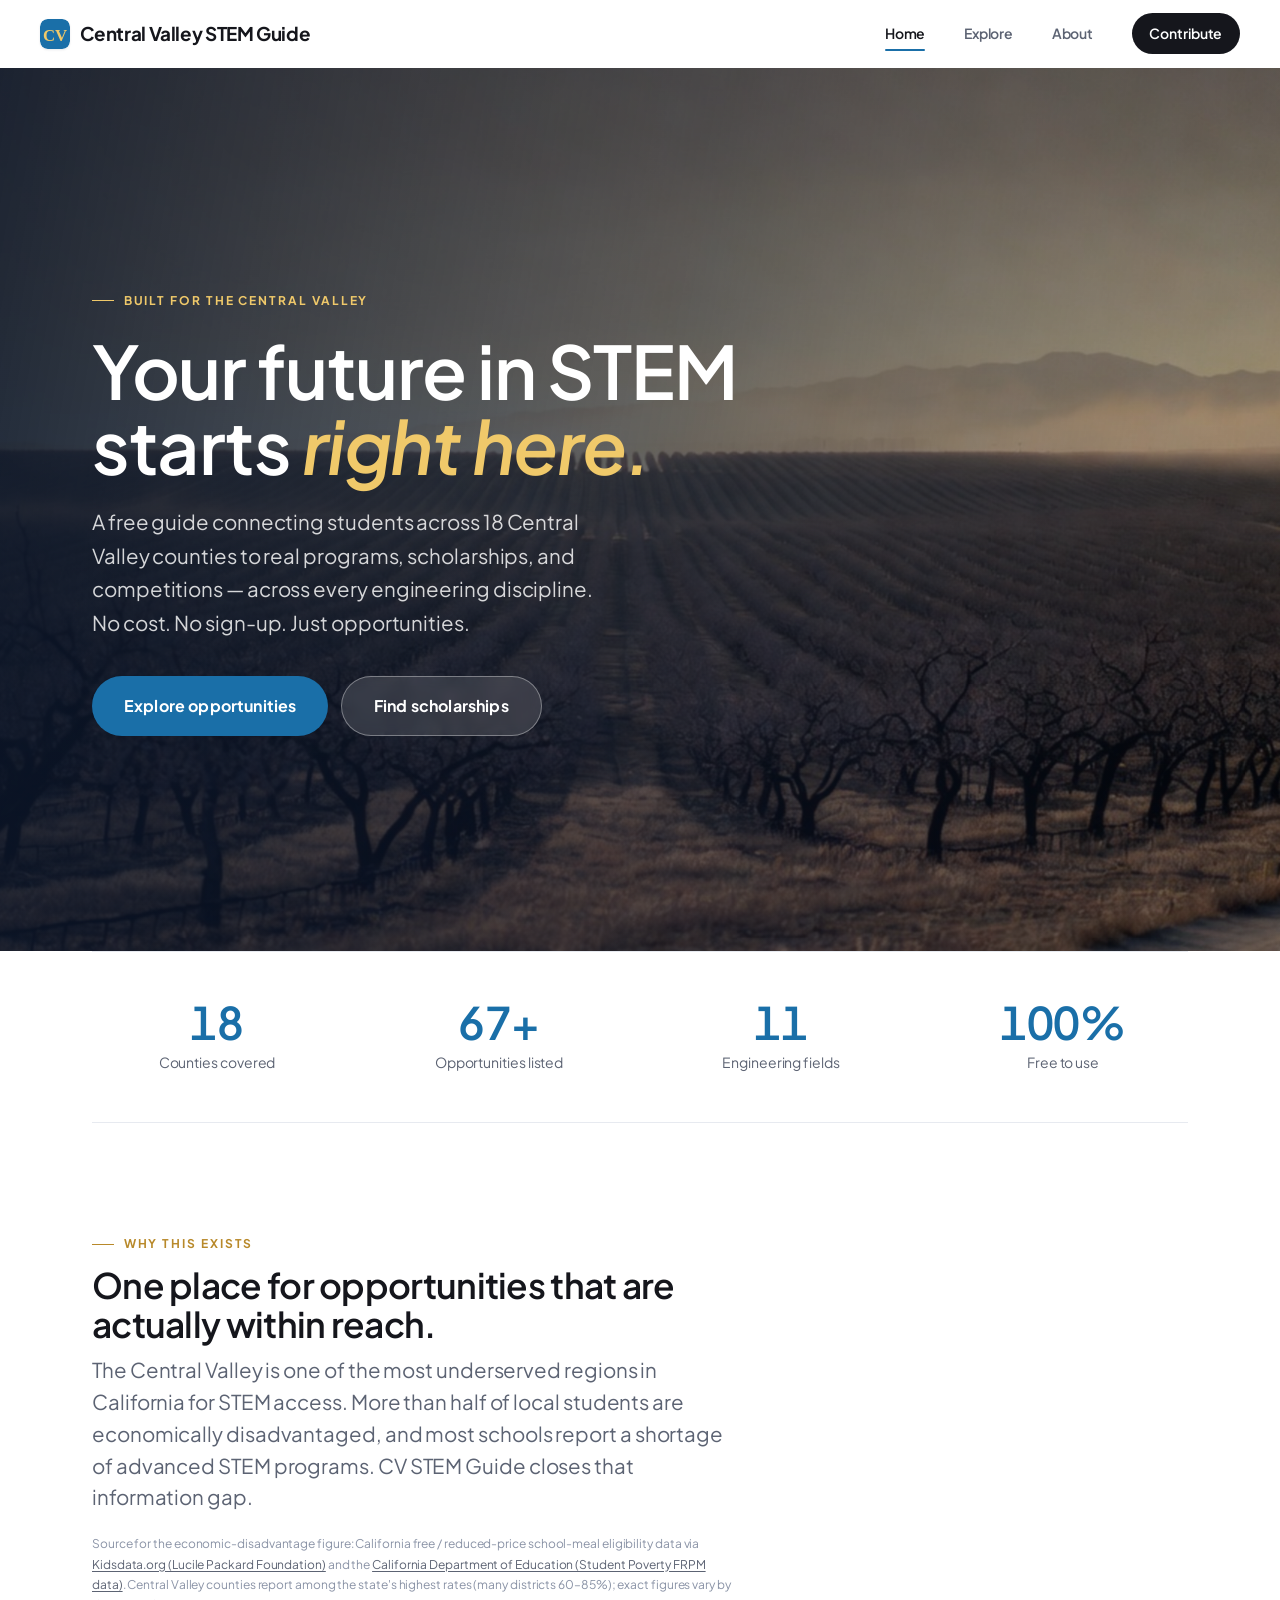
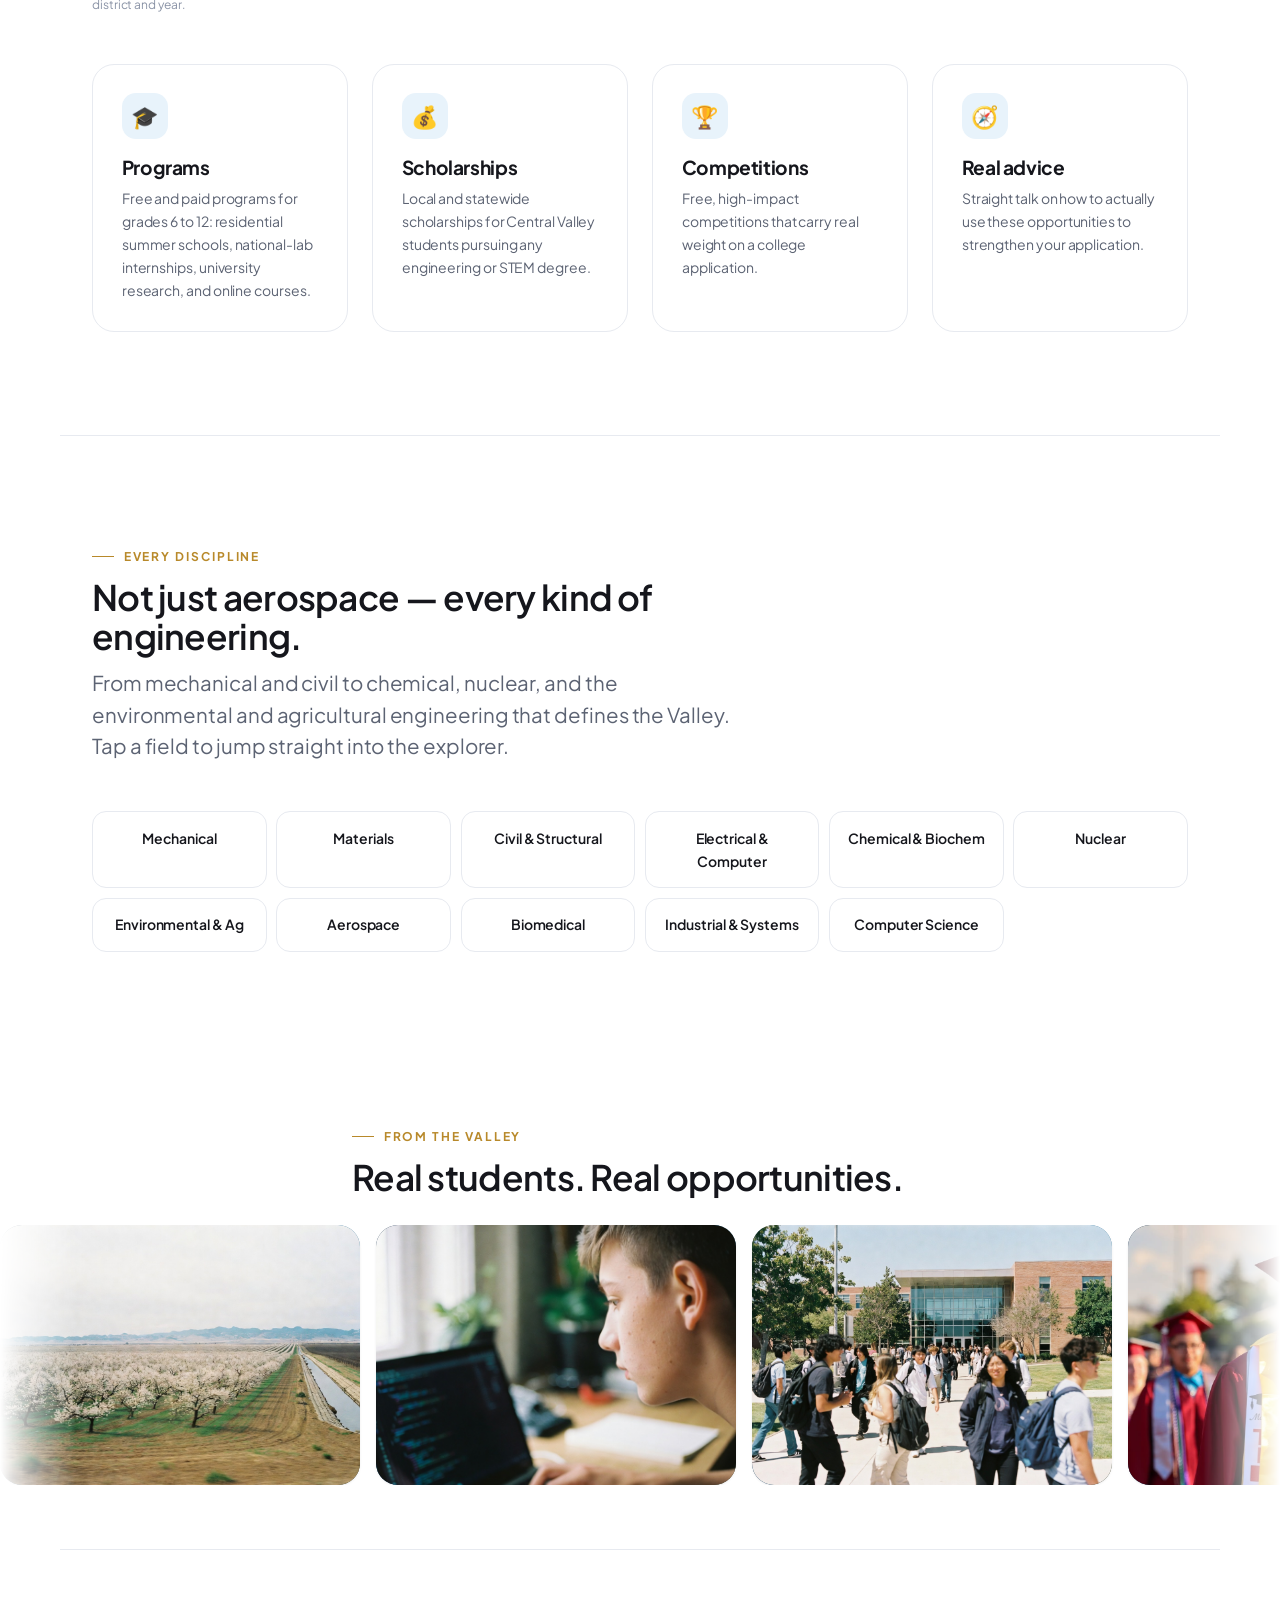
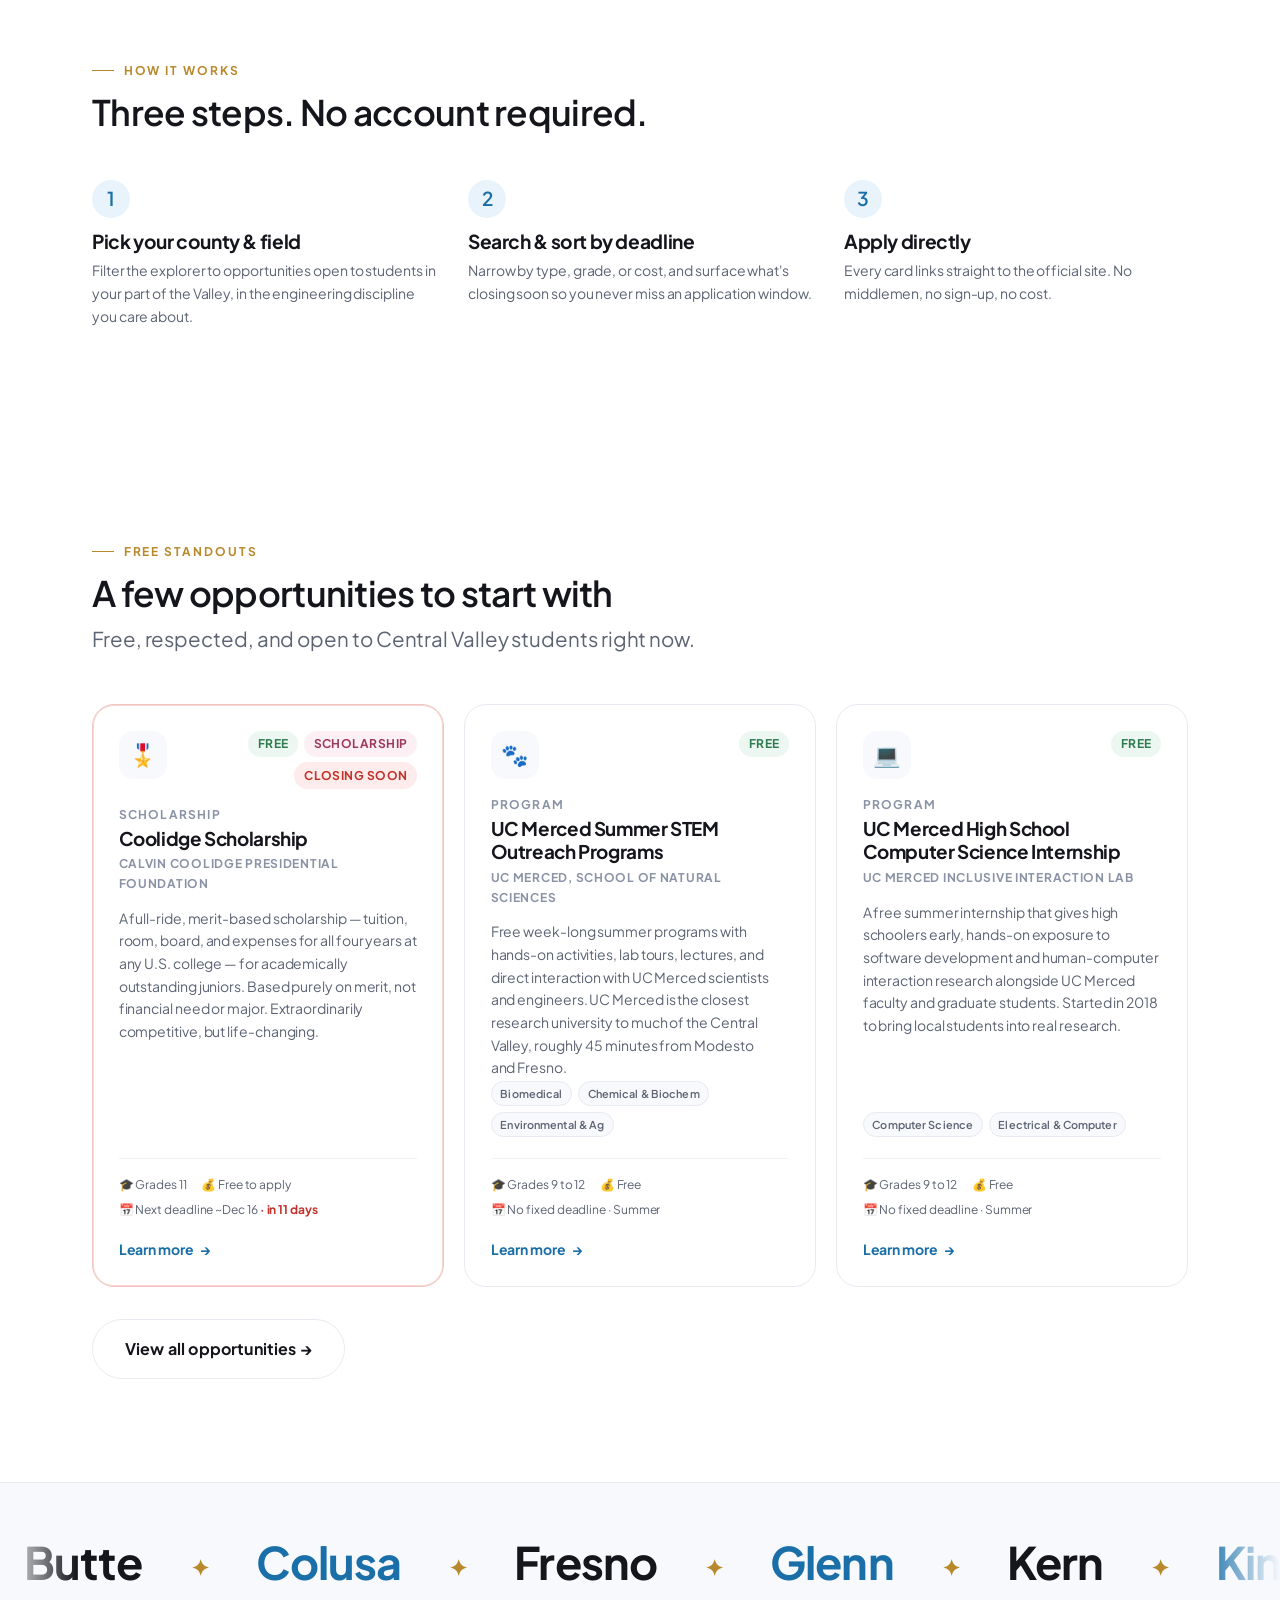
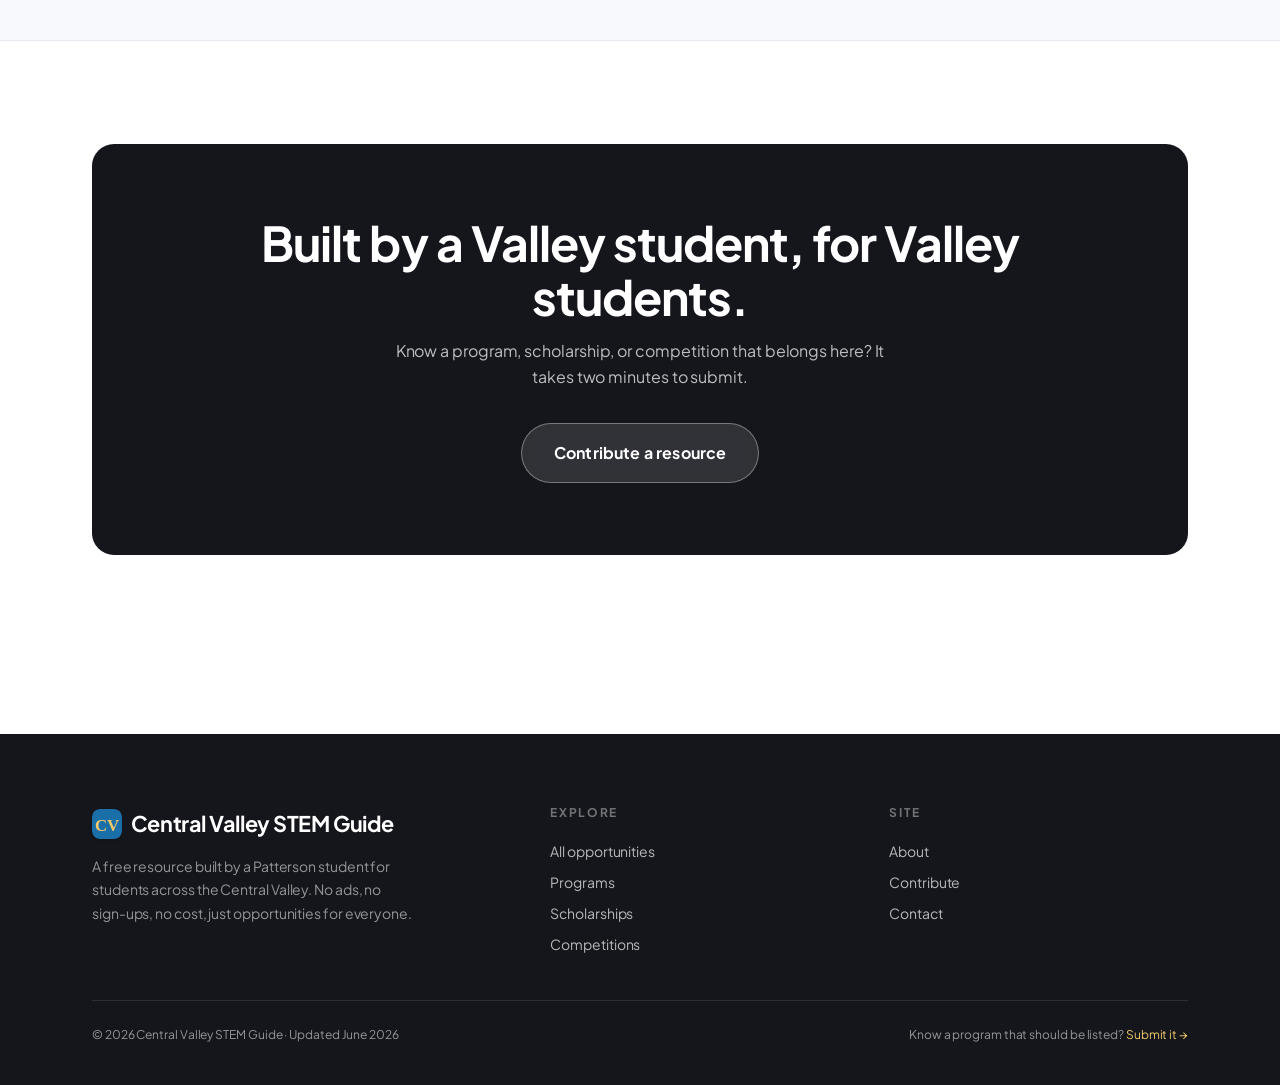
<file: index.html>
<!DOCTYPE html>
<html lang="en">
<head>
<meta charset="UTF-8">
<meta name="viewport" content="width=device-width, initial-scale=1.0">
<title>CV STEM Guide — Free STEM Programs & Scholarships for Central Valley Students</title>
<meta name="description" content="A free guide connecting students across 18 Central Valley counties to real STEM programs, scholarships, and competitions in every engineering discipline. No cost. No sign-up. Just opportunities.">
<link rel="canonical" href="https://cvstemguide.com/">
<meta name="theme-color" content="#1a6fa8">

<meta property="og:title" content="CV STEM Guide — Free STEM Opportunities for Central Valley Students">
<meta property="og:description" content="Real STEM programs, scholarships, and competitions across every engineering discipline, for students in all 18 Central Valley counties. Free, no sign-up.">
<meta property="og:type" content="website">
<meta property="og:url" content="https://cvstemguide.com/">
<meta property="og:site_name" content="CV STEM Guide">
<meta property="og:image" content="https://cvstemguide.com/assets/og-cover.svg">

<meta name="twitter:card" content="summary_large_image">
<meta name="twitter:title" content="CV STEM Guide — Free STEM Opportunities for Central Valley Students">
<meta name="twitter:description" content="Real STEM programs, scholarships, and competitions across every engineering discipline. Free, no sign-up.">
<meta name="twitter:image" content="https://cvstemguide.com/assets/og-cover.svg">
<link rel="icon" href="/assets/favicon.svg">
<link rel="preconnect" href="https://fonts.googleapis.com">
<link rel="preconnect" href="https://fonts.gstatic.com" crossorigin>
<link href="https://fonts.googleapis.com/css2?family=Plus+Jakarta+Sans:ital,wght@0,400;0,500;0,600;0,700;0,800;1,500;1,600;1,700&display=swap" rel="stylesheet">
<link rel="stylesheet" href="/styles/base.css">
<link rel="stylesheet" href="/styles/components.css">
</head>
<body>

<header class="nav">
  <a href="/" class="nav-logo" aria-label="Central Valley STEM Guide home">
    <svg class="logo-badge" viewBox="0 0 100 100" width="30" height="30" aria-hidden="true"><rect width="100" height="100" rx="24" fill="#1a6fa8"/><text x="50" y="72" text-anchor="middle" font-size="56" font-weight="700" fill="#f0c96a" font-family="Georgia,serif">CV</text></svg>
    <span>Central Valley STEM Guide</span>
  </a>
  <nav class="nav-links" aria-label="Primary">
    <a href="/" aria-current="page">Home</a>
    <a href="/explore">Explore</a>
    <a href="/about">About</a>
    <a href="/contribute" class="nav-cta">Contribute</a>
  </nav>
  <button class="nav-toggle" aria-label="Toggle menu" aria-expanded="false" aria-controls="primary-nav"><span></span></button>
</header>

<section class="hero">
  <div class="hero-media">
    <div class="hero-parallax" data-parallax="0.18">
      <div class="hero-ph" aria-hidden="true"></div>
      <img class="hero-photo" data-photo src="/assets/hero.jpg" alt="Central Valley landscape" fetchpriority="high">
    </div>
  </div>
  <span class="photo-marker" style="display:none">Replace with real CV photo</span>
  <div class="container hero-inner">
    <span class="eyebrow hero-eyebrow">Built for the Central Valley</span>
    <h1>Your future in STEM<br>starts <em>right here.</em></h1>
    <p class="hero-sub">A free guide connecting students across 18 Central Valley counties to real programs, scholarships, and competitions — across every engineering discipline. No cost. No sign-up. Just opportunities.</p>
    <div class="hero-actions">
      <a href="/explore" class="btn btn-primary btn-lg">Explore opportunities</a>
      <a href="/explore?type=scholarship" class="btn btn-light btn-lg">Find scholarships</a>
    </div>
  </div>
</section>

<div class="container">
  <div class="stats">
    <div class="stat" data-animate><div class="stat-num" data-count-key="counties" data-count-to="18">18</div><div class="stat-label">Counties covered</div></div>
    <div class="stat" data-animate data-delay="1"><div class="stat-num" data-count-key="total" data-suffix="+" data-count-to="50">50+</div><div class="stat-label">Opportunities listed</div></div>
    <div class="stat" data-animate data-delay="2"><div class="stat-num" data-count-key="fields" data-count-to="11">11</div><div class="stat-label">Engineering fields</div></div>
    <div class="stat" data-animate data-delay="3"><div class="stat-num" data-count-to="100" data-suffix="%">100%</div><div class="stat-label">Free to use</div></div>
  </div>
</div>

<section>
  <div class="container">
    <div class="section-head prose" data-animate>
      <span class="eyebrow">Why this exists</span>
      <h2 class="title">One place for opportunities that are actually within reach.</h2>
      <p class="sub">The Central Valley is one of the most underserved regions in California for STEM access. More than half of local students are economically disadvantaged, and most schools report a shortage of advanced STEM programs. CV STEM Guide closes that information gap.</p>
      <p class="stat-sources">
        Source for the economic-disadvantage figure: California free / reduced-price school-meal eligibility data via
        <a href="https://www.kidsdata.org/topic/518/school-meals/table" target="_blank" rel="noopener">Kidsdata.org (Lucile Packard Foundation)</a>
        and the <a href="https://www.cde.ca.gov/ds/ad/filessp.asp" target="_blank" rel="noopener">California Department of Education (Student Poverty FRPM data)</a>.
        Central Valley counties report among the state's highest rates (many districts 60–85%); exact figures vary by district and year.
      </p>
    </div>
    <div class="feature-grid">
      <div class="feature" data-animate><div class="feature-ic">🎓</div><h3>Programs</h3><p>Free and paid programs for grades 6 to 12: residential summer schools, national-lab internships, university research, and online courses.</p></div>
      <div class="feature" data-animate data-delay="1"><div class="feature-ic">💰</div><h3>Scholarships</h3><p>Local and statewide scholarships for Central Valley students pursuing any engineering or STEM degree.</p></div>
      <div class="feature" data-animate data-delay="2"><div class="feature-ic">🏆</div><h3>Competitions</h3><p>Free, high-impact competitions that carry real weight on a college application.</p></div>
      <div class="feature" data-animate data-delay="3"><div class="feature-ic">🧭</div><h3>Real advice</h3><p>Straight talk on how to actually use these opportunities to strengthen your application.</p></div>
    </div>
  </div>
</section>

<hr class="divider container">

<section>
  <div class="container">
    <div class="section-head" data-animate>
      <span class="eyebrow">Every discipline</span>
      <h2 class="title">Not just aerospace — every kind of engineering.</h2>
      <p class="sub">From mechanical and civil to chemical, nuclear, and the environmental and agricultural engineering that defines the Valley. Tap a field to jump straight into the explorer.</p>
    </div>
    <div class="county-grid" id="field-grid" data-animate></div>
  </div>
</section>

<section style="padding-block:clamp(2.5rem,5vw,4rem);overflow:hidden">
  <div class="container section-head" data-animate style="margin-bottom:1.75rem">
    <span class="eyebrow">From the Valley</span>
    <h2 class="title">Real students. Real opportunities.</h2>
  </div>

  <div class="marquee marquee--images" aria-hidden="true">
    <div class="marquee-track">
      <figure class="marquee-img"><div class="photo-ph"><div class="photo-ph-inner"><span class="cam">📷</span><span class="photo-ph-label">Replace with real CV photo</span><span class="photo-ph-sub">Central Valley</span></div></div><img class="ph-photo" data-photo src="/assets/valley-1.jpg" alt="" loading="lazy"></figure>
      <figure class="marquee-img"><div class="photo-ph"><div class="photo-ph-inner"><span class="cam">📷</span><span class="photo-ph-label">Replace with real CV photo</span><span class="photo-ph-sub">Online programs</span></div></div><img class="ph-photo" data-photo src="/assets/valley-2.jpg" alt="" loading="lazy"></figure>
      <figure class="marquee-img"><div class="photo-ph"><div class="photo-ph-inner"><span class="cam">📷</span><span class="photo-ph-label">Replace with real CV photo</span><span class="photo-ph-sub">Summer schools</span></div></div><img class="ph-photo" data-photo src="/assets/valley-3.jpg" alt="" loading="lazy"></figure>
      <figure class="marquee-img"><div class="photo-ph"><div class="photo-ph-inner"><span class="cam">📷</span><span class="photo-ph-label">Replace with real CV photo</span><span class="photo-ph-sub">Scholarships</span></div></div><img class="ph-photo" data-photo src="/assets/valley-4.jpg" alt="" loading="lazy"></figure>
      <figure class="marquee-img"><div class="photo-ph"><div class="photo-ph-inner"><span class="cam">📷</span><span class="photo-ph-label">Replace with real CV photo</span><span class="photo-ph-sub">Research &amp; labs</span></div></div><img class="ph-photo" data-photo src="/assets/valley-5.jpg" alt="" loading="lazy"></figure>
      <figure class="marquee-img"><div class="photo-ph"><div class="photo-ph-inner"><span class="cam">📷</span><span class="photo-ph-label">Replace with real CV photo</span><span class="photo-ph-sub">Central Valley</span></div></div><img class="ph-photo" data-photo src="/assets/valley-1.jpg" alt="" loading="lazy"></figure>
      <figure class="marquee-img"><div class="photo-ph"><div class="photo-ph-inner"><span class="cam">📷</span><span class="photo-ph-label">Replace with real CV photo</span><span class="photo-ph-sub">Online programs</span></div></div><img class="ph-photo" data-photo src="/assets/valley-2.jpg" alt="" loading="lazy"></figure>
      <figure class="marquee-img"><div class="photo-ph"><div class="photo-ph-inner"><span class="cam">📷</span><span class="photo-ph-label">Replace with real CV photo</span><span class="photo-ph-sub">Summer schools</span></div></div><img class="ph-photo" data-photo src="/assets/valley-3.jpg" alt="" loading="lazy"></figure>
      <figure class="marquee-img"><div class="photo-ph"><div class="photo-ph-inner"><span class="cam">📷</span><span class="photo-ph-label">Replace with real CV photo</span><span class="photo-ph-sub">Scholarships</span></div></div><img class="ph-photo" data-photo src="/assets/valley-4.jpg" alt="" loading="lazy"></figure>
      <figure class="marquee-img"><div class="photo-ph"><div class="photo-ph-inner"><span class="cam">📷</span><span class="photo-ph-label">Replace with real CV photo</span><span class="photo-ph-sub">Research &amp; labs</span></div></div><img class="ph-photo" data-photo src="/assets/valley-5.jpg" alt="" loading="lazy"></figure>
    </div>
  </div>
</section>

<hr class="divider container">

<section>
  <div class="container">
    <div class="section-head" data-animate>
      <span class="eyebrow">How it works</span>
      <h2 class="title">Three steps. No account required.</h2>
    </div>
    <div class="steps">
      <div class="step" data-animate><h3>Pick your county & field</h3><p>Filter the explorer to opportunities open to students in your part of the Valley, in the engineering discipline you care about.</p></div>
      <div class="step" data-animate data-delay="1"><h3>Search & sort by deadline</h3><p>Narrow by type, grade, or cost, and surface what's closing soon so you never miss an application window.</p></div>
      <div class="step" data-animate data-delay="2"><h3>Apply directly</h3><p>Every card links straight to the official site. No middlemen, no sign-up, no cost.</p></div>
    </div>
  </div>
</section>

<section>
  <div class="container">
    <div class="section-head" data-animate>
      <span class="eyebrow">Free standouts</span>
      <h2 class="title">A few opportunities to start with</h2>
      <p class="sub">Free, respected, and open to Central Valley students right now.</p>
    </div>
    <div class="card-grid" id="featured-grid" data-animate></div>
    <div style="margin-top:2rem" data-animate>
      <a href="/explore" class="btn btn-ghost btn-lg">View all opportunities →</a>
    </div>
  </div>
</section>

<div class="county-marquee" role="img" aria-label="Serving 18 Central Valley counties">
  <div class="marquee">
    <div class="marquee-track" id="county-marquee-track"></div>
  </div>
</div>

<section>
  <div class="container">
    <div class="cta-band" data-animate>
      <h2>Built by a Valley student, for Valley students.</h2>
      <p>Know a program, scholarship, or competition that belongs here? It takes two minutes to submit.</p>
      <a href="/contribute" class="btn btn-light btn-lg">Contribute a resource</a>
    </div>
  </div>
</section>

<footer class="footer">
  <div class="container">
    <div class="footer-grid">
      <div>
        <div class="footer-logo"><svg class="logo-badge" viewBox="0 0 100 100" width="30" height="30" aria-hidden="true"><rect width="100" height="100" rx="24" fill="#1a6fa8"/><text x="50" y="72" text-anchor="middle" font-size="56" font-weight="700" fill="#f0c96a" font-family="Georgia,serif">CV</text></svg>Central Valley STEM Guide</div>
        <p class="footer-blurb">A free resource built by a Patterson student for students across the Central Valley. No ads, no sign-ups, no cost, just opportunities for everyone.</p>
      </div>
      <div class="footer-col">
        <h4>Explore</h4>
        <a href="/explore">All opportunities</a>
        <a href="/explore?type=program">Programs</a>
        <a href="/explore?type=scholarship">Scholarships</a>
        <a href="/explore?type=competition">Competitions</a>
      </div>
      <div class="footer-col">
        <h4>Site</h4>
        <a href="/about">About</a>
        <a href="/contribute">Contribute</a>
        <a href="mailto:support@cvstemguide.com">Contact</a>
      </div>
    </div>
    <div class="footer-note">
      <span>© <span id="year">2026</span> Central Valley STEM Guide · Updated June 2026</span>
      <span>Know a program that should be listed? <a href="/contribute">Submit it →</a></span>
    </div>
  </div>
</footer>

<script src="/scripts/data.js"></script>
<script src="/scripts/ui.js"></script>
<script src="/scripts/main.js" defer></script>

<script data-goatcounter="https://cvstemguide.goatcounter.com/count" async src="//gc.zgo.at/count.js"></script>
</body>
</html>
</file>
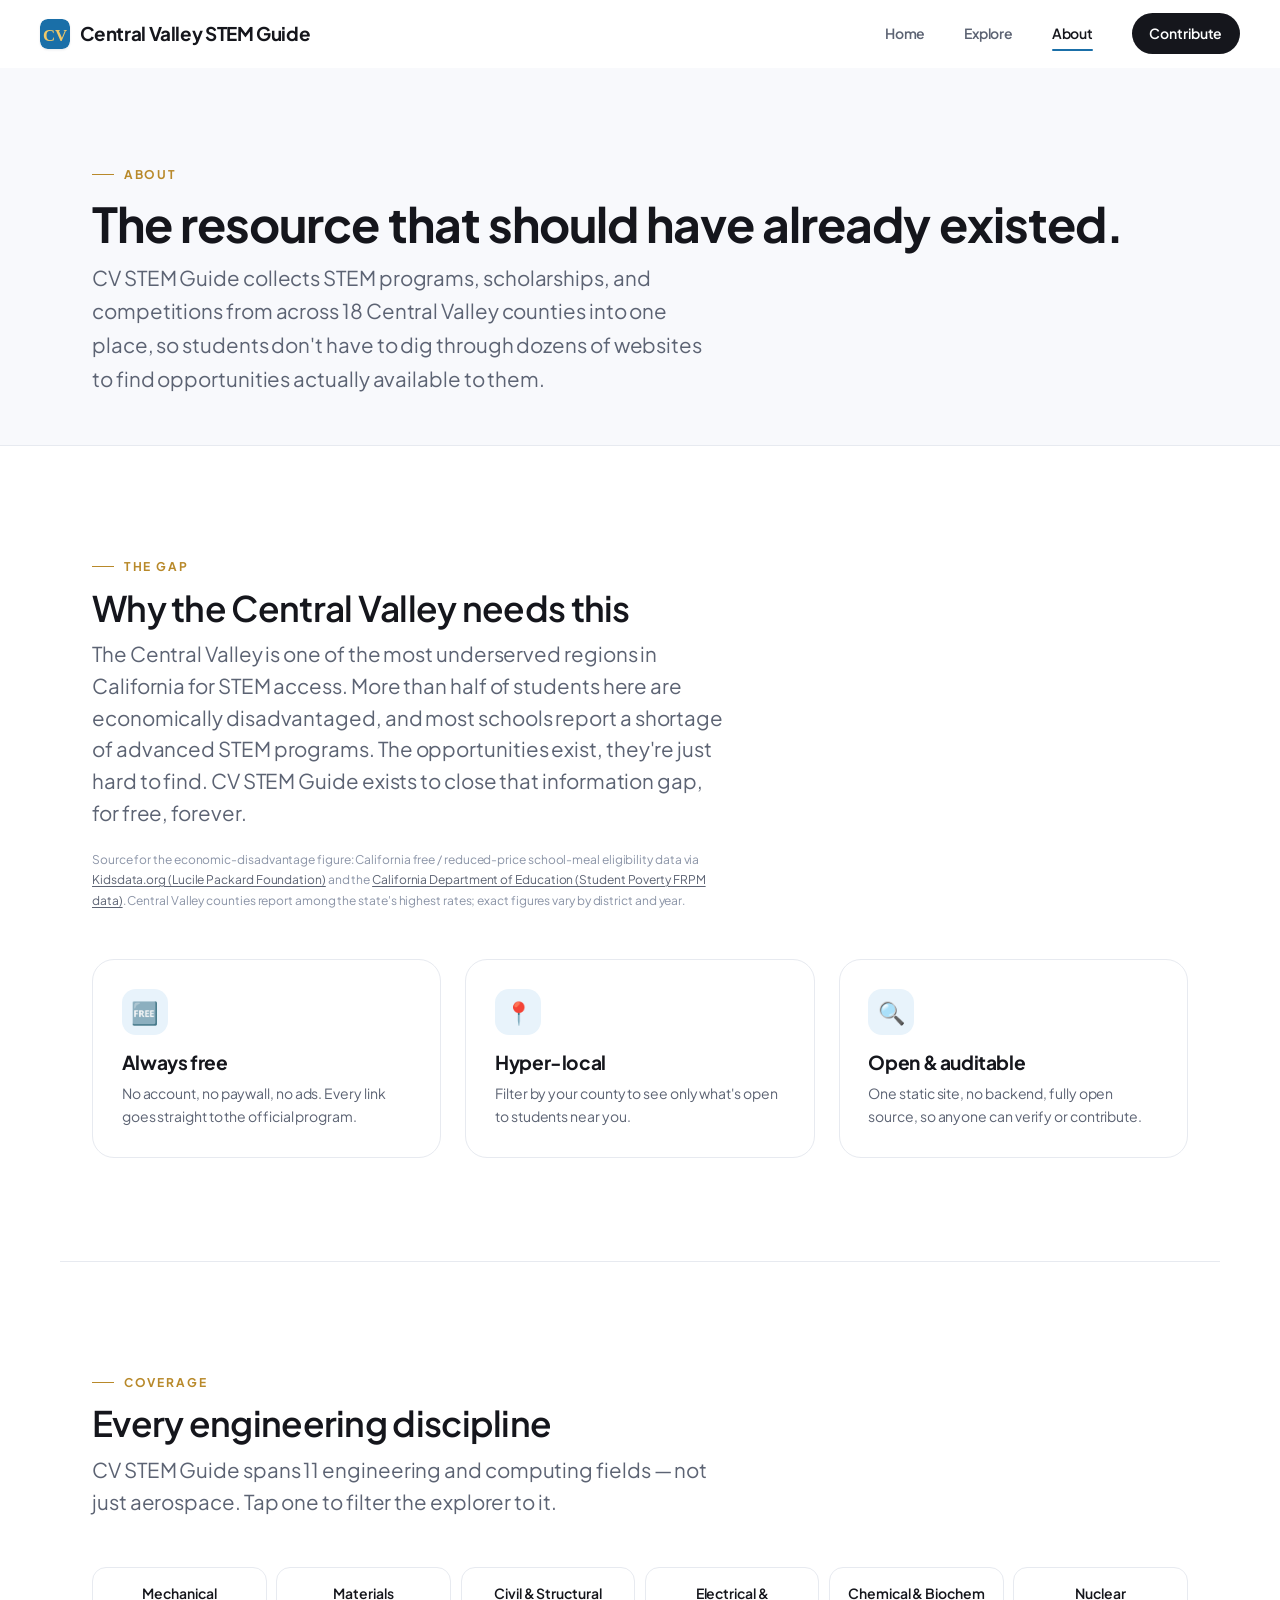
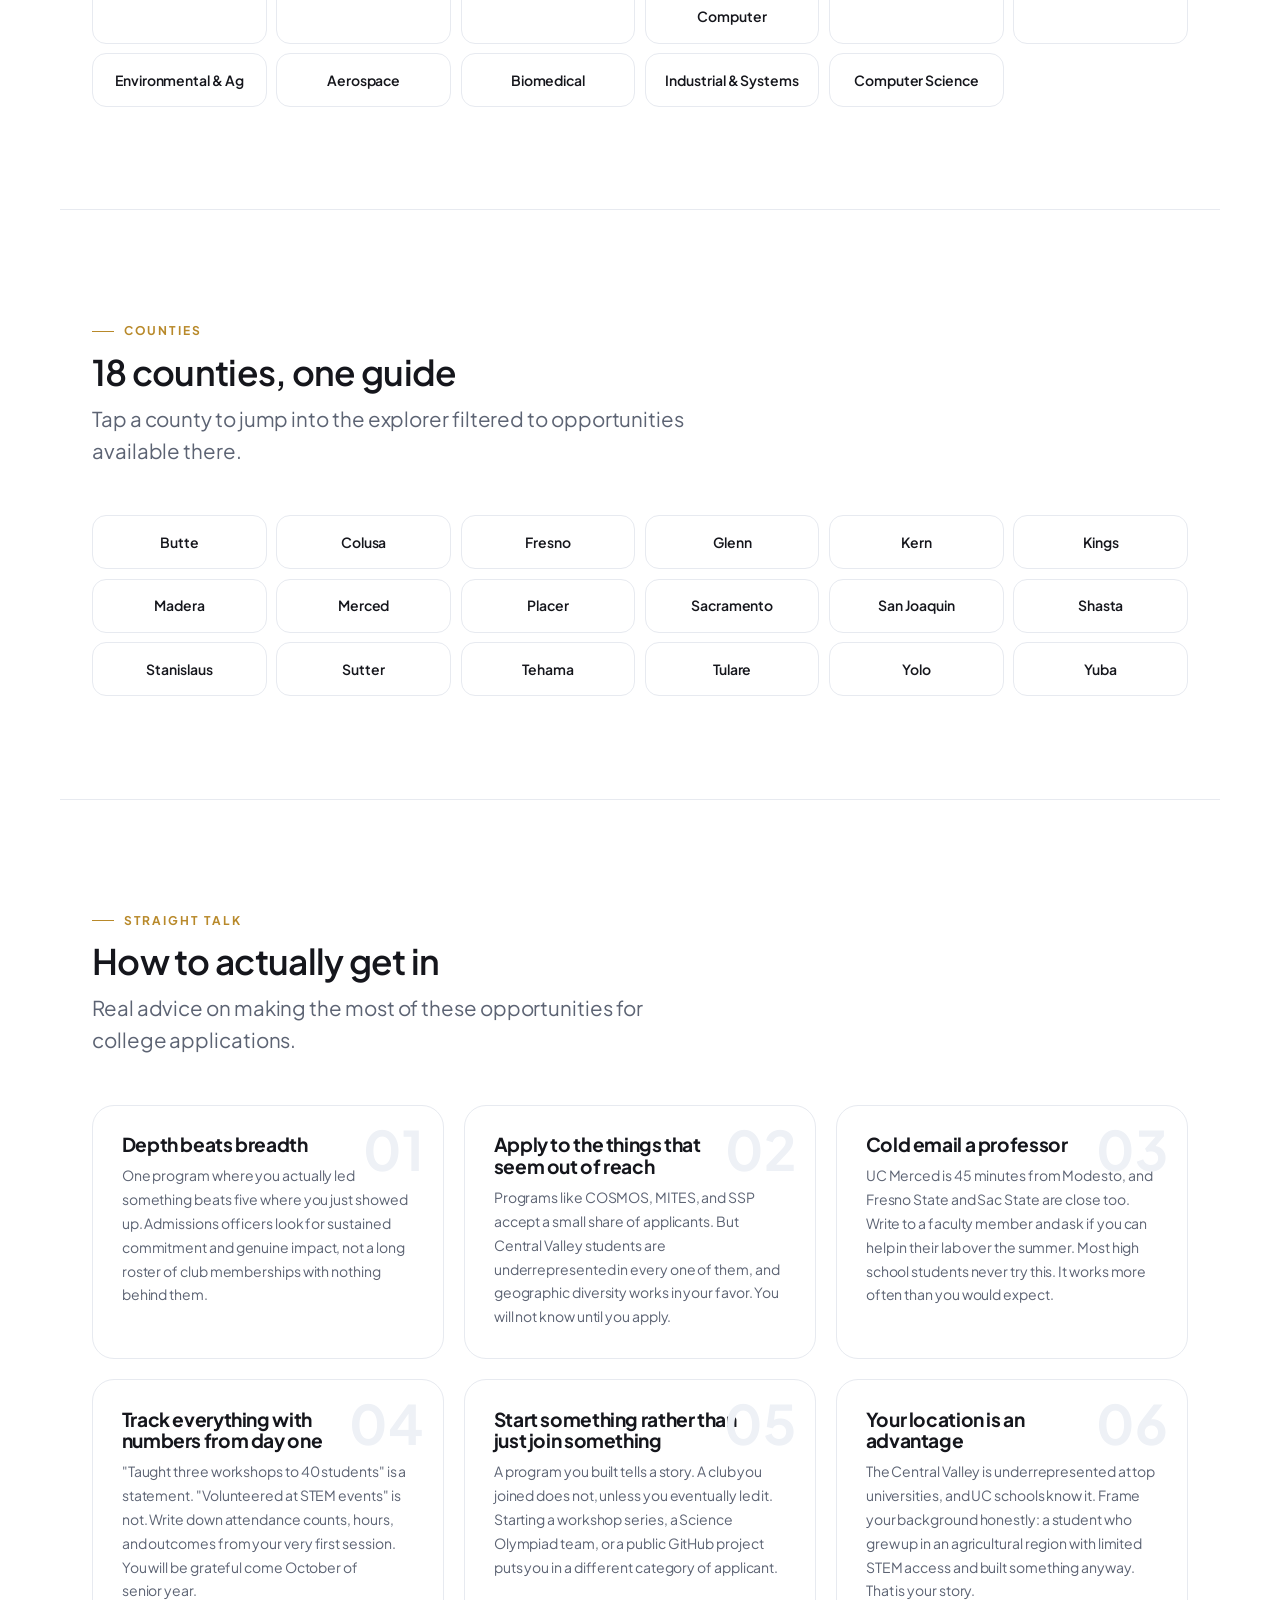
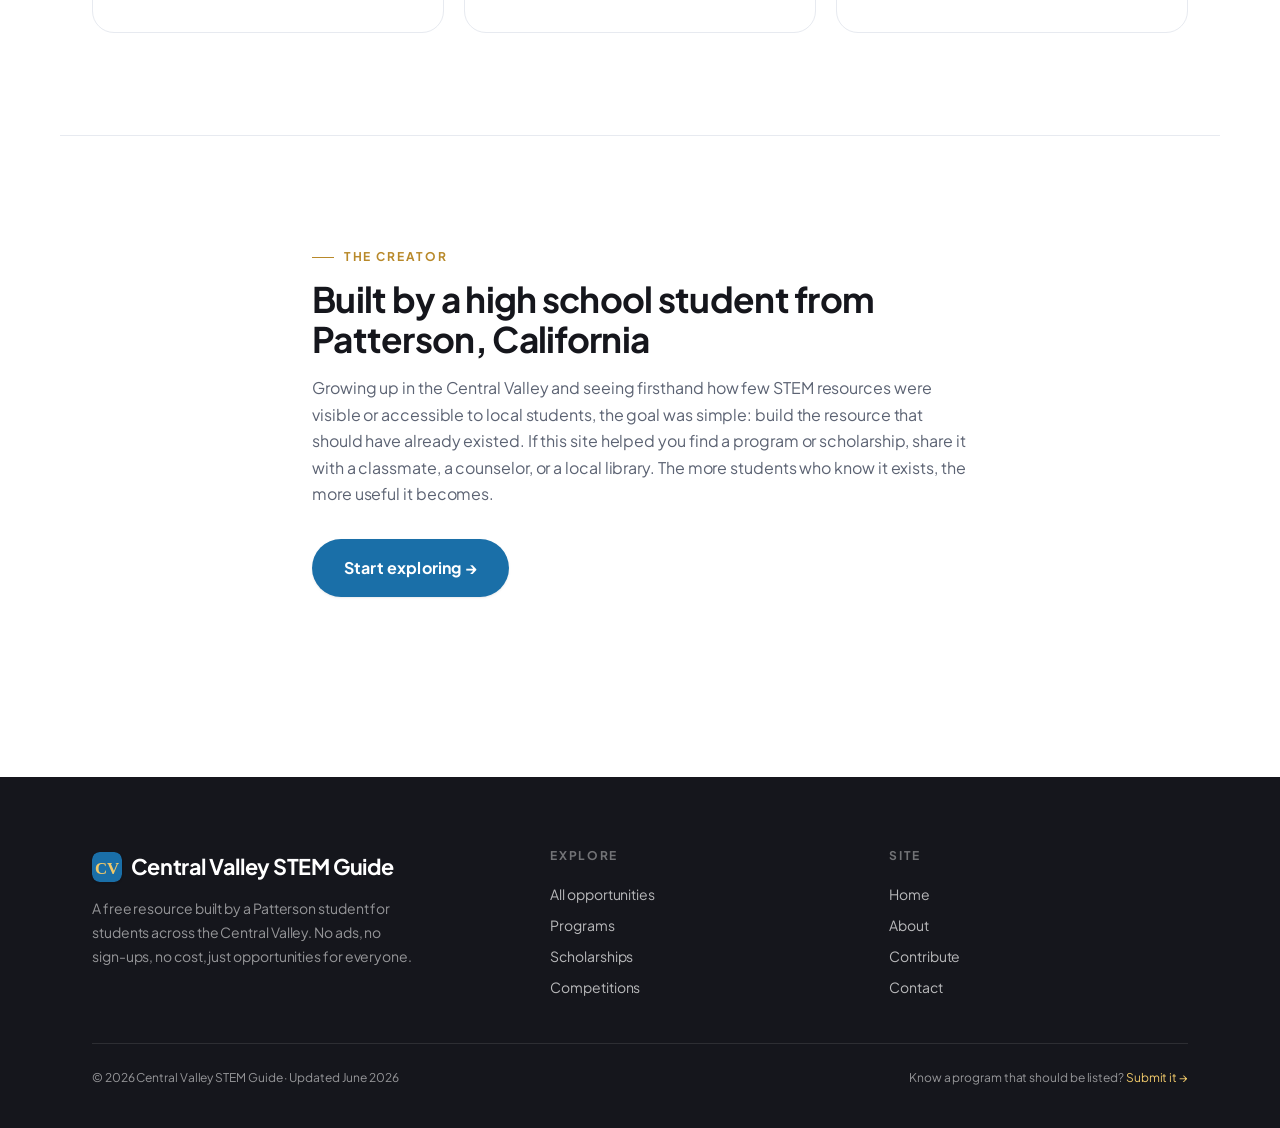
<file: about/index.html>
<!DOCTYPE html>
<html lang="en">
<head>
<meta charset="UTF-8">
<meta name="viewport" content="width=device-width, initial-scale=1.0">
<title>About CV STEM Guide — Closing the Central Valley STEM Gap</title>
<meta name="description" content="CV STEM Guide is a free, no-sign-up resource built by a Central Valley student to close the STEM information gap across 18 counties and every engineering discipline.">
<link rel="canonical" href="https://cvstemguide.com/about">
<meta name="theme-color" content="#1a6fa8">
<meta property="og:title" content="About CV STEM Guide">
<meta property="og:description" content="A free, no-sign-up resource built by a Central Valley student to close the STEM information gap across 18 counties.">
<meta property="og:type" content="website">
<meta property="og:url" content="https://cvstemguide.com/about">
<meta property="og:site_name" content="CV STEM Guide">
<meta property="og:image" content="https://cvstemguide.com/assets/og-cover.svg">
<meta name="twitter:card" content="summary_large_image">
<meta name="twitter:title" content="About CV STEM Guide">
<meta name="twitter:description" content="A free, no-sign-up resource built by a Central Valley student to close the STEM information gap.">
<meta name="twitter:image" content="https://cvstemguide.com/assets/og-cover.svg">
<link rel="icon" href="/assets/favicon.svg">
<link rel="preconnect" href="https://fonts.googleapis.com">
<link rel="preconnect" href="https://fonts.gstatic.com" crossorigin>
<link href="https://fonts.googleapis.com/css2?family=Plus+Jakarta+Sans:ital,wght@0,400;0,500;0,600;0,700;0,800;1,500;1,600;1,700&display=swap" rel="stylesheet">
<link rel="stylesheet" href="/styles/base.css">
<link rel="stylesheet" href="/styles/components.css">
</head>
<body>

<header class="nav">
  <a href="/" class="nav-logo" aria-label="Central Valley STEM Guide home">
    <svg class="logo-badge" viewBox="0 0 100 100" width="30" height="30" aria-hidden="true"><rect width="100" height="100" rx="24" fill="#1a6fa8"/><text x="50" y="72" text-anchor="middle" font-size="56" font-weight="700" fill="#f0c96a" font-family="Georgia,serif">CV</text></svg>
    <span>Central Valley STEM Guide</span>
  </a>
  <nav class="nav-links" aria-label="Primary">
    <a href="/">Home</a>
    <a href="/explore">Explore</a>
    <a href="/about" aria-current="page">About</a>
    <a href="/contribute" class="nav-cta">Contribute</a>
  </nav>
  <button class="nav-toggle" aria-label="Toggle menu" aria-expanded="false"><span></span></button>
</header>

<div class="page-head">
  <div class="container">
    <span class="eyebrow">About</span>
    <h1>The resource that should have already existed.</h1>
    <p>CV STEM Guide collects STEM programs, scholarships, and competitions from across 18 Central Valley counties into one place, so students don't have to dig through dozens of websites to find opportunities actually available to them.</p>
  </div>
</div>

<section>
  <div class="container">
    <div class="section-head prose" data-animate>
      <span class="eyebrow">The gap</span>
      <h2 class="title">Why the Central Valley needs this</h2>
      <p class="sub">The Central Valley is one of the most underserved regions in California for STEM access. More than half of students here are economically disadvantaged, and most schools report a shortage of advanced STEM programs. The opportunities exist, they're just hard to find. CV STEM Guide exists to close that information gap, for free, forever.</p>
      <p class="stat-sources">
        Source for the economic-disadvantage figure: California free / reduced-price school-meal eligibility data via
        <a href="https://www.kidsdata.org/topic/518/school-meals/table" target="_blank" rel="noopener">Kidsdata.org (Lucile Packard Foundation)</a>
        and the <a href="https://www.cde.ca.gov/ds/ad/filessp.asp" target="_blank" rel="noopener">California Department of Education (Student Poverty FRPM data)</a>.
        Central Valley counties report among the state's highest rates; exact figures vary by district and year.
      </p>
    </div>
    <div class="feature-grid">
      <div class="feature" data-animate><div class="feature-ic">🆓</div><h3>Always free</h3><p>No account, no paywall, no ads. Every link goes straight to the official program.</p></div>
      <div class="feature" data-animate data-delay="1"><div class="feature-ic">📍</div><h3>Hyper-local</h3><p>Filter by your county to see only what's open to students near you.</p></div>
      <div class="feature" data-animate data-delay="2"><div class="feature-ic">🔍</div><h3>Open & auditable</h3><p>One static site, no backend, fully open source, so anyone can verify or contribute.</p></div>
    </div>
  </div>
</section>

<hr class="divider container">

<section>
  <div class="container">
    <div class="section-head" data-animate>
      <span class="eyebrow">Coverage</span>
      <h2 class="title">Every engineering discipline</h2>
      <p class="sub">CV STEM Guide spans 11 engineering and computing fields — not just aerospace. Tap one to filter the explorer to it.</p>
    </div>
    <div class="county-grid" id="field-grid" data-animate></div>
  </div>
</section>

<hr class="divider container">

<section>
  <div class="container">
    <div class="section-head" data-animate>
      <span class="eyebrow">Counties</span>
      <h2 class="title">18 counties, one guide</h2>
      <p class="sub">Tap a county to jump into the explorer filtered to opportunities available there.</p>
    </div>
    <div class="county-grid" id="county-grid" data-animate></div>
  </div>
</section>

<hr class="divider container">

<section>
  <div class="container">
    <div class="section-head" data-animate>
      <span class="eyebrow">Straight talk</span>
      <h2 class="title">How to actually get in</h2>
      <p class="sub">Real advice on making the most of these opportunities for college applications.</p>
    </div>
    <div class="tips-grid" id="tips-grid"></div>
  </div>
</section>

<hr class="divider container">

<section>
  <div class="container prose" data-animate>
    <span class="eyebrow">The creator</span>
    <h2 class="title" style="font-family:var(--font-display);font-size:var(--fs-h2);margin:.75rem 0 1rem">Built by a high school student from Patterson, California</h2>
    <p class="muted">Growing up in the Central Valley and seeing firsthand how few STEM resources were visible or accessible to local students, the goal was simple: build the resource that should have already existed. If this site helped you find a program or scholarship, share it with a classmate, a counselor, or a local library. The more students who know it exists, the more useful it becomes.</p>
    <div style="margin-top:2rem">
      <a href="/explore" class="btn btn-primary btn-lg">Start exploring →</a>
    </div>
  </div>
</section>

<footer class="footer">
  <div class="container">
    <div class="footer-grid">
      <div>
        <div class="footer-logo"><svg class="logo-badge" viewBox="0 0 100 100" width="30" height="30" aria-hidden="true"><rect width="100" height="100" rx="24" fill="#1a6fa8"/><text x="50" y="72" text-anchor="middle" font-size="56" font-weight="700" fill="#f0c96a" font-family="Georgia,serif">CV</text></svg>Central Valley STEM Guide</div>
        <p class="footer-blurb">A free resource built by a Patterson student for students across the Central Valley. No ads, no sign-ups, no cost, just opportunities for everyone.</p>
      </div>
      <div class="footer-col">
        <h4>Explore</h4>
        <a href="/explore">All opportunities</a>
        <a href="/explore?type=program">Programs</a>
        <a href="/explore?type=scholarship">Scholarships</a>
        <a href="/explore?type=competition">Competitions</a>
      </div>
      <div class="footer-col">
        <h4>Site</h4>
        <a href="/">Home</a>
        <a href="/about">About</a>
        <a href="/contribute">Contribute</a>
        <a href="mailto:support@cvstemguide.com">Contact</a>
      </div>
    </div>
    <div class="footer-note">
      <span>© <span id="year">2026</span> Central Valley STEM Guide · Updated June 2026</span>
      <span>Know a program that should be listed? <a href="/contribute">Submit it →</a></span>
    </div>
  </div>
</footer>

<script src="/scripts/data.js"></script>
<script src="/scripts/ui.js"></script>
<script src="/scripts/main.js" defer></script>

<script data-goatcounter="https://cvstemguide.goatcounter.com/count" async src="//gc.zgo.at/count.js"></script>
</body>
</html>
</file>
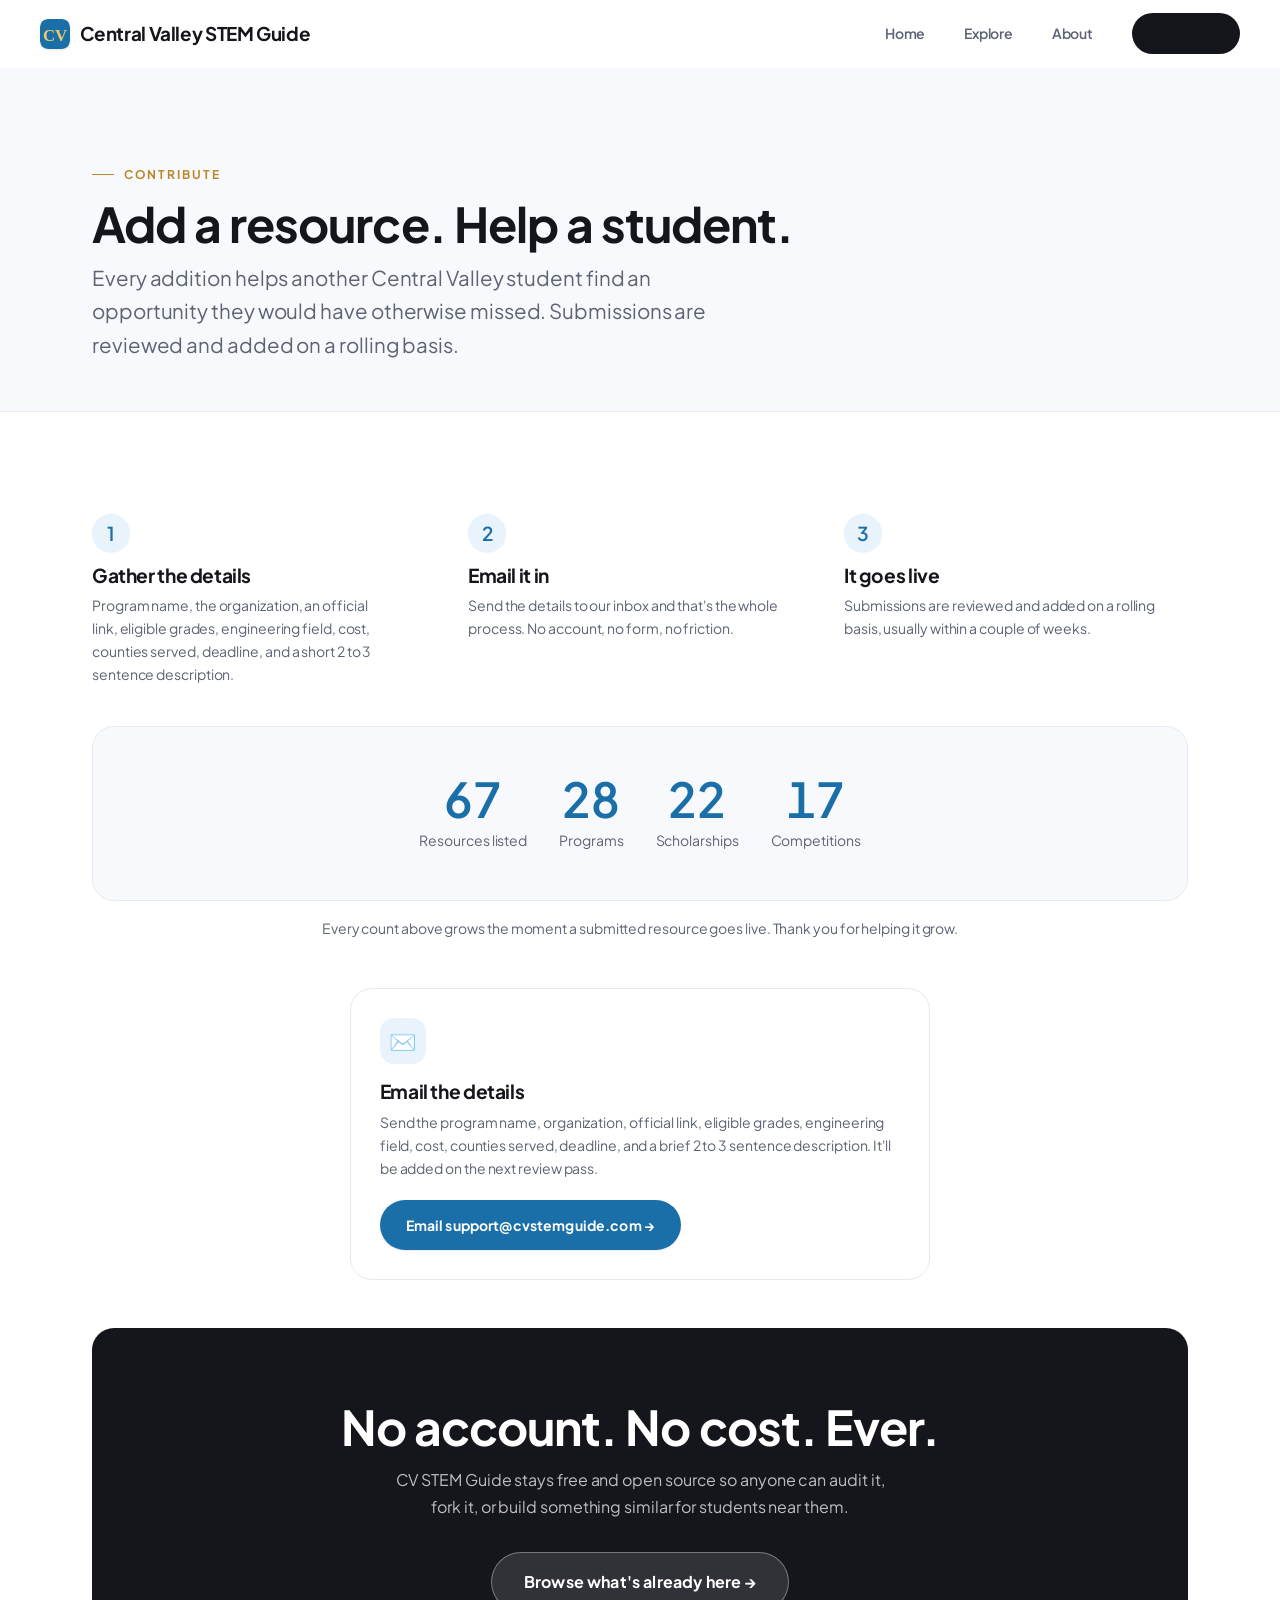
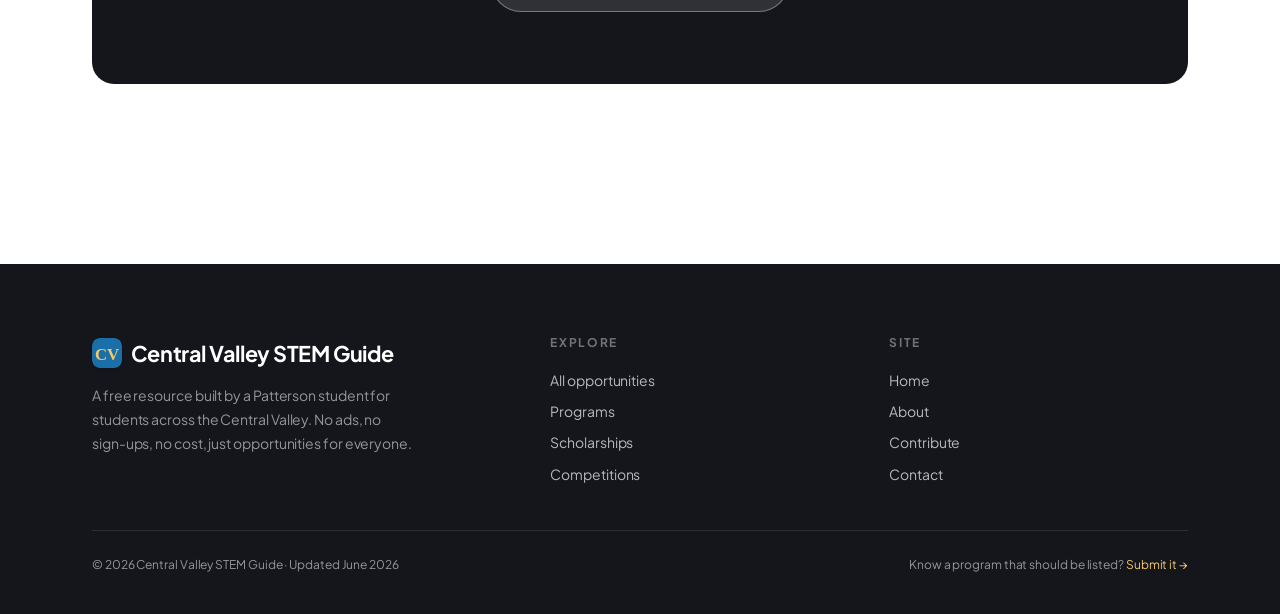
<file: contribute/index.html>
<!DOCTYPE html>
<html lang="en">
<head>
<meta charset="UTF-8">
<meta name="viewport" content="width=device-width, initial-scale=1.0">
<title>Contribute a Resource — CV STEM Guide</title>
<meta name="description" content="Know a STEM program, scholarship, or competition for Central Valley students? Submit it in two minutes to help another student find it. No account required.">
<link rel="canonical" href="https://cvstemguide.com/contribute">
<meta name="theme-color" content="#1a6fa8">
<meta property="og:title" content="Contribute a Resource — CV STEM Guide">
<meta property="og:description" content="Know a STEM program, scholarship, or competition for Central Valley students? Submit it in two minutes.">
<meta property="og:type" content="website">
<meta property="og:url" content="https://cvstemguide.com/contribute">
<meta property="og:site_name" content="CV STEM Guide">
<meta property="og:image" content="https://cvstemguide.com/assets/og-cover.svg">
<meta name="twitter:card" content="summary_large_image">
<meta name="twitter:title" content="Contribute a Resource — CV STEM Guide">
<meta name="twitter:description" content="Know a STEM program, scholarship, or competition for Central Valley students? Submit it in two minutes.">
<meta name="twitter:image" content="https://cvstemguide.com/assets/og-cover.svg">
<link rel="icon" href="/assets/favicon.svg">
<link rel="preconnect" href="https://fonts.googleapis.com">
<link rel="preconnect" href="https://fonts.gstatic.com" crossorigin>
<link href="https://fonts.googleapis.com/css2?family=Plus+Jakarta+Sans:ital,wght@0,400;0,500;0,600;0,700;0,800;1,500;1,600;1,700&display=swap" rel="stylesheet">
<link rel="stylesheet" href="/styles/base.css">
<link rel="stylesheet" href="/styles/components.css">
</head>
<body>

<header class="nav">
  <a href="/" class="nav-logo" aria-label="Central Valley STEM Guide home">
    <svg class="logo-badge" viewBox="0 0 100 100" width="30" height="30" aria-hidden="true"><rect width="100" height="100" rx="24" fill="#1a6fa8"/><text x="50" y="72" text-anchor="middle" font-size="56" font-weight="700" fill="#f0c96a" font-family="Georgia,serif">CV</text></svg>
    <span>Central Valley STEM Guide</span>
  </a>
  <nav class="nav-links" aria-label="Primary">
    <a href="/">Home</a>
    <a href="/explore">Explore</a>
    <a href="/about">About</a>
    <a href="/contribute" class="nav-cta" aria-current="page">Contribute</a>
  </nav>
  <button class="nav-toggle" aria-label="Toggle menu" aria-expanded="false"><span></span></button>
</header>

<div class="page-head">
  <div class="container">
    <span class="eyebrow">Contribute</span>
    <h1>Add a resource. Help a student.</h1>
    <p>Every addition helps another Central Valley student find an opportunity they would have otherwise missed. Submissions are reviewed and added on a rolling basis.</p>
  </div>
</div>

<section>
  <div class="container">
    <div class="steps">
      <div class="step" data-animate><h3>Gather the details</h3><p>Program name, the organization, an official link, eligible grades, engineering field, cost, counties served, deadline, and a short 2 to 3 sentence description.</p></div>
      <div class="step" data-animate data-delay="1"><h3>Email it in</h3><p>Send the details to our inbox and that's the whole process. No account, no form, no friction.</p></div>
      <div class="step" data-animate data-delay="2"><h3>It goes live</h3><p>Submissions are reviewed and added on a rolling basis, usually within a couple of weeks.</p></div>
    </div>

    <div class="counter-band" data-animate>
      <div class="counter-item">
        <div class="counter-num" data-count-key="total" data-count-to="0">0</div>
        <div class="counter-label">Resources listed</div>
      </div>
      <div class="counter-item">
        <div class="counter-num" data-count-key="programs" data-count-to="0">0</div>
        <div class="counter-label">Programs</div>
      </div>
      <div class="counter-item">
        <div class="counter-num" data-count-key="scholarships" data-count-to="0">0</div>
        <div class="counter-label">Scholarships</div>
      </div>
      <div class="counter-item">
        <div class="counter-num" data-count-key="competitions" data-count-to="0">0</div>
        <div class="counter-label">Competitions</div>
      </div>
    </div>
    <p class="text-center muted" style="margin-top:1rem;font-size:var(--fs-sm)">Every count above grows the moment a submitted resource goes live. Thank you for helping it grow.</p>

    <div class="feature-grid" style="margin:3rem auto 0;max-width:580px">
      <div class="feature" data-animate>
        <div class="feature-ic">✉️</div>
        <h3>Email the details</h3>
        <p>Send the program name, organization, official link, eligible grades, engineering field, cost, counties served, deadline, and a brief 2 to 3 sentence description. It'll be added on the next review pass.</p>
        <p style="margin-top:1.2rem"><a class="btn btn-primary" href="mailto:support@cvstemguide.com?subject=New%20resource%20for%20CV%20STEM%20Guide&body=Program%20name%3A%0AOrganization%3A%0AOfficial%20link%3A%0AEligible%20grades%3A%0AEngineering%20field%3A%0ACost%20(free%2Fpaid)%3A%0ACounties%20served%3A%0ADeadline%3A%0ADescription%20(2-3%20sentences)%3A">Email support@cvstemguide.com →</a></p>
      </div>
    </div>

    <div class="cta-band" style="margin-top:3rem" data-animate>
      <h2>No account. No cost. Ever.</h2>
      <p>CV STEM Guide stays free and open source so anyone can audit it, fork it, or build something similar for students near them.</p>
      <a href="/explore" class="btn btn-light btn-lg">Browse what's already here →</a>
    </div>
  </div>
</section>

<footer class="footer">
  <div class="container">
    <div class="footer-grid">
      <div>
        <div class="footer-logo"><svg class="logo-badge" viewBox="0 0 100 100" width="30" height="30" aria-hidden="true"><rect width="100" height="100" rx="24" fill="#1a6fa8"/><text x="50" y="72" text-anchor="middle" font-size="56" font-weight="700" fill="#f0c96a" font-family="Georgia,serif">CV</text></svg>Central Valley STEM Guide</div>
        <p class="footer-blurb">A free resource built by a Patterson student for students across the Central Valley. No ads, no sign-ups, no cost, just opportunities for everyone.</p>
      </div>
      <div class="footer-col">
        <h4>Explore</h4>
        <a href="/explore">All opportunities</a>
        <a href="/explore?type=program">Programs</a>
        <a href="/explore?type=scholarship">Scholarships</a>
        <a href="/explore?type=competition">Competitions</a>
      </div>
      <div class="footer-col">
        <h4>Site</h4>
        <a href="/">Home</a>
        <a href="/about">About</a>
        <a href="/contribute">Contribute</a>
        <a href="mailto:support@cvstemguide.com">Contact</a>
      </div>
    </div>
    <div class="footer-note">
      <span>© <span id="year">2026</span> Central Valley STEM Guide · Updated June 2026</span>
      <span>Know a program that should be listed? <a href="/contribute">Submit it →</a></span>
    </div>
  </div>
</footer>

<script src="/scripts/data.js"></script>
<script src="/scripts/ui.js"></script>
<script src="/scripts/main.js" defer></script>

<script data-goatcounter="https://cvstemguide.goatcounter.com/count" async src="//gc.zgo.at/count.js"></script>
</body>
</html>
</file>
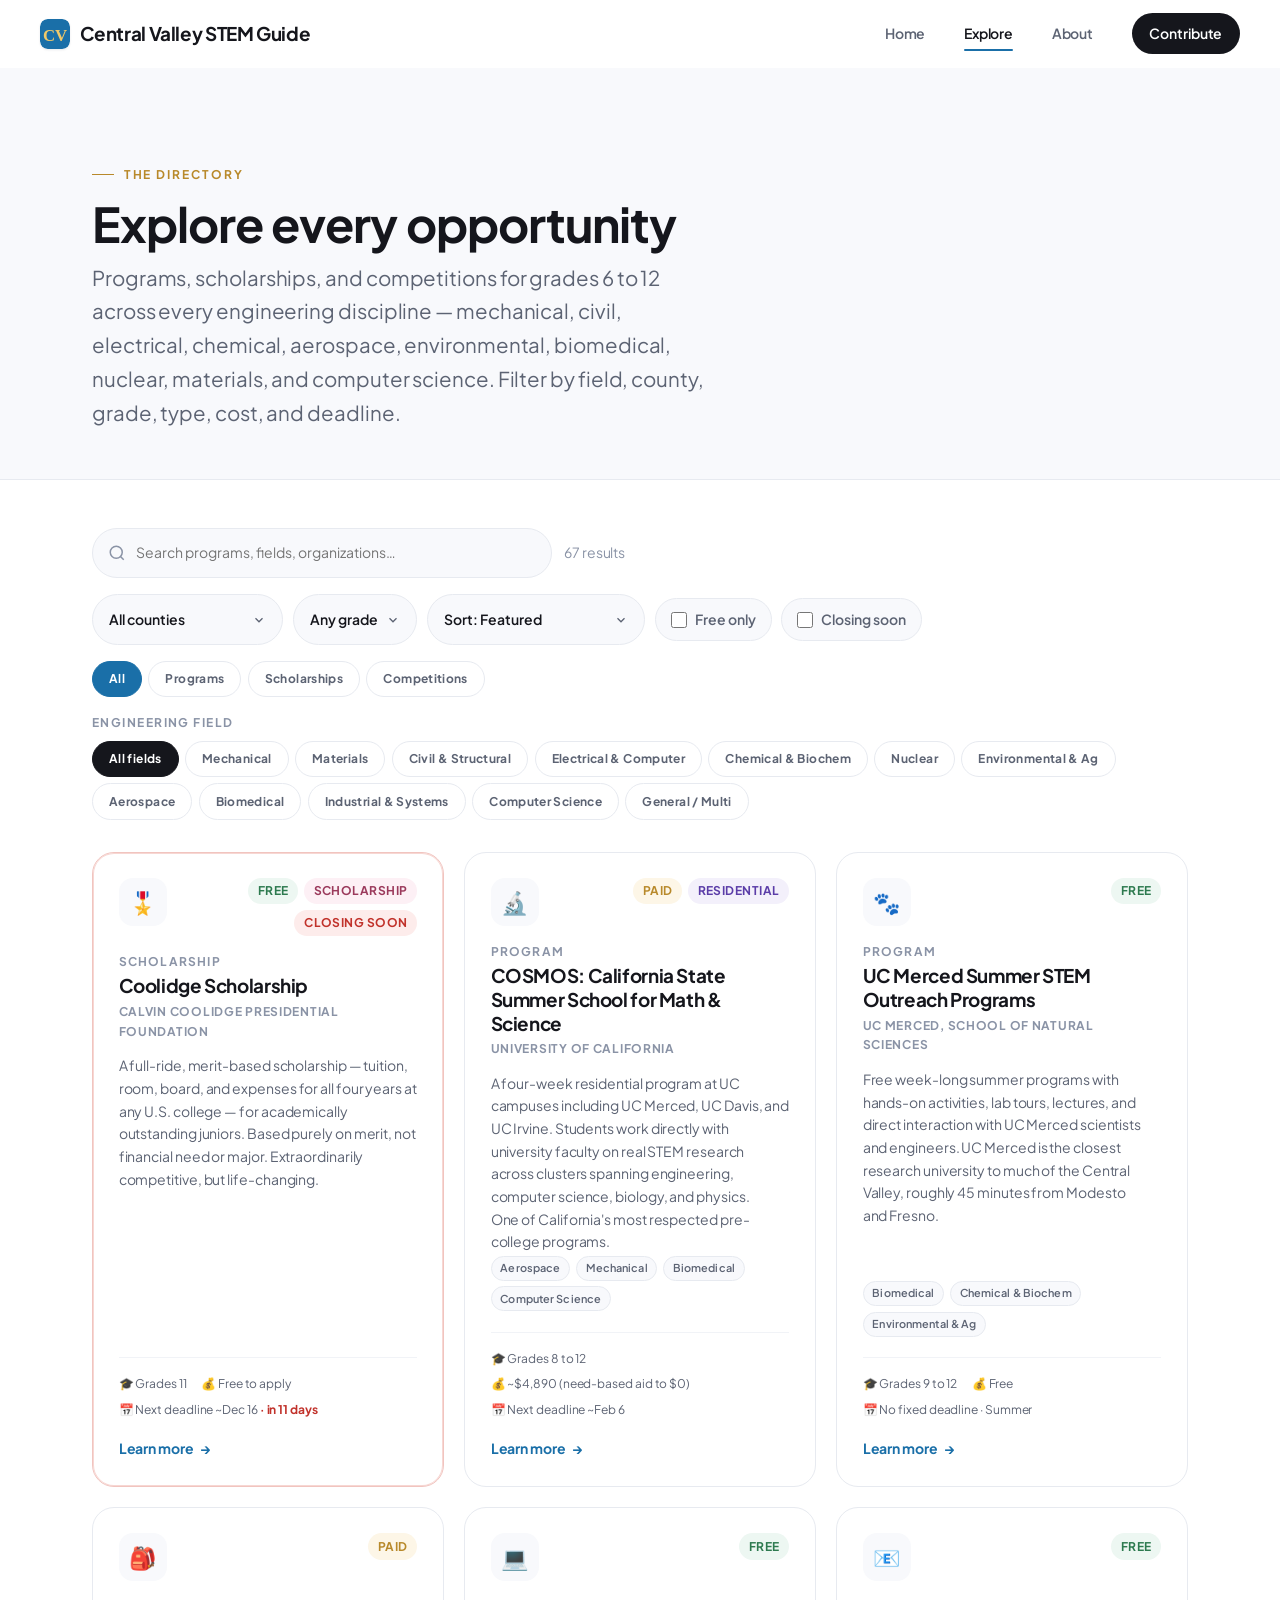
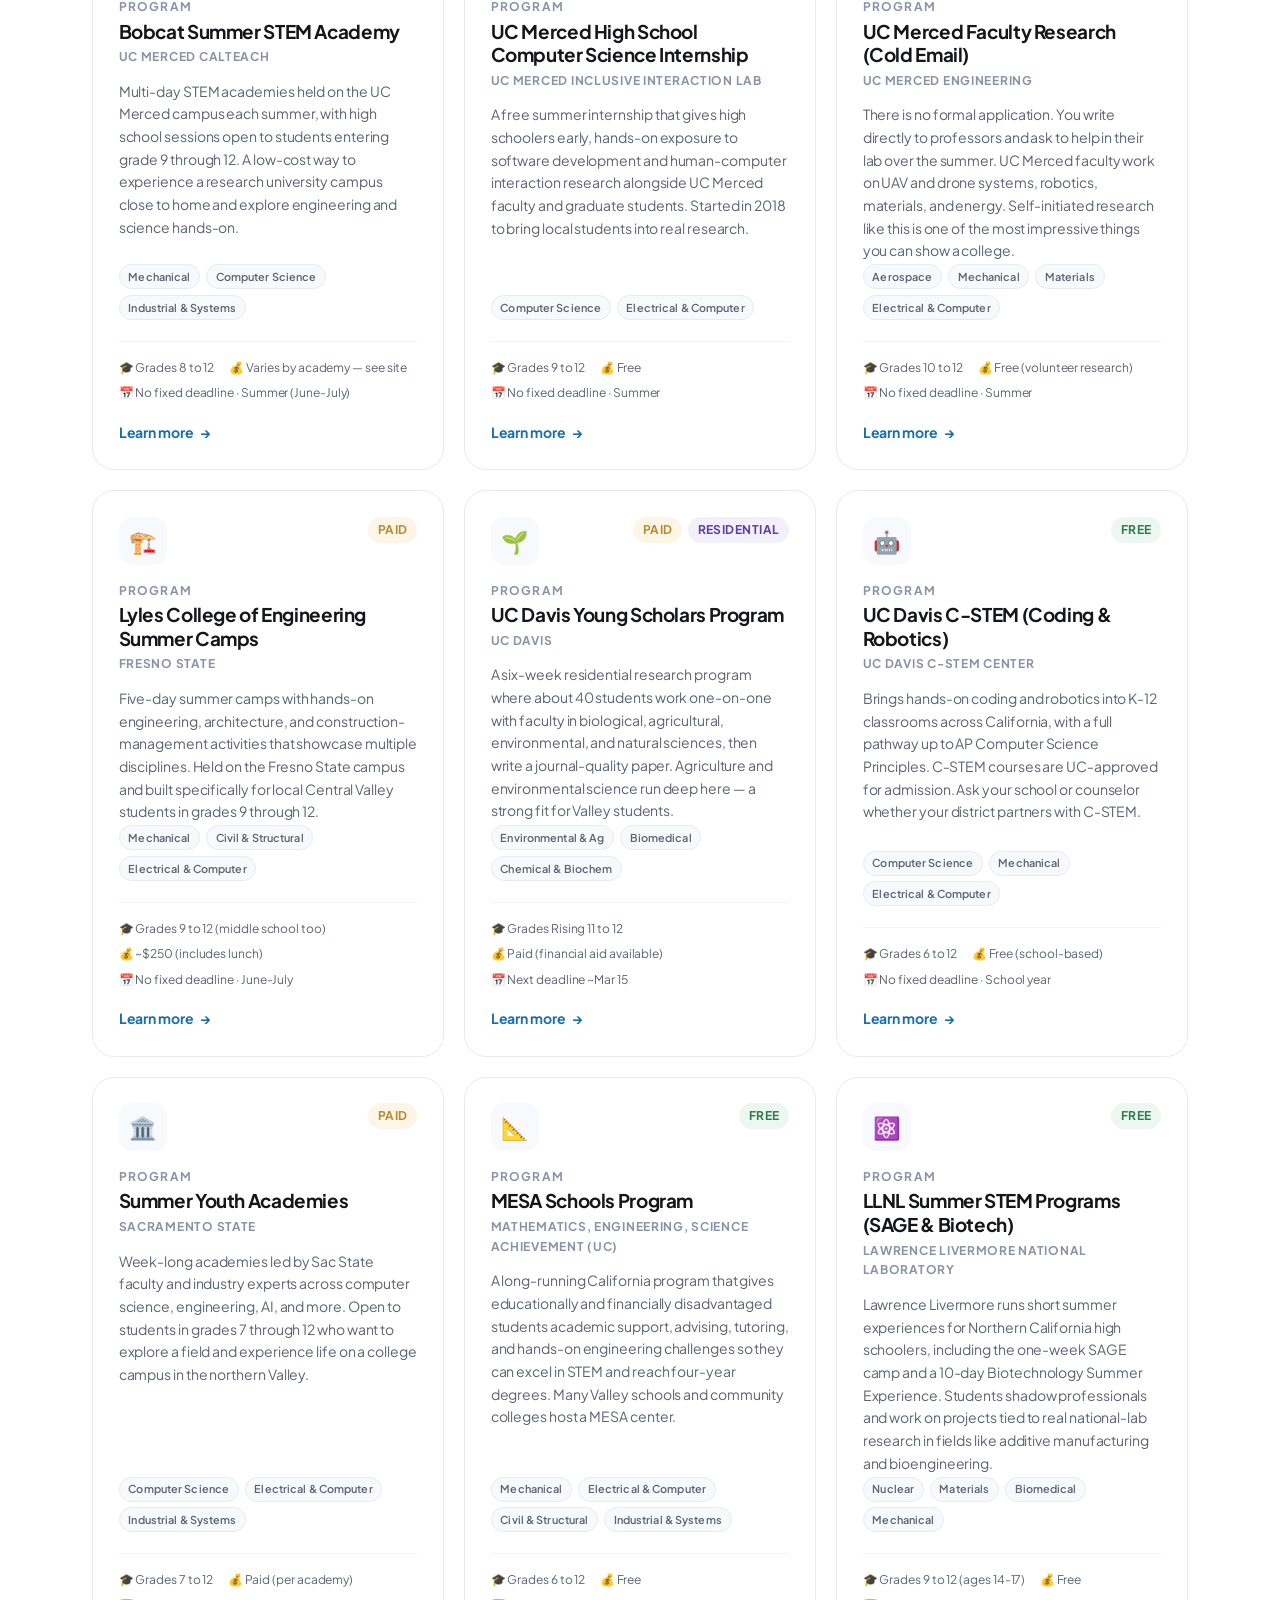
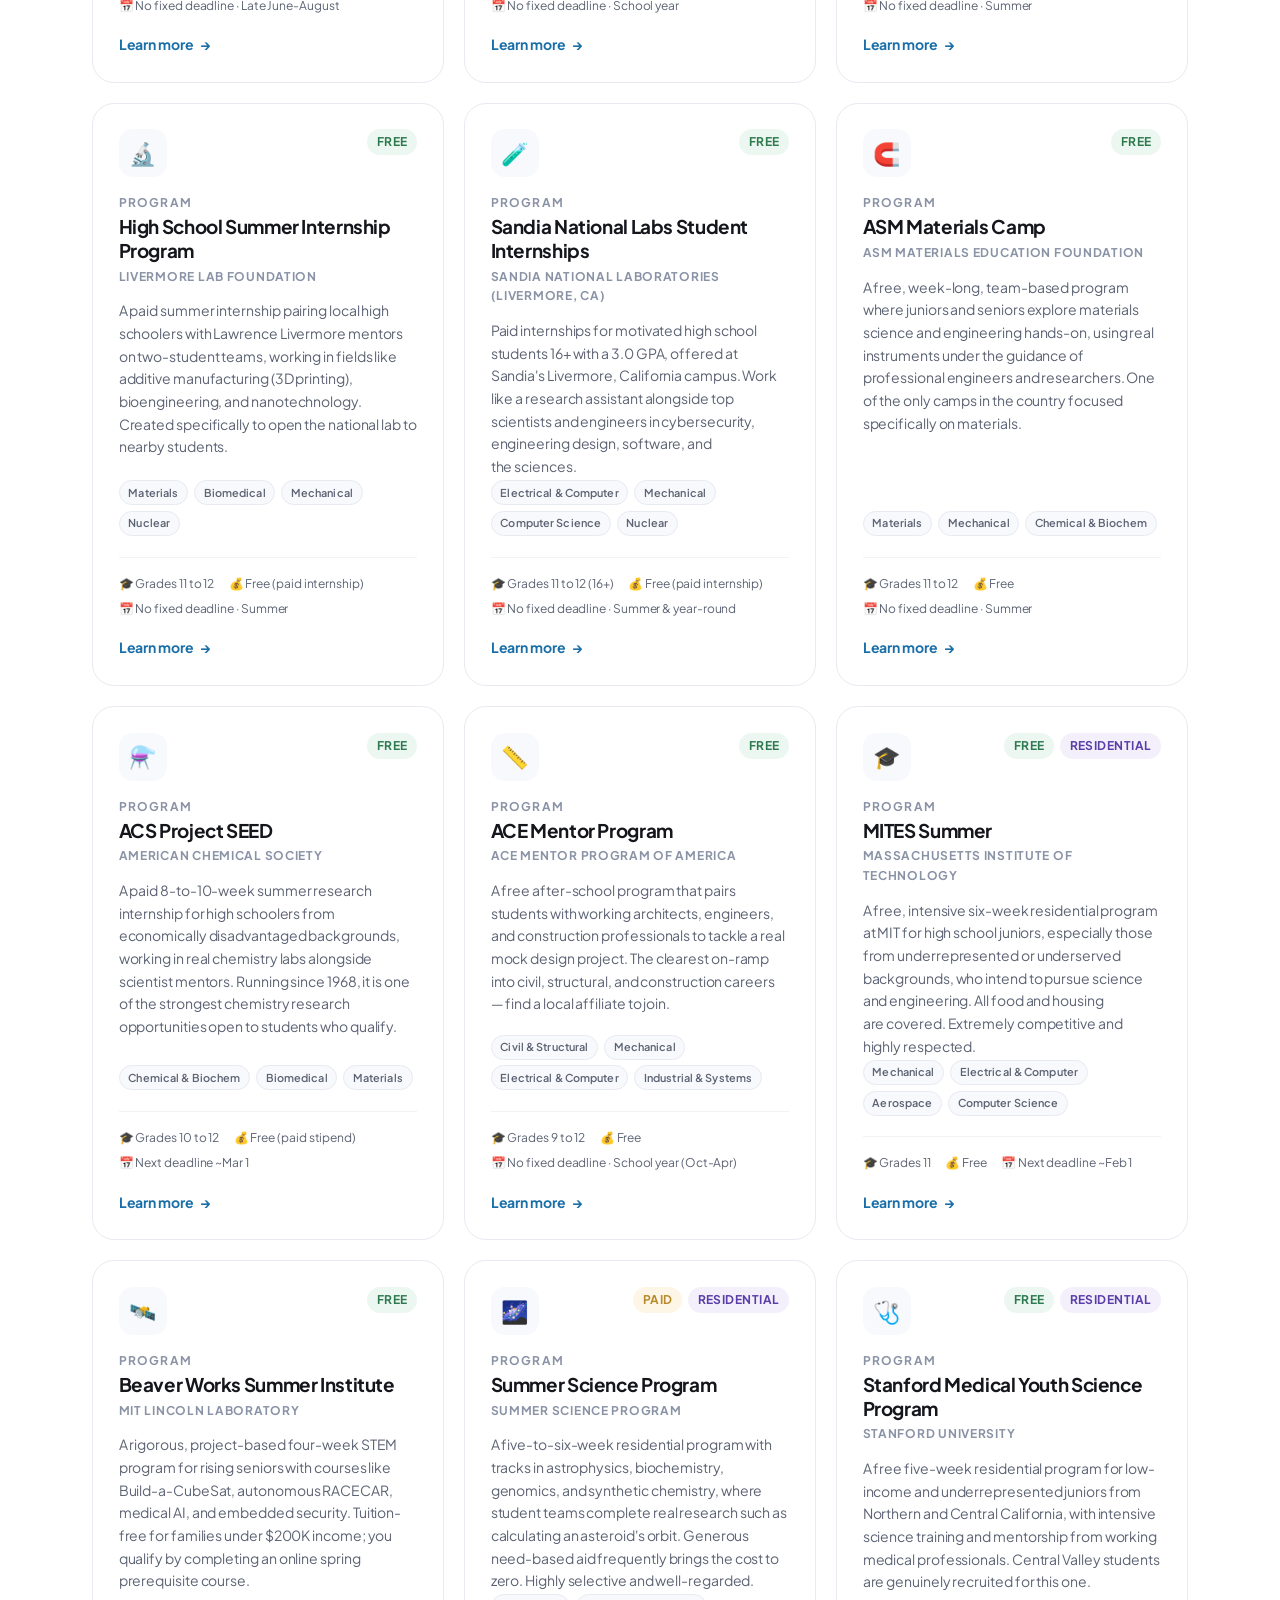
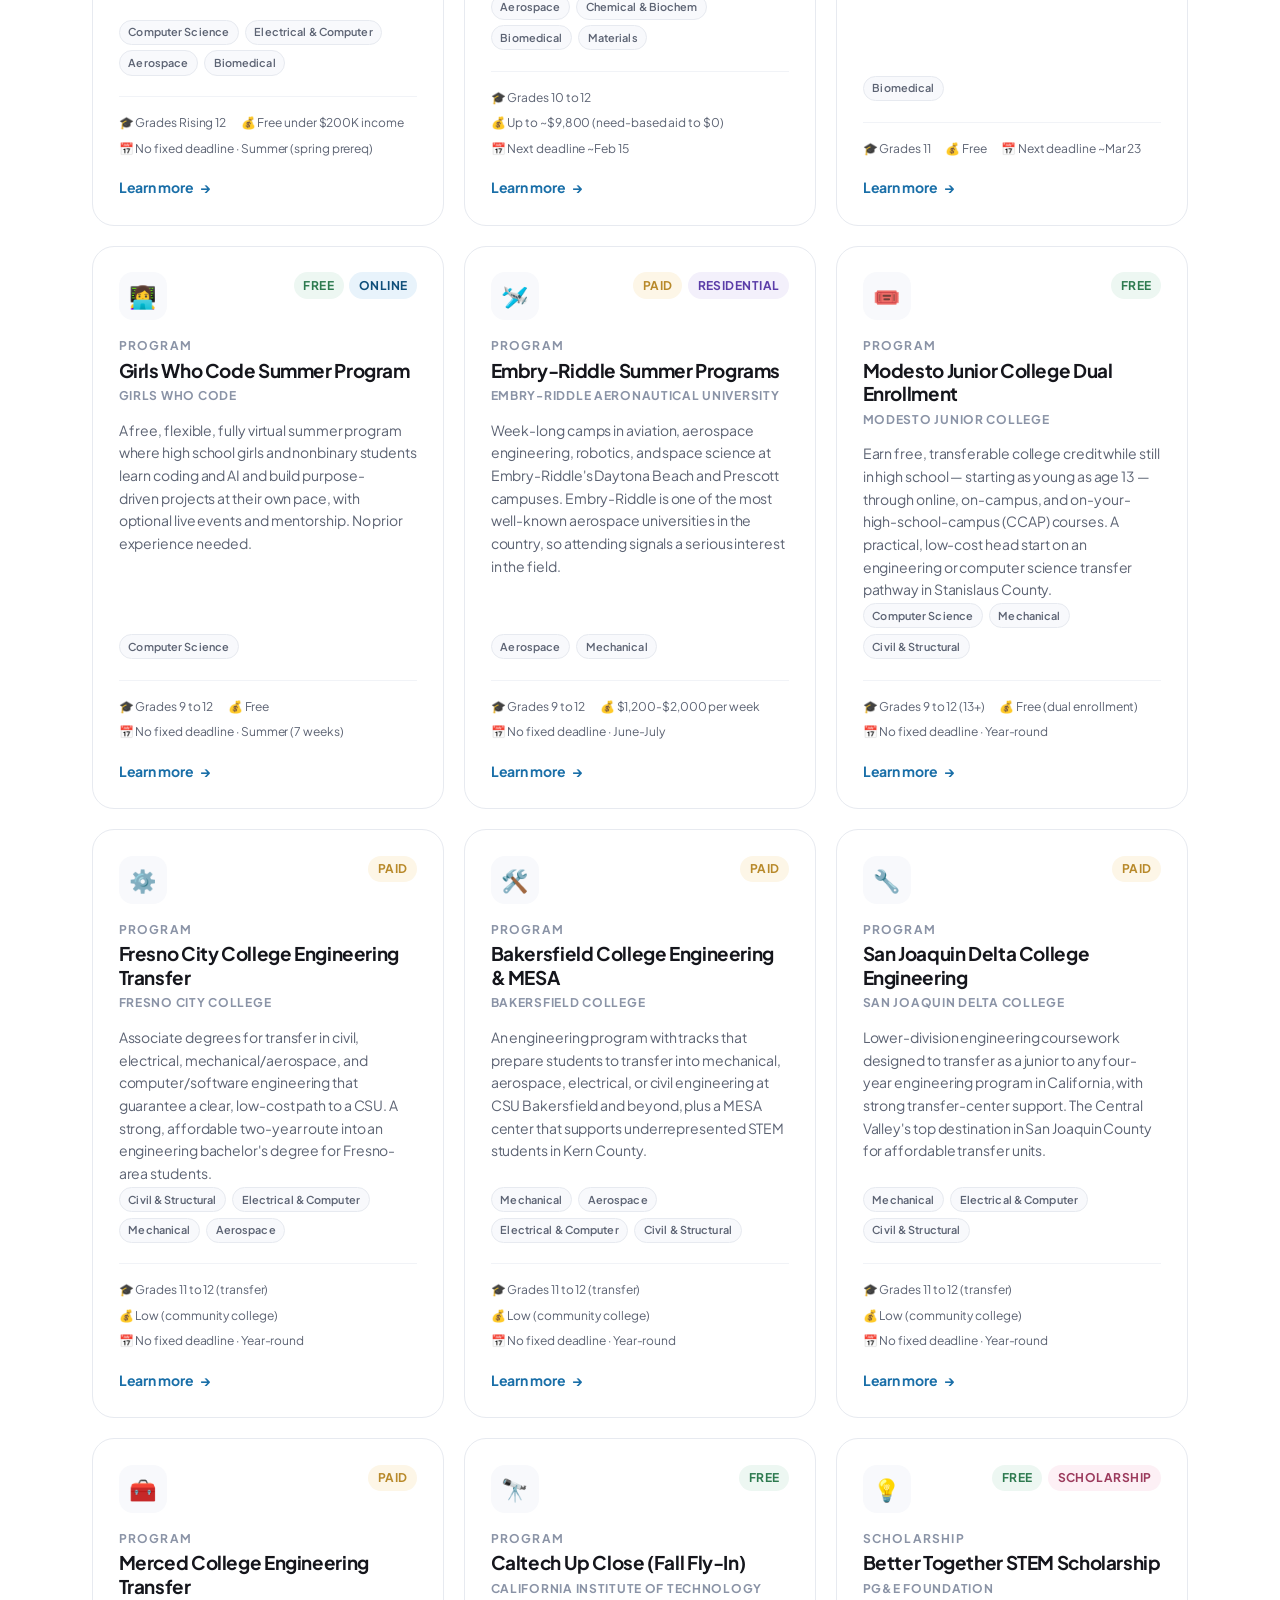
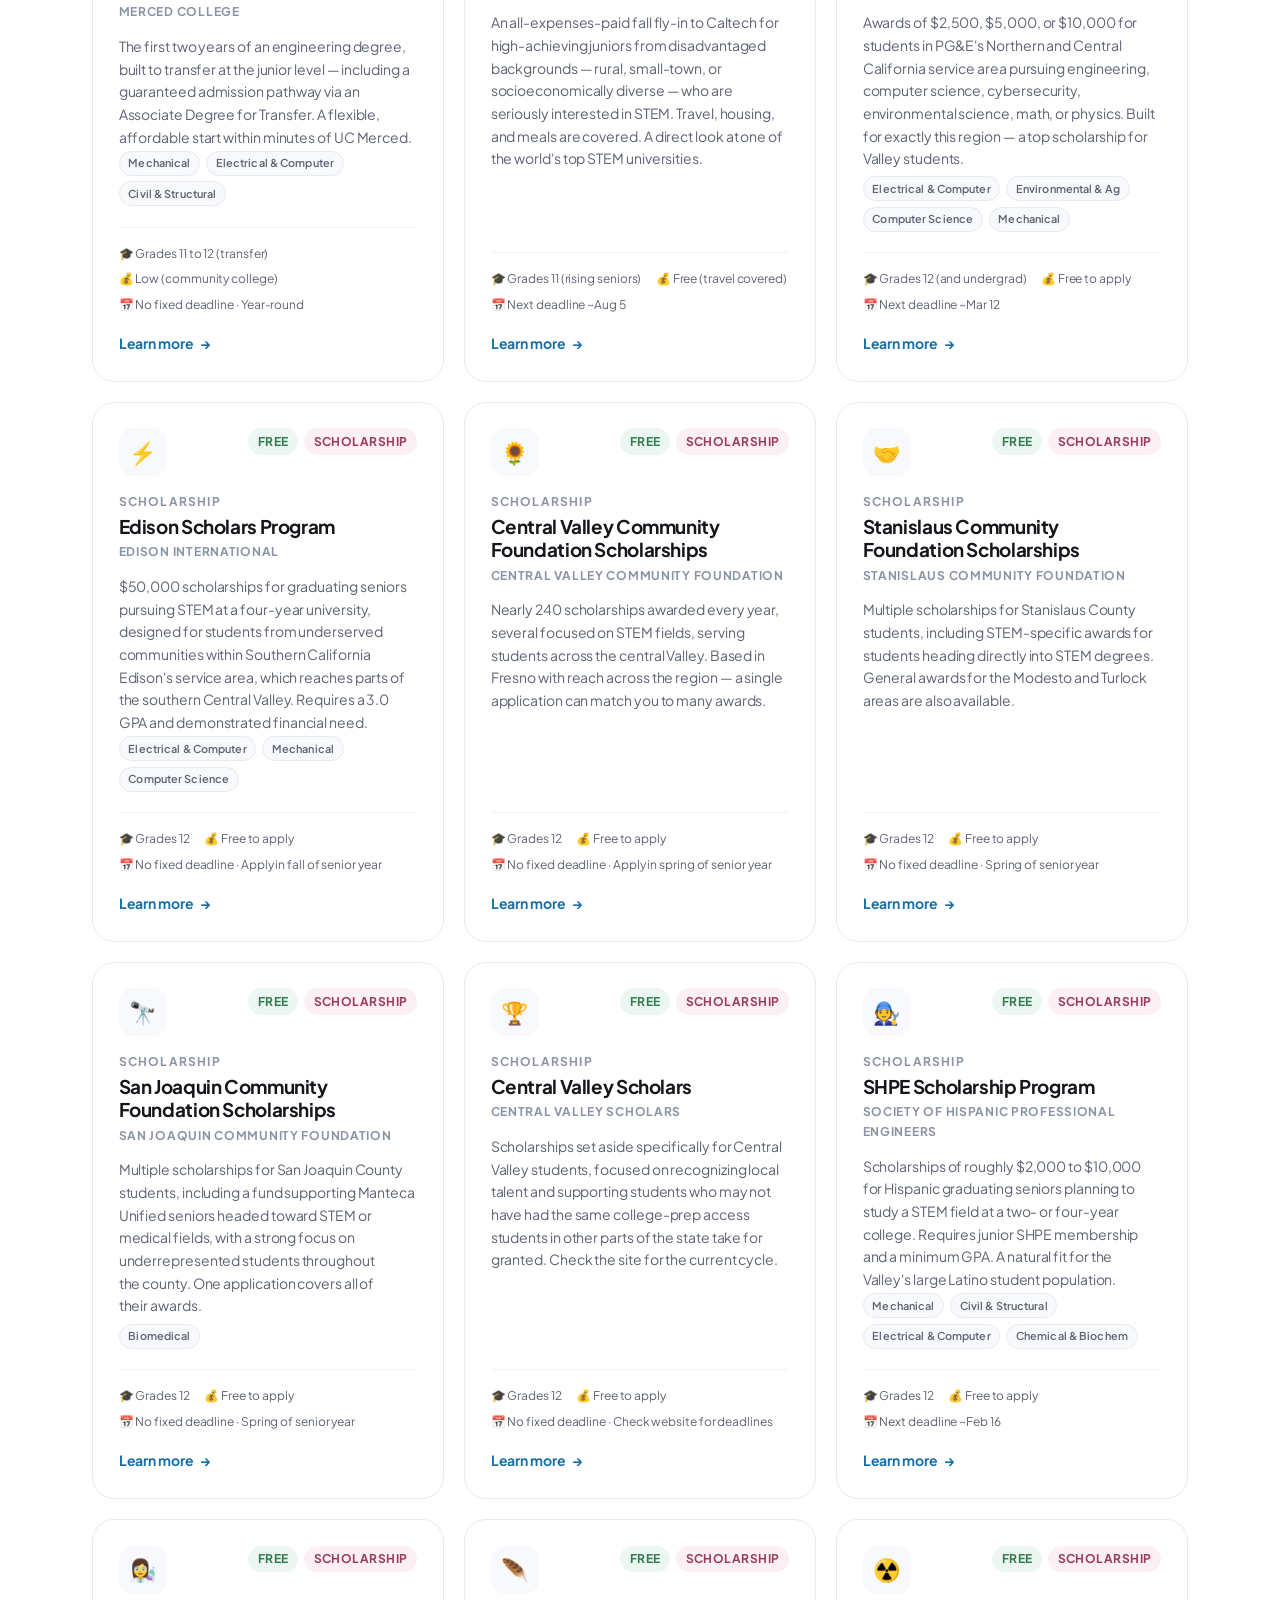
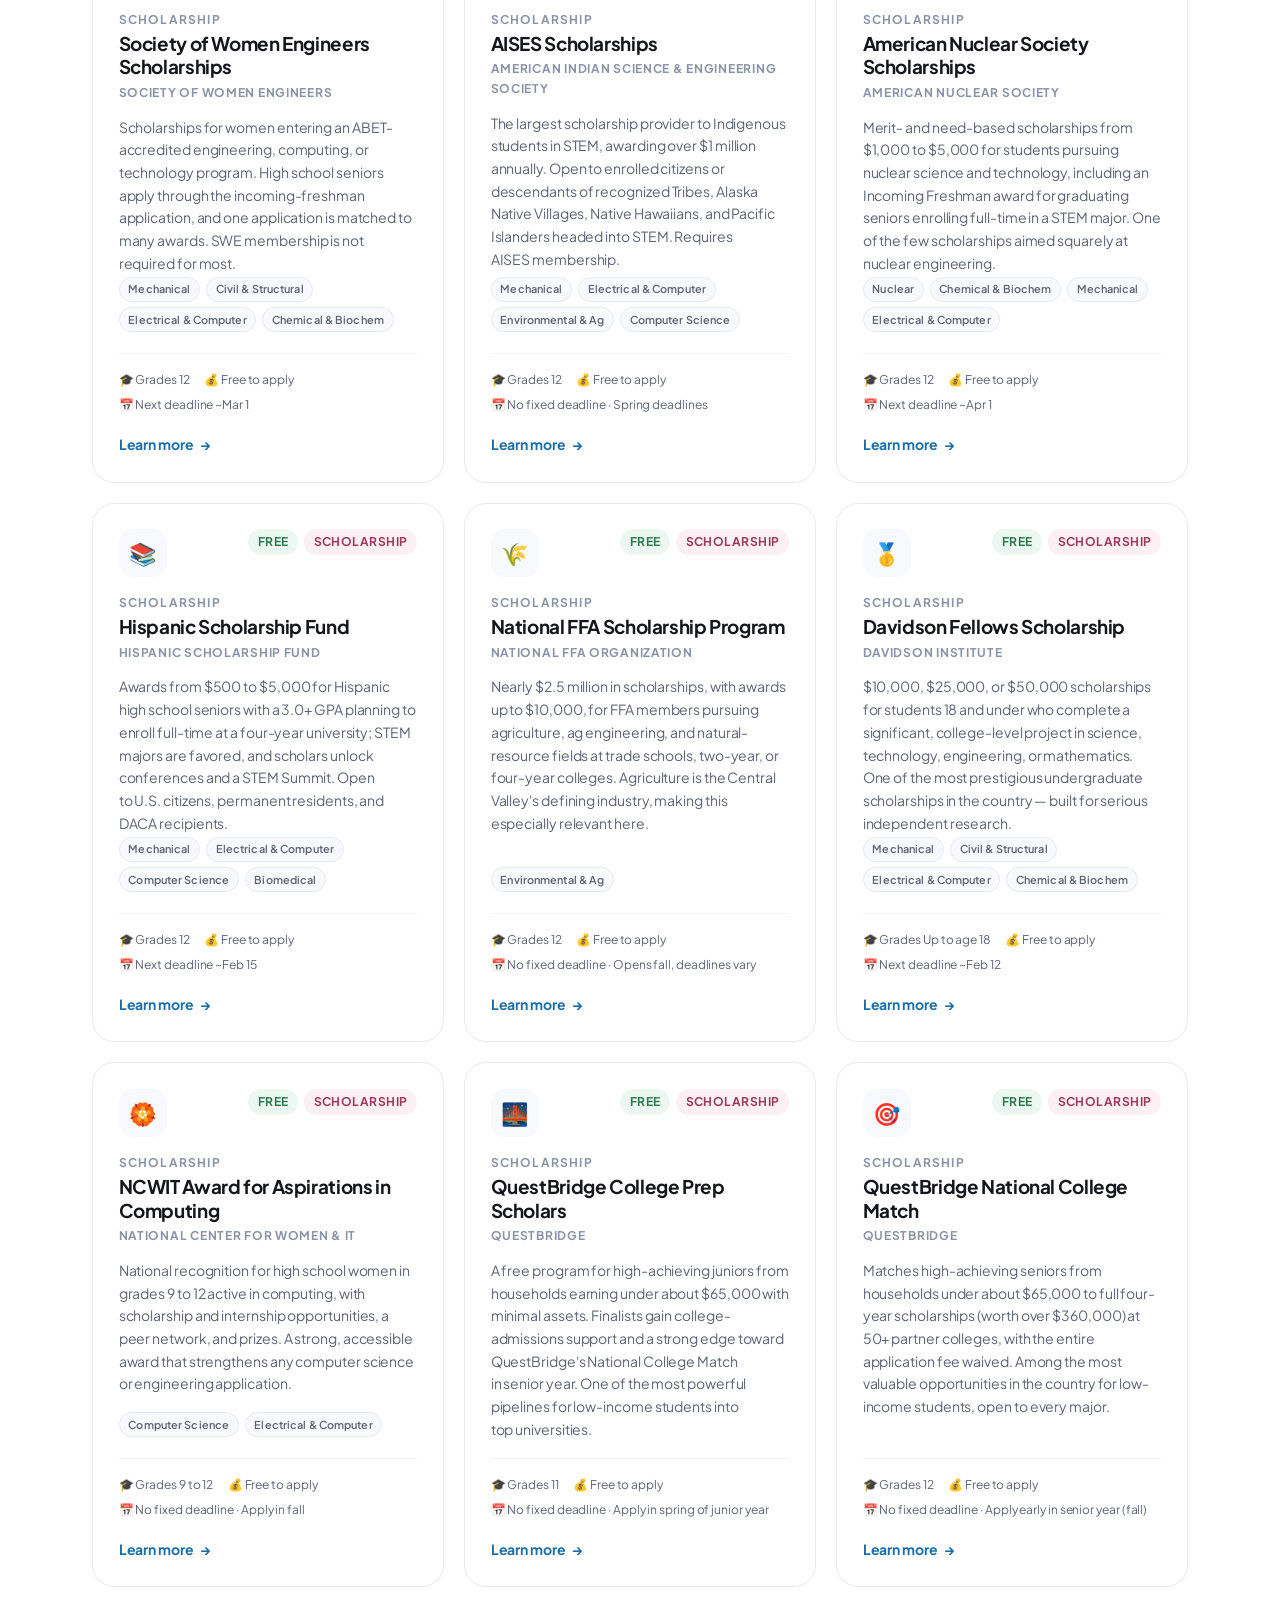
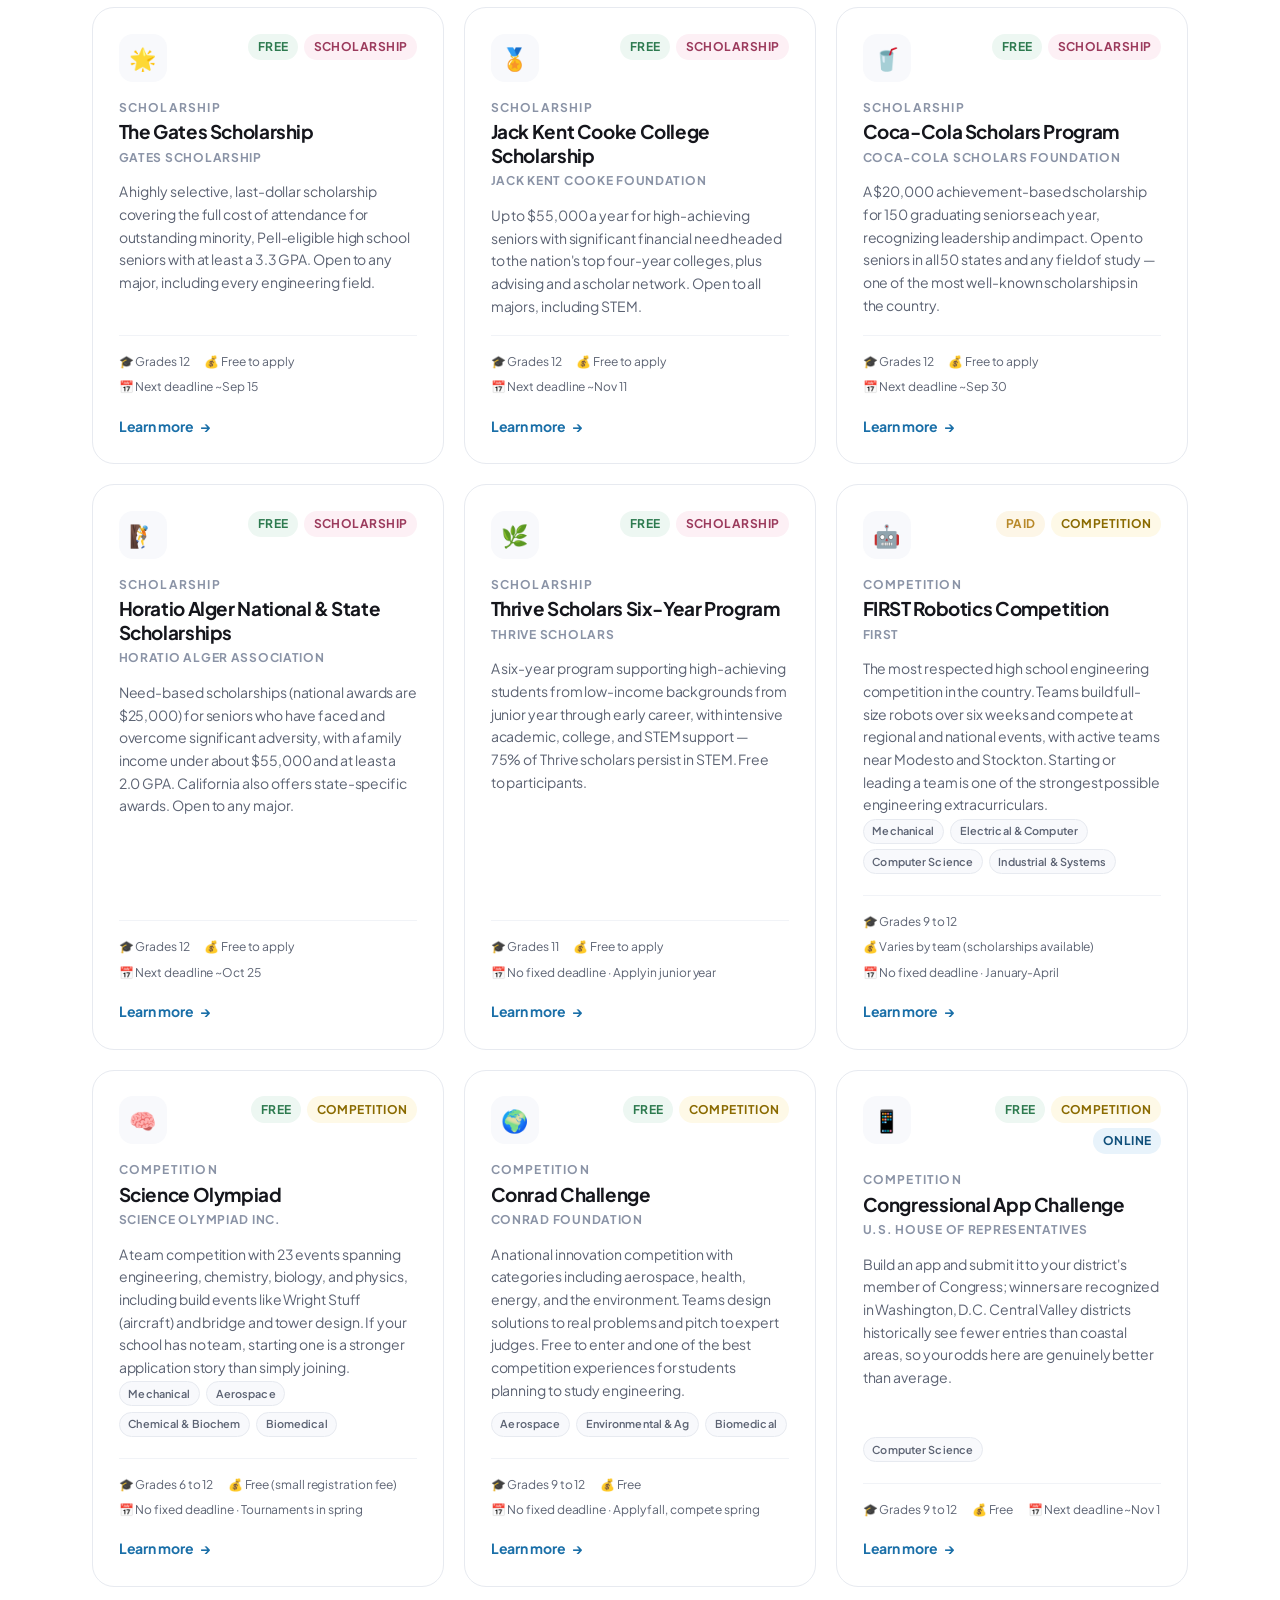
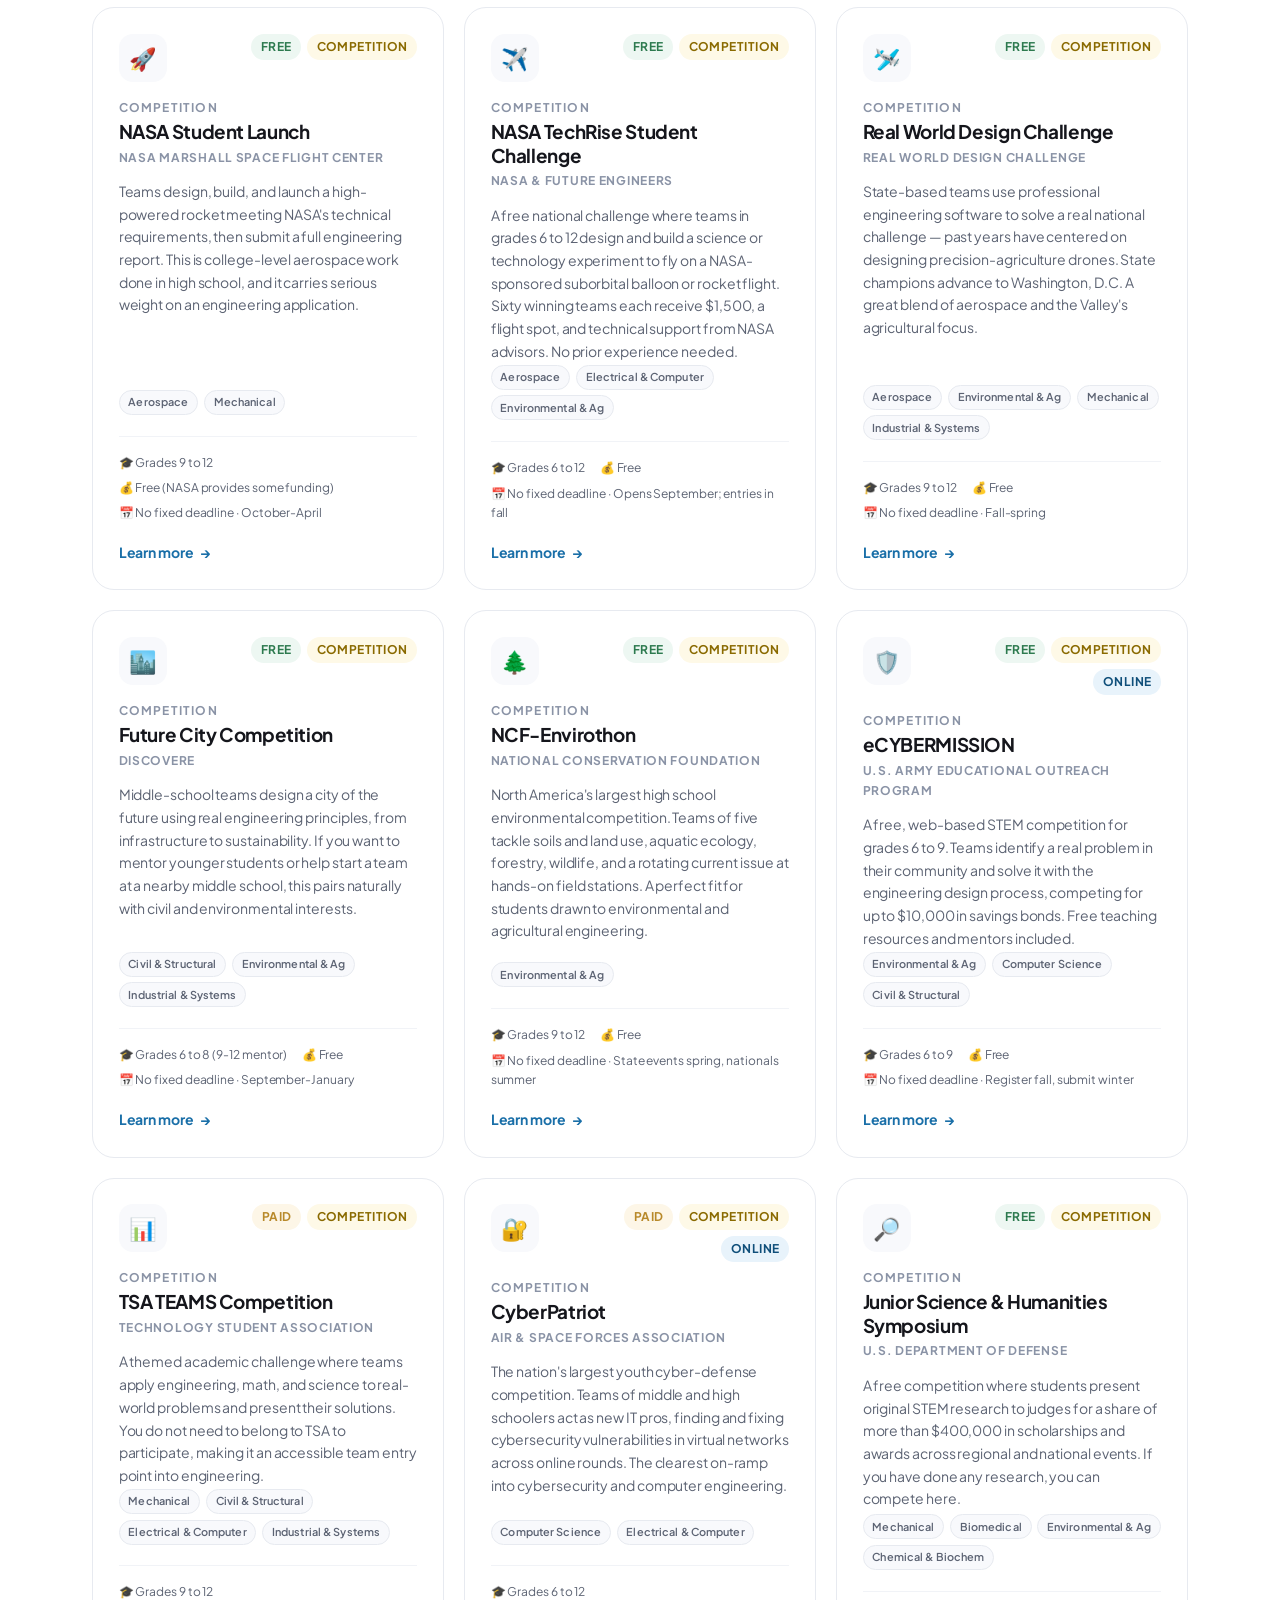
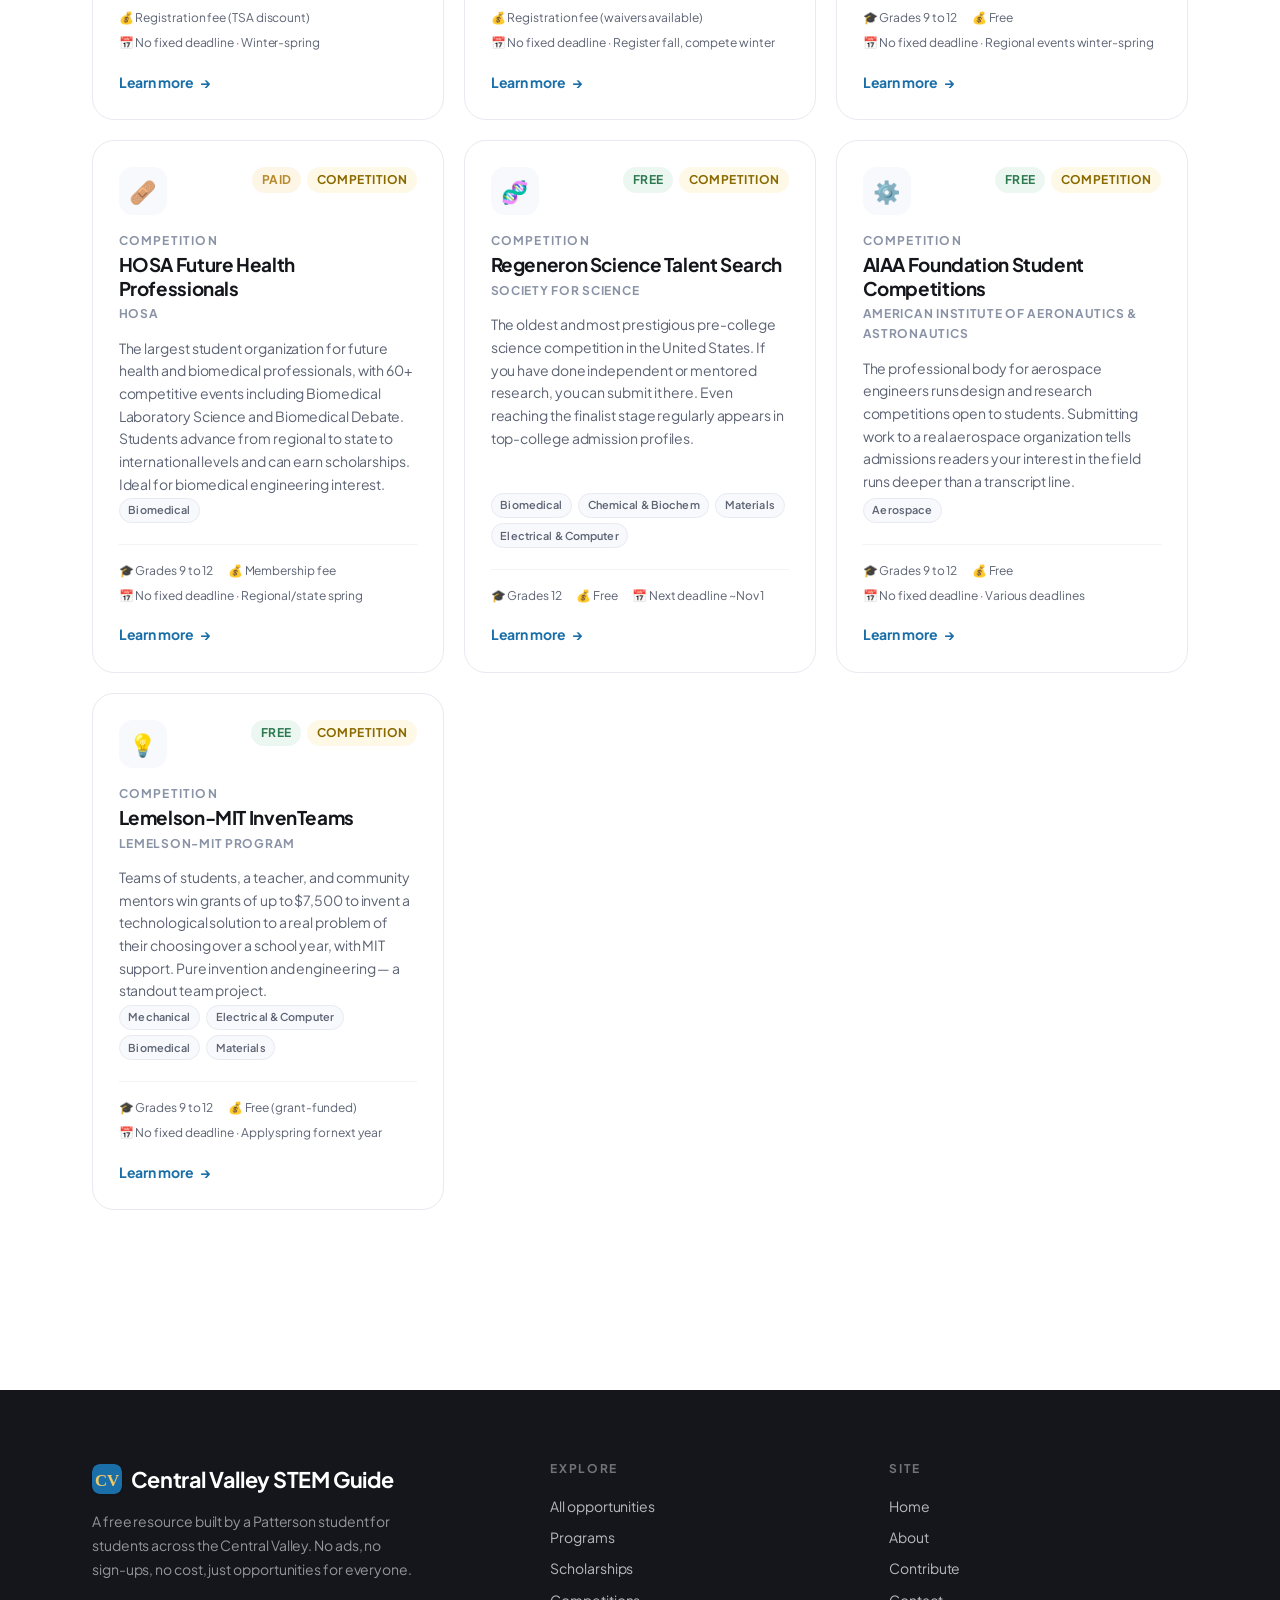
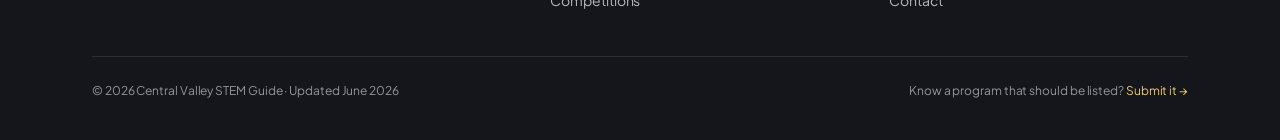
<file: explore/index.html>
<!DOCTYPE html>
<html lang="en">
<head>
<meta charset="UTF-8">
<meta name="viewport" content="width=device-width, initial-scale=1.0">
<title>Explore STEM Programs, Scholarships & Competitions — CV STEM Guide</title>
<meta name="description" content="Search and filter 50+ free and paid STEM opportunities for Central Valley students by engineering discipline, county, grade, type, cost, and deadline. Mechanical, civil, electrical, aerospace, chemical, environmental, biomedical, nuclear and more.">
<meta name="keywords" content="Central Valley STEM, engineering programs, scholarships, competitions, mechanical, civil, electrical, aerospace, chemical, environmental, biomedical, nuclear, computer science">
<link rel="canonical" href="https://cvstemguide.com/explore">
<meta name="theme-color" content="#1a6fa8">
<meta property="og:title" content="Explore STEM Opportunities — CV STEM Guide">
<meta property="og:description" content="Filter 50+ STEM programs, scholarships, and competitions by engineering field, county, grade, and deadline. Free, no sign-up.">
<meta property="og:type" content="website">
<meta property="og:url" content="https://cvstemguide.com/explore">
<meta property="og:site_name" content="CV STEM Guide">
<meta property="og:image" content="https://cvstemguide.com/assets/og-cover.svg">
<meta name="twitter:card" content="summary_large_image">
<meta name="twitter:title" content="Explore STEM Opportunities — CV STEM Guide">
<meta name="twitter:description" content="Filter 50+ STEM programs, scholarships, and competitions by engineering field, county, grade, and deadline.">
<meta name="twitter:image" content="https://cvstemguide.com/assets/og-cover.svg">
<link rel="icon" href="/assets/favicon.svg">
<link rel="preconnect" href="https://fonts.googleapis.com">
<link rel="preconnect" href="https://fonts.gstatic.com" crossorigin>
<link href="https://fonts.googleapis.com/css2?family=Plus+Jakarta+Sans:ital,wght@0,400;0,500;0,600;0,700;0,800;1,500;1,600;1,700&display=swap" rel="stylesheet">
<link rel="stylesheet" href="/styles/base.css">
<link rel="stylesheet" href="/styles/components.css">
</head>
<body>

<header class="nav">
  <a href="/" class="nav-logo" aria-label="Central Valley STEM Guide home">
    <svg class="logo-badge" viewBox="0 0 100 100" width="30" height="30" aria-hidden="true"><rect width="100" height="100" rx="24" fill="#1a6fa8"/><text x="50" y="72" text-anchor="middle" font-size="56" font-weight="700" fill="#f0c96a" font-family="Georgia,serif">CV</text></svg>
    <span>Central Valley STEM Guide</span>
  </a>
  <nav class="nav-links" aria-label="Primary">
    <a href="/">Home</a>
    <a href="/explore" aria-current="page">Explore</a>
    <a href="/about">About</a>
    <a href="/contribute" class="nav-cta">Contribute</a>
  </nav>
  <button class="nav-toggle" aria-label="Toggle menu" aria-expanded="false"><span></span></button>
</header>

<div class="page-head">
  <div class="container">
    <span class="eyebrow">The directory</span>
    <h1>Explore every opportunity</h1>
    <p>Programs, scholarships, and competitions for grades 6 to 12 across every engineering discipline — mechanical, civil, electrical, chemical, aerospace, environmental, biomedical, nuclear, materials, and computer science. Filter by field, county, grade, type, cost, and deadline.</p>
  </div>
</div>

<section style="padding-top:clamp(2rem,4vw,3rem)">
  <div class="container">
    <div class="explorer-bar">
      <div class="explorer-row">
        <div class="search-field">
          <svg width="18" height="18" viewBox="0 0 24 24" fill="none" stroke="currentColor" stroke-width="2"><circle cx="11" cy="11" r="8"/><path d="m21 21-4.35-4.35"/></svg>
          <input type="search" id="explore-search" class="search-input" placeholder="Search programs, fields, organizations…" aria-label="Search opportunities">
        </div>
        <span class="result-count" id="result-count" aria-live="polite"></span>
      </div>

      <div class="explorer-controls">
        <select id="county-select" class="county-select" aria-label="Filter by county"></select>
        <select id="grade-select" class="county-select" aria-label="Filter by grade level">
          <option value="all">Any grade</option>
          <option value="6">Grade 6</option>
          <option value="7">Grade 7</option>
          <option value="8">Grade 8</option>
          <option value="9">Grade 9</option>
          <option value="10">Grade 10</option>
          <option value="11">Grade 11</option>
          <option value="12">Grade 12</option>
        </select>
        <select id="sort-select" class="county-select" aria-label="Sort results">
          <option value="featured">Sort: Featured</option>
          <option value="deadline">Sort: Deadline (soonest)</option>
        </select>
        <label class="toggle"><input type="checkbox" id="free-toggle"> Free only</label>
        <label class="toggle"><input type="checkbox" id="soon-toggle"> Closing soon</label>
      </div>

      <div class="chips chips--type" data-filter="type" role="group" aria-label="Filter by type">
        <button class="chip active" data-value="all" aria-pressed="true">All</button>
        <button class="chip" data-value="program" aria-pressed="false">Programs</button>
        <button class="chip" data-value="scholarship" aria-pressed="false">Scholarships</button>
        <button class="chip" data-value="competition" aria-pressed="false">Competitions</button>
      </div>

      <div>
        <span class="filter-group-label">Engineering field</span>
        <div class="chips chips--field" id="field-chips" data-filter="field" role="group" aria-label="Filter by engineering field"></div>
      </div>
    </div>

    <div class="card-grid" id="explore-grid"></div>
  </div>
</section>

<footer class="footer">
  <div class="container">
    <div class="footer-grid">
      <div>
        <div class="footer-logo"><svg class="logo-badge" viewBox="0 0 100 100" width="30" height="30" aria-hidden="true"><rect width="100" height="100" rx="24" fill="#1a6fa8"/><text x="50" y="72" text-anchor="middle" font-size="56" font-weight="700" fill="#f0c96a" font-family="Georgia,serif">CV</text></svg>Central Valley STEM Guide</div>
        <p class="footer-blurb">A free resource built by a Patterson student for students across the Central Valley. No ads, no sign-ups, no cost, just opportunities for everyone.</p>
      </div>
      <div class="footer-col">
        <h4>Explore</h4>
        <a href="/explore">All opportunities</a>
        <a href="/explore?type=program">Programs</a>
        <a href="/explore?type=scholarship">Scholarships</a>
        <a href="/explore?type=competition">Competitions</a>
      </div>
      <div class="footer-col">
        <h4>Site</h4>
        <a href="/">Home</a>
        <a href="/about">About</a>
        <a href="/contribute">Contribute</a>
        <a href="mailto:support@cvstemguide.com">Contact</a>
      </div>
    </div>
    <div class="footer-note">
      <span>© <span id="year">2026</span> Central Valley STEM Guide · Updated June 2026</span>
      <span>Know a program that should be listed? <a href="/contribute">Submit it →</a></span>
    </div>
  </div>
</footer>

<script src="/scripts/data.js"></script>
<script src="/scripts/ui.js"></script>
<script src="/scripts/main.js" defer></script>

<script data-goatcounter="https://cvstemguide.goatcounter.com/count" async src="//gc.zgo.at/count.js"></script>
</body>
</html>
</file>
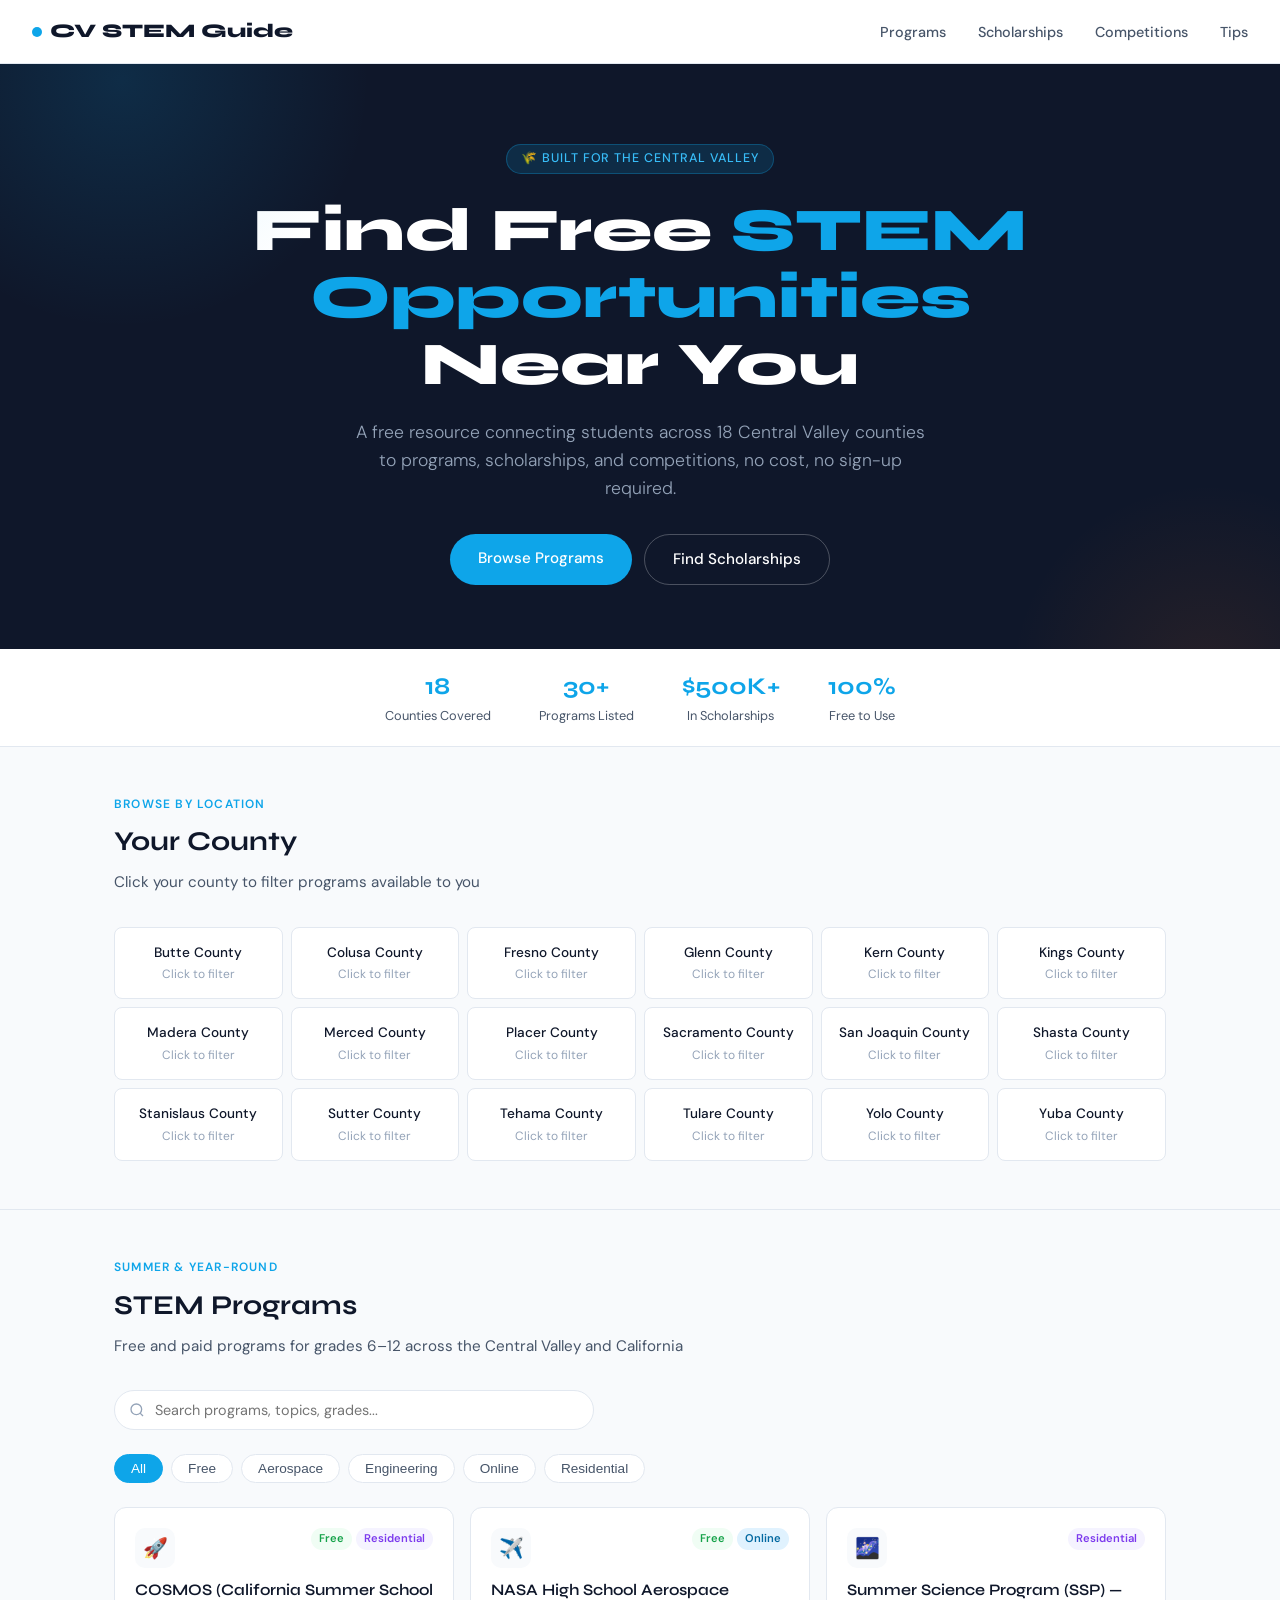
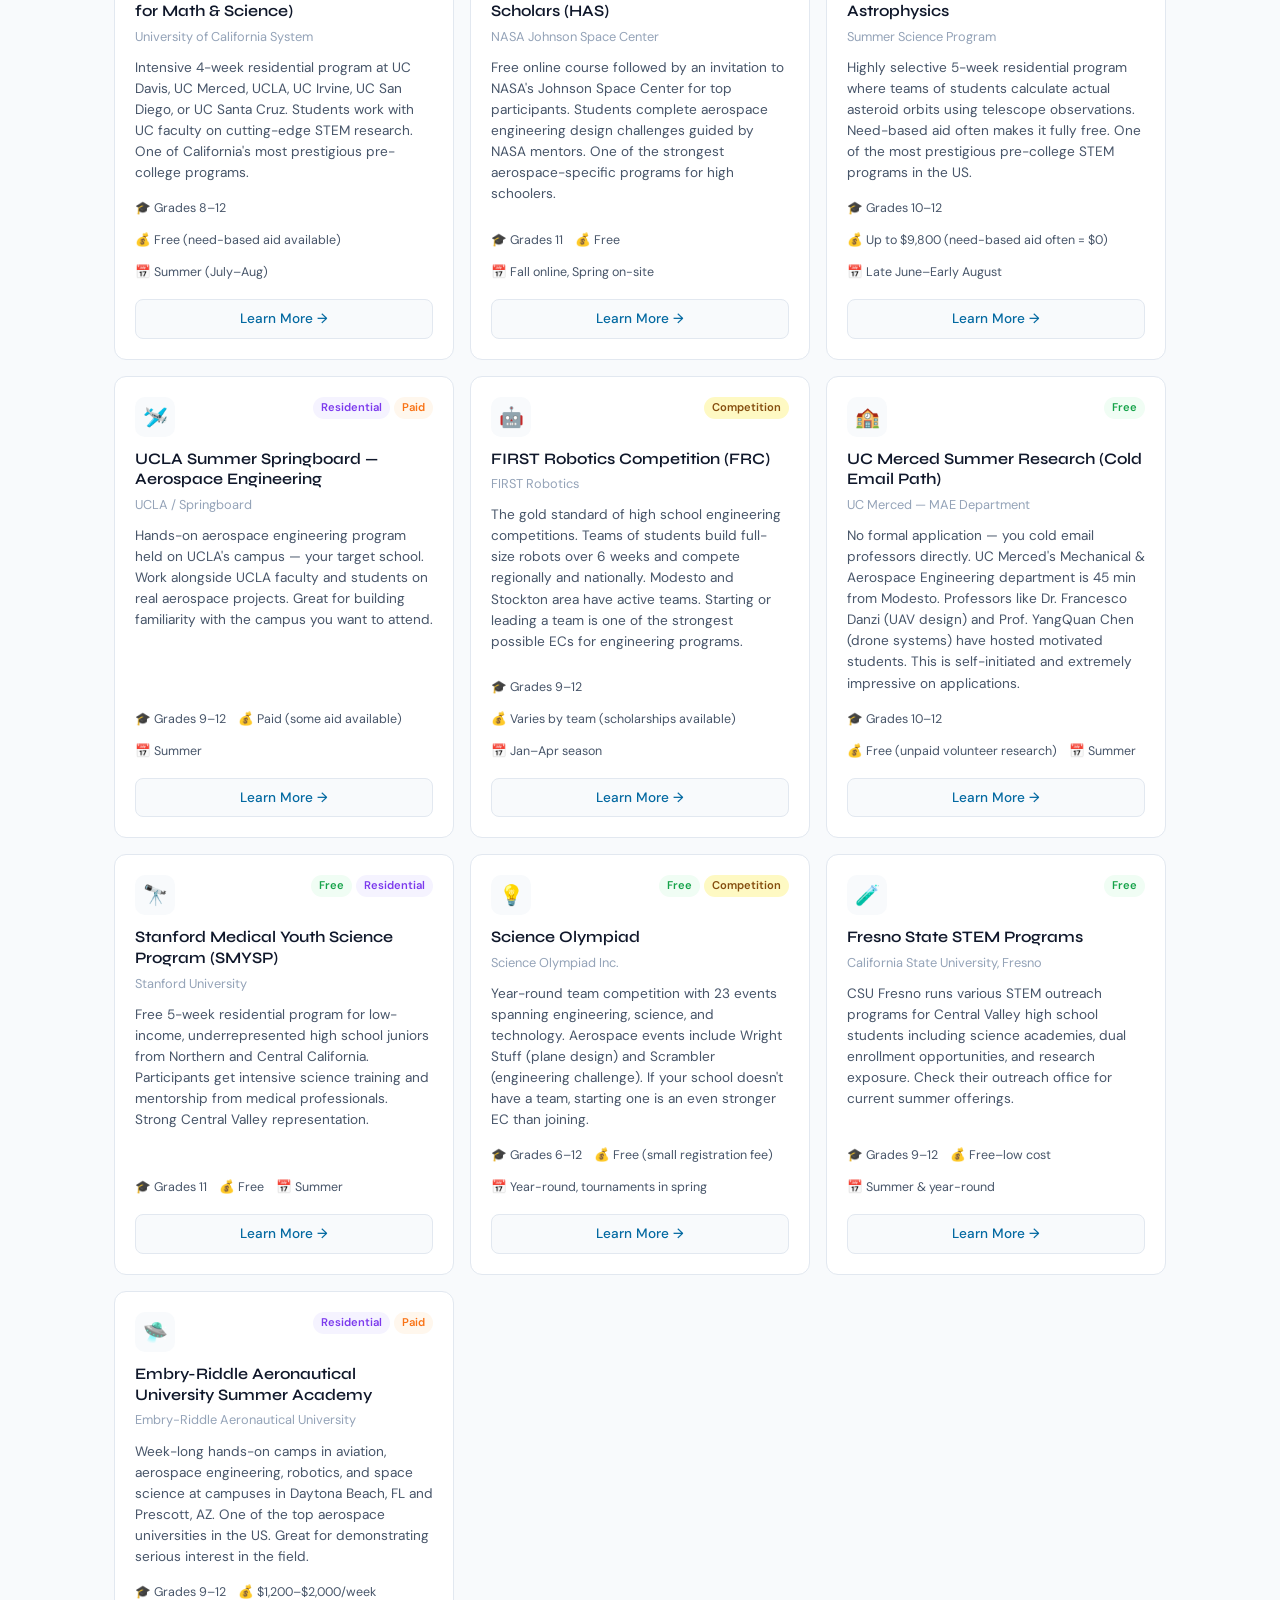
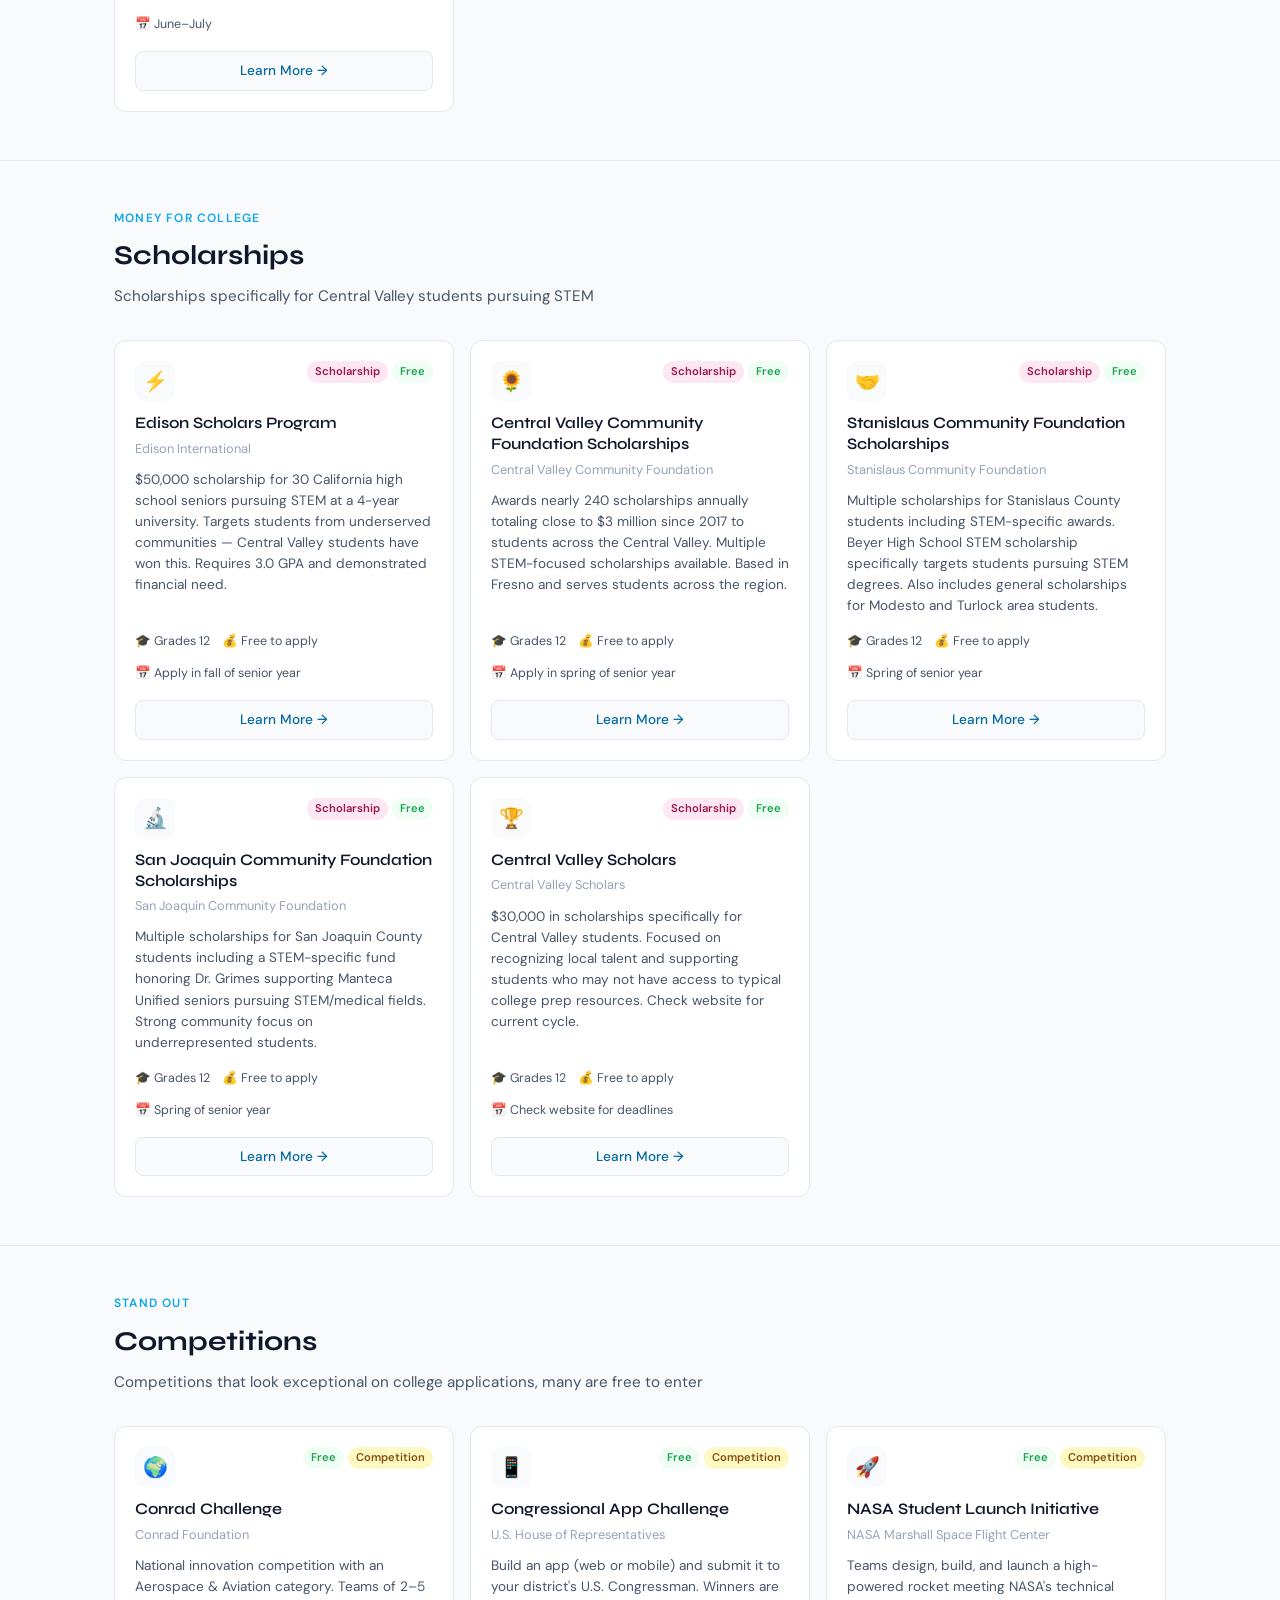
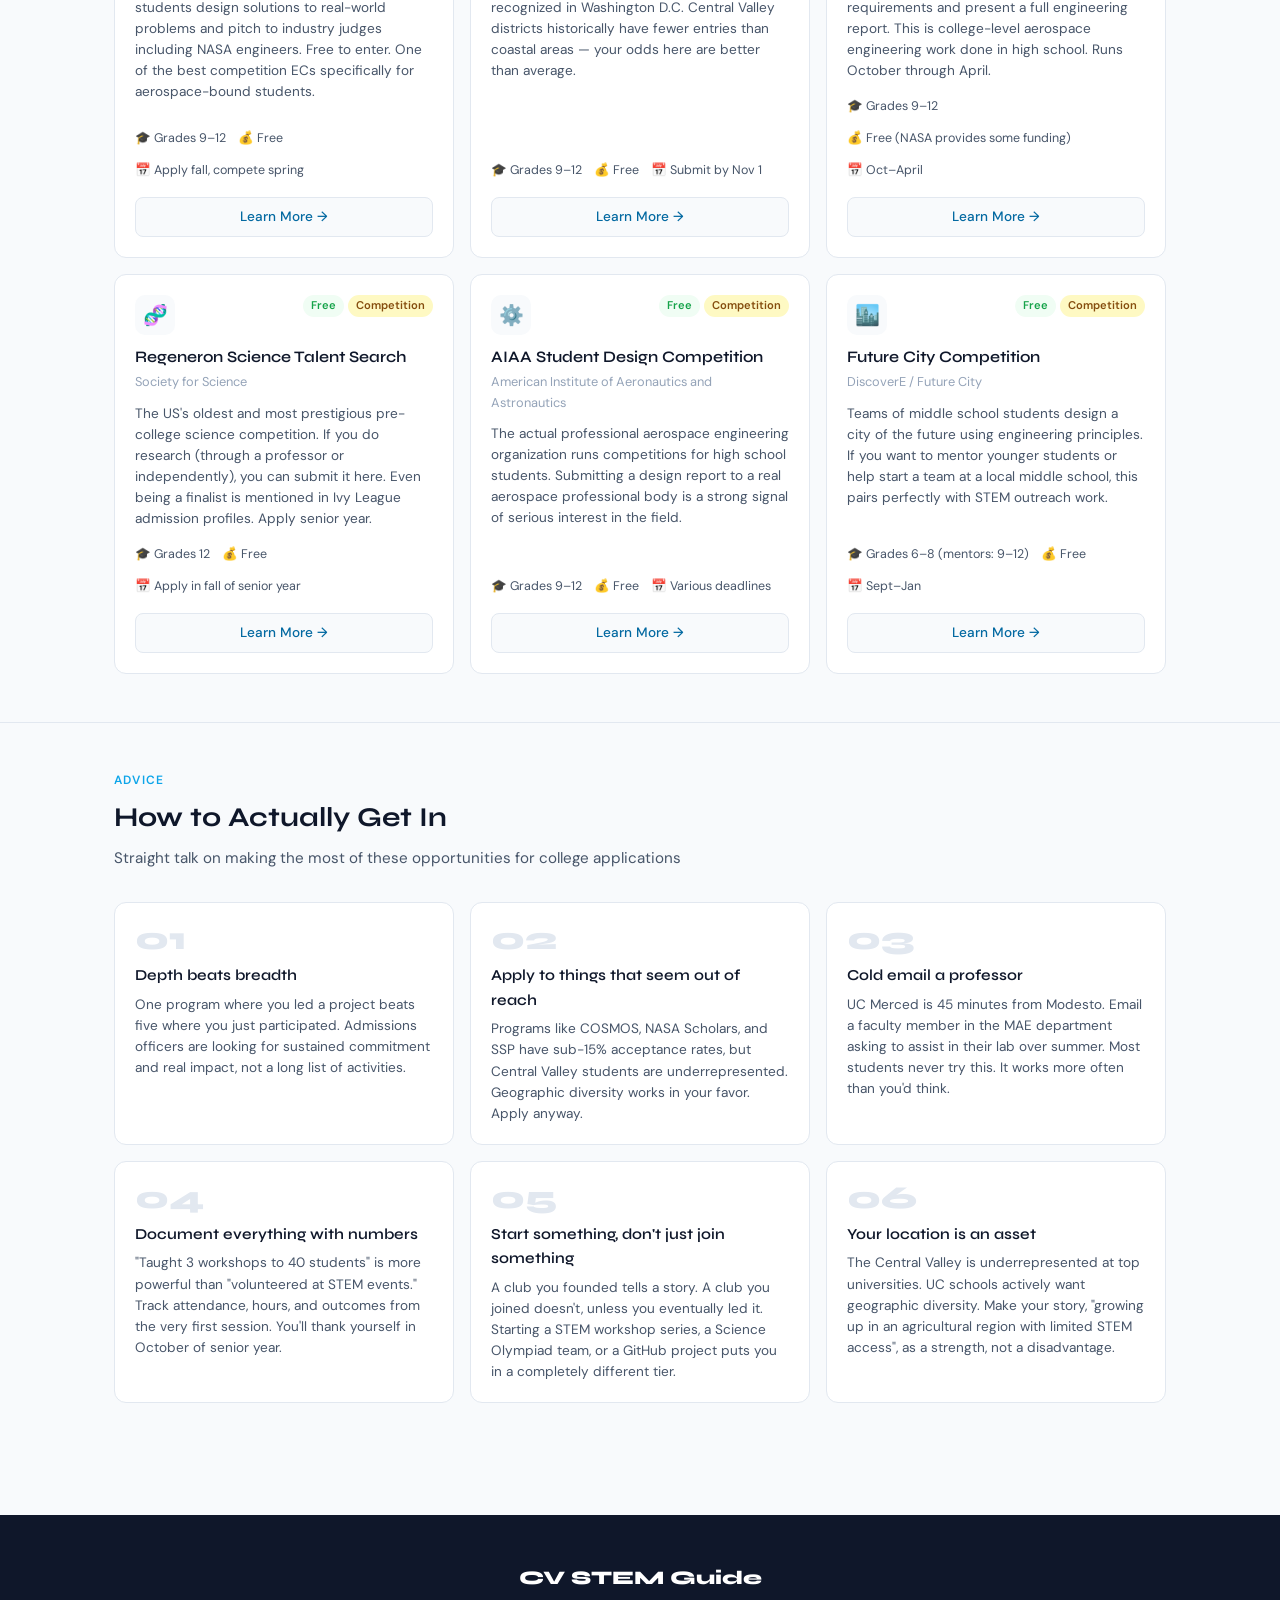
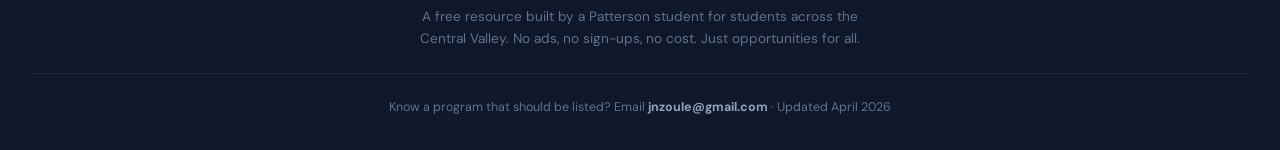
<file: cvstemguide.html>
<!DOCTYPE html>
<html lang="en">
<head>
<meta charset="UTF-8">
<meta name="viewport" content="width=device-width, initial-scale=1.0">
<title>CV STEM Guide, Central Valley's Free STEM Resource</title>
<link href="https://fonts.googleapis.com/css2?family=Syne:wght@400;600;700;800&family=DM+Sans:ital,wght@0,300;0,400;0,500;1,300&display=swap" rel="stylesheet">
<style>
  :root {
    --sky: #0ea5e9;
    --sky-dark: #0369a1;
    --sky-light: #e0f2fe;
    --orange: #f97316;
    --orange-light: #fff7ed;
    --green: #16a34a;
    --green-light: #f0fdf4;
    --purple: #7c3aed;
    --purple-light: #f5f3ff;
    --ink: #0f172a;
    --ink-muted: #475569;
    --ink-faint: #94a3b8;
    --surface: #f8fafc;
    --white: #ffffff;
    --border: #e2e8f0;
    --radius: 12px;
    --radius-sm: 8px;
  }

  * { box-sizing: border-box; margin: 0; padding: 0; }

  body {
    font-family: 'DM Sans', sans-serif;
    background: var(--surface);
    color: var(--ink);
    line-height: 1.6;
  }

  /* NAV */
  nav {
    background: var(--white);
    border-bottom: 1px solid var(--border);
    padding: 0 2rem;
    display: flex;
    align-items: center;
    justify-content: space-between;
    height: 64px;
    position: sticky;
    top: 0;
    z-index: 100;
  }

  .nav-logo {
    font-family: 'Syne', sans-serif;
    font-weight: 800;
    font-size: 1.2rem;
    color: var(--ink);
    text-decoration: none;
    display: flex;
    align-items: center;
    gap: 8px;
  }

  .logo-dot {
    width: 10px;
    height: 10px;
    border-radius: 50%;
    background: var(--sky);
  }

  .nav-links {
    display: flex;
    gap: 2rem;
    list-style: none;
  }

  .nav-links a {
    font-size: 0.9rem;
    font-weight: 500;
    color: var(--ink-muted);
    text-decoration: none;
    transition: color 0.15s;
  }

  .nav-links a:hover { color: var(--sky); }

  /* HERO */
  .hero {
    background: var(--ink);
    padding: 5rem 2rem 4rem;
    text-align: center;
    position: relative;
    overflow: hidden;
  }

  .hero::before {
    content: '';
    position: absolute;
    top: -40%;
    left: -10%;
    width: 500px;
    height: 500px;
    background: radial-gradient(circle, rgba(14,165,233,0.15) 0%, transparent 70%);
    pointer-events: none;
  }

  .hero::after {
    content: '';
    position: absolute;
    bottom: -40%;
    right: -10%;
    width: 400px;
    height: 400px;
    background: radial-gradient(circle, rgba(249,115,22,0.1) 0%, transparent 70%);
    pointer-events: none;
  }

  .hero-badge {
    display: inline-flex;
    align-items: center;
    gap: 6px;
    background: rgba(14,165,233,0.15);
    border: 1px solid rgba(14,165,233,0.3);
    color: #38bdf8;
    font-size: 0.78rem;
    font-weight: 500;
    letter-spacing: 0.08em;
    text-transform: uppercase;
    padding: 4px 14px;
    border-radius: 100px;
    margin-bottom: 1.5rem;
  }

  .hero h1 {
    font-family: 'Syne', sans-serif;
    font-weight: 800;
    font-size: clamp(2.2rem, 5vw, 3.8rem);
    color: var(--white);
    line-height: 1.1;
    margin-bottom: 1.2rem;
    max-width: 800px;
    margin-left: auto;
    margin-right: auto;
  }

  .hero h1 span { color: var(--sky); }

  .hero p {
    font-size: 1.1rem;
    color: #94a3b8;
    max-width: 580px;
    margin: 0 auto 2rem;
    font-weight: 300;
  }

  .hero-actions {
    display: flex;
    gap: 12px;
    justify-content: center;
    flex-wrap: wrap;
  }

  .btn-primary {
    background: var(--sky);
    color: white;
    padding: 12px 28px;
    border-radius: 100px;
    font-weight: 500;
    font-size: 0.95rem;
    text-decoration: none;
    transition: background 0.15s, transform 0.1s;
    display: inline-block;
  }

  .btn-primary:hover { background: var(--sky-dark); transform: translateY(-1px); }

  .btn-outline {
    background: transparent;
    color: white;
    border: 1px solid rgba(255,255,255,0.25);
    padding: 12px 28px;
    border-radius: 100px;
    font-weight: 500;
    font-size: 0.95rem;
    text-decoration: none;
    transition: border-color 0.15s, transform 0.1s;
    display: inline-block;
  }

  .btn-outline:hover { border-color: rgba(255,255,255,0.5); transform: translateY(-1px); }

  /* STATS BAR */
  .stats-bar {
    background: var(--white);
    border-bottom: 1px solid var(--border);
    padding: 1.2rem 2rem;
    display: flex;
    justify-content: center;
    gap: 3rem;
    flex-wrap: wrap;
  }

  .stat {
    text-align: center;
  }

  .stat-num {
    font-family: 'Syne', sans-serif;
    font-weight: 700;
    font-size: 1.5rem;
    color: var(--sky);
  }

  .stat-label {
    font-size: 0.8rem;
    color: var(--ink-muted);
    font-weight: 400;
  }

  /* MAIN LAYOUT */
  .container {
    max-width: 1100px;
    margin: 0 auto;
    padding: 0 1.5rem;
  }

  section {
    padding: 3rem 0;
  }

  .section-header {
    margin-bottom: 2rem;
  }

  .section-tag {
    font-size: 0.75rem;
    font-weight: 600;
    letter-spacing: 0.1em;
    text-transform: uppercase;
    color: var(--sky);
    margin-bottom: 0.4rem;
  }

  .section-title {
    font-family: 'Syne', sans-serif;
    font-weight: 700;
    font-size: 1.7rem;
    color: var(--ink);
  }

  .section-sub {
    font-size: 0.95rem;
    color: var(--ink-muted);
    margin-top: 0.4rem;
  }

  /* FILTER BAR */
  .filter-bar {
    display: flex;
    gap: 8px;
    flex-wrap: wrap;
    margin-bottom: 1.5rem;
  }

  .filter-btn {
    padding: 6px 16px;
    border-radius: 100px;
    font-size: 0.85rem;
    font-weight: 500;
    border: 1px solid var(--border);
    background: var(--white);
    color: var(--ink-muted);
    cursor: pointer;
    transition: all 0.15s;
  }

  .filter-btn:hover, .filter-btn.active {
    background: var(--sky);
    border-color: var(--sky);
    color: white;
  }

  /* SEARCH */
  .search-wrap {
    margin-bottom: 1.5rem;
  }

  .search-input {
    width: 100%;
    max-width: 480px;
    padding: 10px 16px 10px 40px;
    border: 1px solid var(--border);
    border-radius: 100px;
    font-size: 0.9rem;
    font-family: 'DM Sans', sans-serif;
    background: var(--white);
    color: var(--ink);
    outline: none;
    transition: border-color 0.15s;
    background-image: url("data:image/svg+xml,%3Csvg xmlns='http://www.w3.org/2000/svg' width='16' height='16' viewBox='0 0 24 24' fill='none' stroke='%2394a3b8' stroke-width='2'%3E%3Ccircle cx='11' cy='11' r='8'/%3E%3Cpath d='m21 21-4.35-4.35'/%3E%3C/svg%3E");
    background-repeat: no-repeat;
    background-position: 14px center;
  }

  .search-input:focus { border-color: var(--sky); }

  /* PROGRAM CARDS */
  .card-grid {
    display: grid;
    grid-template-columns: repeat(auto-fill, minmax(320px, 1fr));
    gap: 1rem;
  }

  .program-card {
    background: var(--white);
    border: 1px solid var(--border);
    border-radius: var(--radius);
    padding: 1.25rem;
    transition: box-shadow 0.2s, transform 0.15s;
    display: flex;
    flex-direction: column;
  }

  .program-card:hover {
    box-shadow: 0 4px 20px rgba(0,0,0,0.08);
    transform: translateY(-2px);
  }

  .card-top {
    display: flex;
    align-items: flex-start;
    justify-content: space-between;
    margin-bottom: 0.75rem;
    gap: 12px;
  }

  .card-icon {
    width: 40px;
    height: 40px;
    border-radius: 10px;
    display: flex;
    align-items: center;
    justify-content: center;
    font-size: 18px;
    flex-shrink: 0;
  }

  .card-badges {
    display: flex;
    flex-wrap: wrap;
    gap: 4px;
  }

  .badge {
    font-size: 0.7rem;
    font-weight: 600;
    padding: 2px 8px;
    border-radius: 100px;
    white-space: nowrap;
  }

  .badge-free { background: var(--green-light); color: var(--green); }
  .badge-online { background: var(--sky-light); color: var(--sky-dark); }
  .badge-residential { background: var(--purple-light); color: var(--purple); }
  .badge-paid { background: var(--orange-light); color: var(--orange); }
  .badge-competition { background: #fef9c3; color: #854d0e; }
  .badge-scholarship { background: #fce7f3; color: #9d174d; }

  .card-title {
    font-family: 'Syne', sans-serif;
    font-weight: 600;
    font-size: 1rem;
    color: var(--ink);
    margin-bottom: 0.3rem;
    line-height: 1.3;
  }

  .card-org {
    font-size: 0.8rem;
    color: var(--ink-faint);
    margin-bottom: 0.6rem;
  }

  .card-desc {
    font-size: 0.85rem;
    color: var(--ink-muted);
    line-height: 1.55;
    flex: 1;
    margin-bottom: 1rem;
  }

  .card-meta {
    display: flex;
    flex-wrap: wrap;
    gap: 12px;
    margin-bottom: 1rem;
    font-size: 0.78rem;
    color: var(--ink-muted);
  }

  .card-meta span {
    display: flex;
    align-items: center;
    gap: 4px;
  }

  .card-link {
    display: block;
    text-align: center;
    background: var(--surface);
    border: 1px solid var(--border);
    border-radius: var(--radius-sm);
    padding: 8px;
    font-size: 0.85rem;
    font-weight: 500;
    color: var(--sky-dark);
    text-decoration: none;
    transition: background 0.15s;
    margin-top: auto;
  }

  .card-link:hover { background: var(--sky-light); }

  /* COUNTY SECTION */
  .county-grid {
    display: grid;
    grid-template-columns: repeat(auto-fill, minmax(160px, 1fr));
    gap: 8px;
  }

  .county-card {
    background: var(--white);
    border: 1px solid var(--border);
    border-radius: var(--radius-sm);
    padding: 14px 16px;
    cursor: pointer;
    transition: all 0.15s;
    text-align: center;
  }

  .county-card:hover, .county-card.active {
    border-color: var(--sky);
    background: var(--sky-light);
  }

  .county-name {
    font-weight: 500;
    font-size: 0.85rem;
    color: var(--ink);
  }

  .county-count {
    font-size: 0.75rem;
    color: var(--ink-faint);
    margin-top: 2px;
  }

  /* TIPS SECTION */
  .tips-grid {
    display: grid;
    grid-template-columns: repeat(auto-fill, minmax(280px, 1fr));
    gap: 1rem;
  }

  .tip-card {
    background: var(--white);
    border: 1px solid var(--border);
    border-radius: var(--radius);
    padding: 1.25rem;
  }

  .tip-num {
    font-family: 'Syne', sans-serif;
    font-size: 2rem;
    font-weight: 800;
    color: var(--border);
    margin-bottom: 0.5rem;
    line-height: 1;
  }

  .tip-title {
    font-family: 'Syne', sans-serif;
    font-weight: 600;
    font-size: 0.95rem;
    margin-bottom: 0.4rem;
  }

  .tip-text {
    font-size: 0.85rem;
    color: var(--ink-muted);
    line-height: 1.55;
  }

  /* FOOTER */
  footer {
    background: var(--ink);
    color: #64748b;
    padding: 3rem 2rem 2rem;
    margin-top: 4rem;
    text-align: center;
  }

  .footer-logo {
    font-family: 'Syne', sans-serif;
    font-weight: 800;
    font-size: 1.2rem;
    color: white;
    margin-bottom: 0.75rem;
  }

  footer p {
    font-size: 0.85rem;
    max-width: 480px;
    margin: 0 auto 1.5rem;
    line-height: 1.6;
  }

  .footer-note {
    font-size: 0.78rem;
    border-top: 1px solid #1e293b;
    padding-top: 1.5rem;
    margin-top: 1.5rem;
  }

  /* DIVIDER */
  .divider {
    border: none;
    border-top: 1px solid var(--border);
  }

  /* HIDDEN */
  .hidden { display: none !important; }

  @media (max-width: 600px) {
    .nav-links { display: none; }
    .stats-bar { gap: 1.5rem; }
  }
</style>
</head>
<body>

<nav>
  <a href="#" class="nav-logo">
    <div class="logo-dot"></div>
    CV STEM Guide
  </a>
  <ul class="nav-links">
    <li><a href="#programs">Programs</a></li>
    <li><a href="#scholarships">Scholarships</a></li>
    <li><a href="#competitions">Competitions</a></li>
    <li><a href="#tips">Tips</a></li>
  </ul>
</nav>

<!-- HERO -->
<div class="hero">
  <div class="hero-badge">🌾 Built for the Central Valley</div>
  <h1>Find Free <span>STEM Opportunities</span> Near You</h1>
  <p>A free resource connecting students across 18 Central Valley counties to programs, scholarships, and competitions, no cost, no sign-up required.</p>
  <div class="hero-actions">
    <a href="#programs" class="btn-primary">Browse Programs</a>
    <a href="#scholarships" class="btn-outline">Find Scholarships</a>
  </div>
</div>

<!-- STATS -->
<div class="stats-bar">
  <div class="stat">
    <div class="stat-num">18</div>
    <div class="stat-label">Counties Covered</div>
  </div>
  <div class="stat">
    <div class="stat-num">30+</div>
    <div class="stat-label">Programs Listed</div>
  </div>
  <div class="stat">
    <div class="stat-num">$500K+</div>
    <div class="stat-label">In Scholarships</div>
  </div>
  <div class="stat">
    <div class="stat-num">100%</div>
    <div class="stat-label">Free to Use</div>
  </div>
</div>

<!-- COUNTIES -->
<section id="counties">
  <div class="container">
    <div class="section-header">
      <div class="section-tag">Browse by Location</div>
      <div class="section-title">Your County</div>
      <div class="section-sub">Click your county to filter programs available to you</div>
    </div>
    <div class="county-grid" id="county-grid">
      <!-- JS generated -->
    </div>
  </div>
</section>

<hr class="divider">

<!-- PROGRAMS -->
<section id="programs">
  <div class="container">
    <div class="section-header">
      <div class="section-tag">Summer & Year-Round</div>
      <div class="section-title">STEM Programs</div>
      <div class="section-sub">Free and paid programs for grades 6–12 across the Central Valley and California</div>
    </div>

    <div class="search-wrap">
      <input type="text" class="search-input" id="prog-search" placeholder="Search programs, topics, grades..." oninput="filterCards()">
    </div>

    <div class="filter-bar">
      <button class="filter-btn active" onclick="setFilter('all', this)">All</button>
      <button class="filter-btn" onclick="setFilter('free', this)">Free</button>
      <button class="filter-btn" onclick="setFilter('aerospace', this)">Aerospace</button>
      <button class="filter-btn" onclick="setFilter('engineering', this)">Engineering</button>
      <button class="filter-btn" onclick="setFilter('online', this)">Online</button>
      <button class="filter-btn" onclick="setFilter('residential', this)">Residential</button>
    </div>

    <div class="card-grid" id="programs-grid">
      <!-- JS generated -->
    </div>
  </div>
</section>

<hr class="divider">

<!-- SCHOLARSHIPS -->
<section id="scholarships">
  <div class="container">
    <div class="section-header">
      <div class="section-tag">Money for College</div>
      <div class="section-title">Scholarships</div>
      <div class="section-sub">Scholarships specifically for Central Valley students pursuing STEM</div>
    </div>
    <div class="card-grid" id="scholarships-grid">
      <!-- JS generated -->
    </div>
  </div>
</section>

<hr class="divider">

<!-- COMPETITIONS -->
<section id="competitions">
  <div class="container">
    <div class="section-header">
      <div class="section-tag">Stand Out</div>
      <div class="section-title">Competitions</div>
      <div class="section-sub">Competitions that look exceptional on college applications, many are free to enter</div>
    </div>
    <div class="card-grid" id="competitions-grid">
      <!-- JS generated -->
    </div>
  </div>
</section>

<hr class="divider">

<!-- TIPS -->
<section id="tips">
  <div class="container">
    <div class="section-header">
      <div class="section-tag">Advice</div>
      <div class="section-title">How to Actually Get In</div>
      <div class="section-sub">Straight talk on making the most of these opportunities for college applications</div>
    </div>
    <div class="tips-grid">
      <div class="tip-card">
        <div class="tip-num">01</div>
        <div class="tip-title">Depth beats breadth</div>
        <div class="tip-text">One program where you led a project beats five where you just participated. Admissions officers are looking for sustained commitment and real impact, not a long list of activities.</div>
      </div>
      <div class="tip-card">
        <div class="tip-num">02</div>
        <div class="tip-title">Apply to things that seem out of reach</div>
        <div class="tip-text">Programs like COSMOS, NASA Scholars, and SSP have sub-15% acceptance rates, but Central Valley students are underrepresented. Geographic diversity works in your favor. Apply anyway.</div>
      </div>
      <div class="tip-card">
        <div class="tip-num">03</div>
        <div class="tip-title">Cold email a professor</div>
        <div class="tip-text">UC Merced is 45 minutes from Modesto. Email a faculty member in the MAE department asking to assist in their lab over summer. Most students never try this. It works more often than you'd think.</div>
      </div>
      <div class="tip-card">
        <div class="tip-num">04</div>
        <div class="tip-title">Document everything with numbers</div>
        <div class="tip-text">"Taught 3 workshops to 40 students" is more powerful than "volunteered at STEM events." Track attendance, hours, and outcomes from the very first session. You'll thank yourself in October of senior year.</div>
      </div>
      <div class="tip-card">
        <div class="tip-num">05</div>
        <div class="tip-title">Start something, don't just join something</div>
        <div class="tip-text">A club you founded tells a story. A club you joined doesn't, unless you eventually led it. Starting a STEM workshop series, a Science Olympiad team, or a GitHub project puts you in a completely different tier.</div>
      </div>
      <div class="tip-card">
        <div class="tip-num">06</div>
        <div class="tip-title">Your location is an asset</div>
        <div class="tip-text">The Central Valley is underrepresented at top universities. UC schools actively want geographic diversity. Make your story, "growing up in an agricultural region with limited STEM access", as a strength, not a disadvantage.</div>
      </div>
    </div>
  </div>
</section>

<footer>
  <div class="footer-logo">CV STEM Guide</div>
  <p>A free resource built by a Patterson student for students across the Central Valley. No ads, no sign-ups, no cost. Just opportunities for all.</p>
  <div class="footer-note">
    Know a program that should be listed? Email <strong style="color:#94a3b8;">jnzoule@gmail.com</strong> · Updated April 2026
  </div>
</footer>

<script>
const COUNTIES = [
  "Butte","Colusa","Fresno","Glenn","Kern","Kings","Madera","Merced",
  "Placer","Sacramento","San Joaquin","Shasta","Stanislaus","Sutter",
  "Tehama","Tulare","Yolo","Yuba"
];

const PROGRAMS = [
  {
    icon:"🚀", title:"COSMOS (California Summer School for Math & Science)",
    org:"University of California System",
    desc:"Intensive 4-week residential program at UC Davis, UC Merced, UCLA, UC Irvine, UC San Diego, or UC Santa Cruz. Students work with UC faculty on cutting-edge STEM research. One of California's most prestigious pre-college programs.",
    grades:"8–12", cost:"Free (need-based aid available)", timing:"Summer (July–Aug)",
    tags:["free","residential","engineering","aerospace"],
    link:"https://cosmos-ucop.ucdavis.edu/",
    badges:["free","residential"],
    counties:"all"
  },
  {
    icon:"✈️", title:"NASA High School Aerospace Scholars (HAS)",
    org:"NASA Johnson Space Center",
    desc:"Free online course followed by an invitation to NASA's Johnson Space Center for top participants. Students complete aerospace engineering design challenges guided by NASA mentors. One of the strongest aerospace-specific programs for high schoolers.",
    grades:"11", cost:"Free", timing:"Fall online, Spring on-site",
    tags:["free","aerospace","online","engineering"],
    link:"https://www.nasa.gov/learning-resources/high-school-aerospace-scholars/",
    badges:["free","online"],
    counties:"all"
  },
  {
    icon:"🌌", title:"Summer Science Program (SSP) — Astrophysics",
    org:"Summer Science Program",
    desc:"Highly selective 5-week residential program where teams of students calculate actual asteroid orbits using telescope observations. Need-based aid often makes it fully free. One of the most prestigious pre-college STEM programs in the US.",
    grades:"10–12", cost:"Up to $9,800 (need-based aid often = $0)", timing:"Late June–Early August",
    tags:["free","residential","aerospace"],
    link:"https://summerscience.org/",
    badges:["residential"],
    counties:"all"
  },
  {
    icon:"🛩️", title:"UCLA Summer Springboard — Aerospace Engineering",
    org:"UCLA / Springboard",
    desc:"Hands-on aerospace engineering program held on UCLA's campus — your target school. Work alongside UCLA faculty and students on real aerospace projects. Great for building familiarity with the campus you want to attend.",
    grades:"9–12", cost:"Paid (some aid available)", timing:"Summer",
    tags:["aerospace","engineering","residential"],
    link:"https://summerspringboard.com/teen-programs/aerospace-engineering-at-ucla/",
    badges:["residential","paid"],
    counties:"all"
  },
  {
    icon:"🤖", title:"FIRST Robotics Competition (FRC)",
    org:"FIRST Robotics",
    desc:"The gold standard of high school engineering competitions. Teams of students build full-size robots over 6 weeks and compete regionally and nationally. Modesto and Stockton area have active teams. Starting or leading a team is one of the strongest possible ECs for engineering programs.",
    grades:"9–12", cost:"Varies by team (scholarships available)", timing:"Jan–Apr season",
    tags:["engineering","competition"],
    link:"https://www.firstinspires.org/robotics/frc",
    badges:["competition"],
    counties:"all"
  },
  {
    icon:"🏫", title:"UC Merced Summer Research (Cold Email Path)",
    org:"UC Merced — MAE Department",
    desc:"No formal application — you cold email professors directly. UC Merced's Mechanical & Aerospace Engineering department is 45 min from Modesto. Professors like Dr. Francesco Danzi (UAV design) and Prof. YangQuan Chen (drone systems) have hosted motivated students. This is self-initiated and extremely impressive on applications.",
    grades:"10–12", cost:"Free (unpaid volunteer research)", timing:"Summer",
    tags:["free","aerospace","engineering","online"],
    link:"https://mae.ucmerced.edu/faculty",
    badges:["free"],
    counties:["Stanislaus","San Joaquin","Merced","Fresno","Madera","Kings","Tulare"]
  },
  {
    icon:"🔭", title:"Stanford Medical Youth Science Program (SMYSP)",
    org:"Stanford University",
    desc:"Free 5-week residential program for low-income, underrepresented high school juniors from Northern and Central California. Participants get intensive science training and mentorship from medical professionals. Strong Central Valley representation.",
    grades:"11", cost:"Free", timing:"Summer",
    tags:["free","residential"],
    link:"https://smysp.stanford.edu/",
    badges:["free","residential"],
    counties:["Fresno","Kern","Kings","Madera","Merced","San Joaquin","Stanislaus","Tulare"]
  },
  {
    icon:"💡", title:"Science Olympiad",
    org:"Science Olympiad Inc.",
    desc:"Year-round team competition with 23 events spanning engineering, science, and technology. Aerospace events include Wright Stuff (plane design) and Scrambler (engineering challenge). If your school doesn't have a team, starting one is an even stronger EC than joining.",
    grades:"6–12", cost:"Free (small registration fee)", timing:"Year-round, tournaments in spring",
    tags:["free","engineering","aerospace","competition"],
    link:"https://www.soinc.org/",
    badges:["free","competition"],
    counties:"all"
  },
  {
    icon:"🧪", title:"Fresno State STEM Programs",
    org:"California State University, Fresno",
    desc:"CSU Fresno runs various STEM outreach programs for Central Valley high school students including science academies, dual enrollment opportunities, and research exposure. Check their outreach office for current summer offerings.",
    grades:"9–12", cost:"Free–low cost", timing:"Summer & year-round",
    tags:["free","engineering"],
    link:"https://www.fresnostate.edu/",
    badges:["free"],
    counties:["Fresno","Madera","Kings","Tulare","Merced"]
  },
  {
    icon:"🛸", title:"Embry-Riddle Aeronautical University Summer Academy",
    org:"Embry-Riddle Aeronautical University",
    desc:"Week-long hands-on camps in aviation, aerospace engineering, robotics, and space science at campuses in Daytona Beach, FL and Prescott, AZ. One of the top aerospace universities in the US. Great for demonstrating serious interest in the field.",
    grades:"9–12", cost:"$1,200–$2,000/week", timing:"June–July",
    tags:["aerospace","residential","engineering"],
    link:"https://daytonabeach.erau.edu/academics/summer-academy",
    badges:["residential","paid"],
    counties:"all"
  },
];

const SCHOLARSHIPS = [
  {
    icon:"⚡", title:"Edison Scholars Program",
    org:"Edison International",
    desc:"$50,000 scholarship for 30 California high school seniors pursuing STEM at a 4-year university. Targets students from underserved communities — Central Valley students have won this. Requires 3.0 GPA and demonstrated financial need.",
    grades:"12", cost:"Free to apply", timing:"Apply in fall of senior year",
    tags:["scholarship"],
    link:"https://www.edison.com/community/edison-scholars",
    badges:["scholarship","free"],
    counties:["Fresno","Kern","Kings","Madera","Merced","San Joaquin","Stanislaus","Tulare"]
  },
  {
    icon:"🌻", title:"Central Valley Community Foundation Scholarships",
    org:"Central Valley Community Foundation",
    desc:"Awards nearly 240 scholarships annually totaling close to $3 million since 2017 to students across the Central Valley. Multiple STEM-focused scholarships available. Based in Fresno and serves students across the region.",
    grades:"12", cost:"Free to apply", timing:"Apply in spring of senior year",
    tags:["scholarship"],
    link:"https://www.centralvalleycf.org/scholarships",
    badges:["scholarship","free"],
    counties:["Fresno","Madera","Kings","Tulare","Merced","Kern"]
  },
  {
    icon:"🤝", title:"Stanislaus Community Foundation Scholarships",
    org:"Stanislaus Community Foundation",
    desc:"Multiple scholarships for Stanislaus County students including STEM-specific awards. Beyer High School STEM scholarship specifically targets students pursuing STEM degrees. Also includes general scholarships for Modesto and Turlock area students.",
    grades:"12", cost:"Free to apply", timing:"Spring of senior year",
    tags:["scholarship"],
    link:"https://www.stanislauscf.org/scholarships",
    badges:["scholarship","free"],
    counties:["Stanislaus"]
  },
  {
    icon:"🔬", title:"San Joaquin Community Foundation Scholarships",
    org:"San Joaquin Community Foundation",
    desc:"Multiple scholarships for San Joaquin County students including a STEM-specific fund honoring Dr. Grimes supporting Manteca Unified seniors pursuing STEM/medical fields. Strong community focus on underrepresented students.",
    grades:"12", cost:"Free to apply", timing:"Spring of senior year",
    tags:["scholarship"],
    link:"https://sanjoaquincf.org/scholarships/",
    badges:["scholarship","free"],
    counties:["San Joaquin"]
  },
  {
    icon:"🏆", title:"Central Valley Scholars",
    org:"Central Valley Scholars",
    desc:"$30,000 in scholarships specifically for Central Valley students. Focused on recognizing local talent and supporting students who may not have access to typical college prep resources. Check website for current cycle.",
    grades:"12", cost:"Free to apply", timing:"Check website for deadlines",
    tags:["scholarship"],
    link:"https://www.centralvalleyscholars.org/scholarships",
    badges:["scholarship","free"],
    counties:"all"
  },
];

const COMPETITIONS = [
  {
    icon:"🌍", title:"Conrad Challenge",
    org:"Conrad Foundation",
    desc:"National innovation competition with an Aerospace & Aviation category. Teams of 2–5 students design solutions to real-world problems and pitch to industry judges including NASA engineers. Free to enter. One of the best competition ECs specifically for aerospace-bound students.",
    grades:"9–12", cost:"Free", timing:"Apply fall, compete spring",
    tags:["free","aerospace","competition"],
    link:"https://www.conradchallenge.org/",
    badges:["free","competition"],
    counties:"all"
  },
  {
    icon:"📱", title:"Congressional App Challenge",
    org:"U.S. House of Representatives",
    desc:"Build an app (web or mobile) and submit it to your district's U.S. Congressman. Winners are recognized in Washington D.C. Central Valley districts historically have fewer entries than coastal areas — your odds here are better than average.",
    grades:"9–12", cost:"Free", timing:"Submit by Nov 1",
    tags:["free","competition","online"],
    link:"https://www.congressionalappchallenge.us/",
    badges:["free","competition"],
    counties:"all"
  },
  {
    icon:"🚀", title:"NASA Student Launch Initiative",
    org:"NASA Marshall Space Flight Center",
    desc:"Teams design, build, and launch a high-powered rocket meeting NASA's technical requirements and present a full engineering report. This is college-level aerospace engineering work done in high school. Runs October through April.",
    grades:"9–12", cost:"Free (NASA provides some funding)", timing:"Oct–April",
    tags:["free","aerospace","engineering","competition"],
    link:"https://www.nasa.gov/learning-resources/nasa-student-launch/",
    badges:["free","competition"],
    counties:"all"
  },
  {
    icon:"🧬", title:"Regeneron Science Talent Search",
    org:"Society for Science",
    desc:"The US's oldest and most prestigious pre-college science competition. If you do research (through a professor or independently), you can submit it here. Even being a finalist is mentioned in Ivy League admission profiles. Apply senior year.",
    grades:"12", cost:"Free", timing:"Apply in fall of senior year",
    tags:["free","competition"],
    link:"https://www.societyforscience.org/regeneron-sts/",
    badges:["free","competition"],
    counties:"all"
  },
  {
    icon:"⚙️", title:"AIAA Student Design Competition",
    org:"American Institute of Aeronautics and Astronautics",
    desc:"The actual professional aerospace engineering organization runs competitions for high school students. Submitting a design report to a real aerospace professional body is a strong signal of serious interest in the field.",
    grades:"9–12", cost:"Free", timing:"Various deadlines",
    tags:["free","aerospace","competition"],
    link:"https://www.aiaa.org/get-involved/students-educators/Design-Competitions",
    badges:["free","competition"],
    counties:"all"
  },
  {
    icon:"🏙️", title:"Future City Competition",
    org:"DiscoverE / Future City",
    desc:"Teams of middle school students design a city of the future using engineering principles. If you want to mentor younger students or help start a team at a local middle school, this pairs perfectly with STEM outreach work.",
    grades:"6–8 (mentors: 9–12)", cost:"Free", timing:"Sept–Jan",
    tags:["free","engineering","competition"],
    link:"https://futurecity.org/",
    badges:["free","competition"],
    counties:"all"
  },
];

let activeFilter = 'all';
let activeCounty = null;

function renderCounties() {
  const grid = document.getElementById('county-grid');
  grid.innerHTML = COUNTIES.map(c => `
    <div class="county-card" onclick="filterByCounty('${c}', this)">
      <div class="county-name">${c} County</div>
      <div class="county-count">Click to filter</div>
    </div>
  `).join('');
}

function filterByCounty(county, el) {
  const cards = document.querySelectorAll('.county-card');
  if (activeCounty === county) {
    activeCounty = null;
    cards.forEach(c => c.classList.remove('active'));
  } else {
    activeCounty = county;
    cards.forEach(c => c.classList.remove('active'));
    el.classList.add('active');
  }
  filterCards();
}

function setFilter(tag, btn) {
  activeFilter = tag;
  document.querySelectorAll('.filter-btn').forEach(b => b.classList.remove('active'));
  btn.classList.add('active');
  filterCards();
}

function matchesCounty(item) {
  if (!activeCounty) return true;
  if (item.counties === 'all') return true;
  return item.counties.includes(activeCounty);
}

function matchesFilter(item) {
  if (activeFilter === 'all') return true;
  return item.tags.includes(activeFilter);
}

function matchesSearch(item, q) {
  if (!q) return true;
  const text = (item.title + item.desc + item.org + item.tags.join(' ')).toLowerCase();
  return text.includes(q.toLowerCase());
}

function badgeHTML(badges) {
  const map = {
    free: ['badge-free','Free'],
    online: ['badge-online','Online'],
    residential: ['badge-residential','Residential'],
    paid: ['badge-paid','Paid'],
    competition: ['badge-competition','Competition'],
    scholarship: ['badge-scholarship','Scholarship']
  };
  return badges.map(b => {
    const [cls, label] = map[b] || ['',''];
    return `<span class="badge ${cls}">${label}</span>`;
  }).join('');
}

function cardHTML(item) {
  return `
    <div class="program-card">
      <div class="card-top">
        <div class="card-icon" style="background:var(--surface);font-size:20px">${item.icon}</div>
        <div class="card-badges">${badgeHTML(item.badges)}</div>
      </div>
      <div class="card-title">${item.title}</div>
      <div class="card-org">${item.org}</div>
      <div class="card-desc">${item.desc}</div>
      <div class="card-meta">
        <span>🎓 Grades ${item.grades}</span>
        <span>💰 ${item.cost}</span>
        <span>📅 ${item.timing}</span>
      </div>
      <a href="${item.link}" target="_blank" class="card-link">Learn More &rarr;</a>
    </div>
  `;
}

function filterCards() {
  const q = document.getElementById('prog-search').value;

  const pGrid = document.getElementById('programs-grid');
  const filtered = PROGRAMS.filter(p => matchesFilter(p) && matchesCounty(p) && matchesSearch(p, q));
  pGrid.innerHTML = filtered.length
    ? filtered.map(cardHTML).join('')
    : '<p style="color:var(--ink-faint);font-size:.9rem;grid-column:1/-1;padding:1rem 0">No programs match your filters. Try adjusting your search or county selection.</p>';

  const sGrid = document.getElementById('scholarships-grid');
  const filteredS = SCHOLARSHIPS.filter(p => matchesCounty(p) && matchesSearch(p, q));
  sGrid.innerHTML = filteredS.length
    ? filteredS.map(cardHTML).join('')
    : '<p style="color:var(--ink-faint);font-size:.9rem;grid-column:1/-1;padding:1rem 0">No scholarships match your current county filter.</p>';

  const cGrid = document.getElementById('competitions-grid');
  const filteredC = COMPETITIONS.filter(p => matchesCounty(p) && matchesSearch(p, q));
  cGrid.innerHTML = filteredC.length
    ? filteredC.map(cardHTML).join('')
    : '<p style="color:var(--ink-faint);font-size:.9rem;grid-column:1/-1;padding:1rem 0">No competitions match your current filters.</p>';
}

renderCounties();
filterCards();
</script>
</body>
</html>
</file>
<file: styles/base.css>
:root {
  --sky:        #1a6fa8;
  --sky-dark:   #0f4f7a;
  --sky-light:  #e8f3fb;
  --gold:       #b8892a;
  --gold-soft:  #f0c96a;
  --gold-light: #fdf6e7;

  --green:        #2d7a4f;  --green-light:  #edf7f2;
  --rose:         #9b3a5c;  --rose-light:   #fdf0f5;
  --violet:       #5b3da8;  --violet-light: #f3f0fb;
  --amber:        #8a6a00;  --amber-light:  #fef9e7;

  --ink:       #15161c;
  --ink-soft:  #3a3d4a;
  --ink-muted: #5c6373;
  --ink-faint: #8a93a6;
  --line:      #e7eaf0;
  --line-soft: #f1f3f7;
  --surface:   #ffffff;
  --surface-2: #f8f9fc;
  --surface-3: #eef1f6;

  --font-display: 'Plus Jakarta Sans', -apple-system, BlinkMacSystemFont, 'Segoe UI', Roboto, sans-serif;
  --font-sans: 'Plus Jakarta Sans', -apple-system, BlinkMacSystemFont, 'Segoe UI', Roboto, sans-serif;

  --fs-hero: clamp(2.6rem, 6vw, 4.6rem);
  --fs-h1:   clamp(2rem, 4vw, 3rem);
  --fs-h2:   clamp(1.6rem, 3vw, 2.2rem);
  --fs-h3:   1.2rem;
  --fs-lead: clamp(1.05rem, 1.6vw, 1.3rem);
  --fs-body: 1rem;
  --fs-sm:   0.875rem;
  --fs-xs:   0.75rem;

  --sp-1: .25rem; --sp-2: .5rem;  --sp-3: .75rem; --sp-4: 1rem;
  --sp-5: 1.5rem; --sp-6: 2rem;   --sp-7: 3rem;   --sp-8: 4rem;
  --sp-9: 6rem;   --sp-10: 8rem;

  --r-sm: 8px; --r-md: 14px; --r-lg: 22px; --r-pill: 999px;

  --shadow-sm: 0 1px 2px rgba(20,30,55,.04), 0 1px 3px rgba(20,30,55,.06);
  --shadow-md: 0 6px 16px rgba(20,30,55,.06), 0 14px 36px rgba(20,30,55,.07);
  --shadow-lg: 0 10px 28px rgba(20,30,55,.10), 0 28px 64px rgba(20,30,55,.12);

  --ease:     cubic-bezier(.22,.61,.36,1);
  --ease-out: cubic-bezier(.16,1,.3,1);
  --t-fast: .18s; --t-med: .32s; --t-slow: .6s;

  --maxw: 1160px;
  --maxw-prose: 720px;
  --nav-h: 68px;
}

*, *::before, *::after { box-sizing: border-box; margin: 0; padding: 0; }
html { -webkit-text-size-adjust: 100%; scroll-behavior: smooth; scroll-padding-top: calc(var(--nav-h) + 1rem); }
body {
  font-family: var(--font-sans);
  font-size: var(--fs-body);
  line-height: 1.65;
  color: var(--ink);
  background: var(--surface);
  -webkit-font-smoothing: antialiased;
  text-rendering: optimizeLegibility;
  overflow-x: hidden;
}
img, svg, video { display: block; max-width: 100%; height: auto; }
a { color: inherit; text-decoration: none; }
button, input, select, textarea { font: inherit; color: inherit; }
button { cursor: pointer; background: none; border: none; }
ul { list-style: none; }
:focus-visible { outline: 2px solid var(--sky); outline-offset: 3px; border-radius: 4px; }

h1, h2, h3, h4 { line-height: 1.14; font-weight: 700; letter-spacing: -0.02em; }
.display { font-family: var(--font-display); font-weight: 700; letter-spacing: -0.02em; }
.display em { font-style: italic; font-weight: 600; }

body { letter-spacing: -0.005em; }
p { text-wrap: pretty; }
strong { font-weight: 600; }

.container { width: 100%; max-width: var(--maxw); margin-inline: auto; padding-inline: clamp(1.25rem, 4vw, 2rem); }
.prose { max-width: var(--maxw-prose); }
section { padding-block: clamp(3.5rem, 8vw, 6.5rem); }

.eyebrow {
  display: inline-flex; align-items: center; gap: .6rem;
  font-size: var(--fs-xs); font-weight: 700; letter-spacing: .16em;
  text-transform: uppercase; color: var(--gold);
}
.eyebrow::before { content: ''; width: 22px; height: 1px; background: currentColor; }

.section-head { max-width: 640px; margin-bottom: clamp(2rem, 4vw, 3rem); }
.section-head .title {
  font-family: var(--font-display); font-weight: 600;
  font-size: var(--fs-h2); color: var(--ink); margin-top: .75rem; line-height: 1.1;
}
.section-head .sub {
  font-size: var(--fs-lead); color: var(--ink-muted);
  margin-top: .75rem; font-weight: 400; line-height: 1.55;
}

.divider { border: none; border-top: 1px solid var(--line); }

.btn {
  display: inline-flex; align-items: center; justify-content: center; gap: .5rem;
  padding: .85rem 1.6rem; border-radius: var(--r-pill);
  font-size: var(--fs-sm); font-weight: 700; letter-spacing: .01em;
  transition: transform var(--t-fast) var(--ease), background var(--t-fast), box-shadow var(--t-fast), border-color var(--t-fast), color var(--t-fast);
  will-change: transform;
}
.btn:hover { transform: translateY(-2px); }
.btn:active { transform: translateY(0); }
.btn-primary { background: var(--sky); color: #fff; box-shadow: var(--shadow-sm); }
.btn-primary:hover { background: var(--sky-dark); box-shadow: var(--shadow-md); }
.btn-ghost { background: transparent; color: var(--ink); border: 1px solid var(--line); }
.btn-ghost:hover { border-color: var(--ink-faint); background: var(--surface-2); }
.btn-light { background: rgba(255,255,255,.12); color: #fff; border: 1px solid rgba(255,255,255,.35); backdrop-filter: blur(6px); }
.btn-light:hover { background: rgba(255,255,255,.2); border-color: rgba(255,255,255,.6); }
.btn-lg { padding: 1rem 2rem; font-size: var(--fs-body); }

[data-animate] {
  opacity: 0; transform: translateY(22px);
  transition: opacity .7s var(--ease-out), transform .7s var(--ease-out);
}
[data-animate].in-view { opacity: 1; transform: none; }
[data-animate][data-delay="1"] { transition-delay: .08s; }
[data-animate][data-delay="2"] { transition-delay: .16s; }
[data-animate][data-delay="3"] { transition-delay: .24s; }
[data-animate][data-delay="4"] { transition-delay: .32s; }

.text-center { text-align: center; }
.mx-auto { margin-inline: auto; }
.muted { color: var(--ink-muted); }
.visually-hidden {
  position: absolute; width: 1px; height: 1px; padding: 0; margin: -1px;
  overflow: hidden; clip: rect(0 0 0 0); white-space: nowrap; border: 0;
}

@keyframes kenburns { from { transform: scale(1.04); } to { transform: scale(1.16); } }
@keyframes marquee  { from { transform: translateX(0); } to { transform: translateX(-50%); } }
@keyframes floaty   { 0%,100% { transform: translateY(0); } 50% { transform: translateY(-10px); } }

@media (prefers-reduced-motion: reduce) {
  html { scroll-behavior: auto; }
  *, *::before, *::after { animation-duration: .001ms !important; animation-iteration-count: 1 !important; transition-duration: .001ms !important; }
  [data-animate] { opacity: 1; transform: none; }
  .marquee-track { animation: none !important; }
}
</file>
<file: styles/components.css>
.nav {
  position: sticky; top: 0; z-index: 100;
  height: var(--nav-h);
  display: flex; align-items: center; justify-content: space-between;
  padding-inline: clamp(1.25rem, 4vw, 2.5rem);
  background: rgba(255,255,255,.72);
  backdrop-filter: saturate(180%) blur(16px);
  -webkit-backdrop-filter: saturate(180%) blur(16px);
  border-bottom: 1px solid transparent;
  transition: border-color var(--t-med), background var(--t-med), box-shadow var(--t-med);
}
.nav.scrolled { border-bottom-color: var(--line); box-shadow: 0 1px 0 rgba(20,30,55,.02); }

.nav-logo {
  display: inline-flex; align-items: center; gap: .6rem;
  font-family: var(--font-display); font-weight: 700; letter-spacing: -0.02em;
  font-size: clamp(.98rem, 2.4vw, 1.18rem); color: var(--ink); line-height: 1;
}
.logo-badge {
  width: 30px; height: 30px; border-radius: 8px; flex-shrink: 0;
  box-shadow: var(--shadow-sm); transition: transform var(--t-med) var(--ease);
}
.nav-logo:hover .logo-badge { transform: rotate(-6deg) scale(1.06); }

.nav-links { display: flex; align-items: center; gap: clamp(1.4rem, 3vw, 2.4rem); }
.nav-links a {
  position: relative; font-size: var(--fs-sm); font-weight: 600; color: var(--ink-muted);
  transition: color var(--t-fast);
}
.nav-links a::after {
  content: ''; position: absolute; left: 0; bottom: -6px; width: 0; height: 2px;
  background: var(--sky); border-radius: 2px; transition: width var(--t-med) var(--ease);
}
.nav-links a:hover { color: var(--ink); }
.nav-links a:hover::after,
.nav-links a[aria-current="page"]::after { width: 100%; }
.nav-links a[aria-current="page"] { color: var(--ink); }
.nav-links .nav-cta { padding: .55rem 1.1rem; border-radius: var(--r-pill); background: var(--ink); color: #fff; }
.nav-links .nav-cta::after { display: none; }
.nav-links .nav-cta:hover { background: var(--sky-dark); color: #fff; }

.nav-toggle { display: none; width: 42px; height: 42px; border-radius: var(--r-sm); align-items: center; justify-content: center; }
.nav-toggle span, .nav-toggle span::before, .nav-toggle span::after {
  content: ''; display: block; width: 22px; height: 2px; background: var(--ink); border-radius: 2px;
  transition: transform var(--t-med) var(--ease), opacity var(--t-fast);
}
.nav-toggle span::before { position: absolute; transform: translateY(-7px); }
.nav-toggle span::after  { position: absolute; transform: translateY(7px); }
body.menu-open .nav-toggle span { background: transparent; }
body.menu-open .nav-toggle span::before { transform: rotate(45deg); }
body.menu-open .nav-toggle span::after  { transform: rotate(-45deg); }

.hero { position: relative; display: flex; align-items: center; min-height: min(86vh, 700px); overflow: hidden; }
.hero-media { position: absolute; inset: 0; z-index: 0; overflow: hidden; }
.hero-parallax { position: absolute; inset: -14% 0; }
.hero-media img {
  width: 100%; height: 100%; object-fit: cover; object-position: center 40%;
  transform: scale(1.04); transform-origin: center;
  animation: kenburns 18s ease-in-out infinite alternate;
  will-change: transform;
}
.hero-media::after {
  content: ''; position: absolute; inset: 0;
  background: linear-gradient(100deg, rgba(11,22,42,.92) 0%, rgba(11,22,42,.62) 52%, rgba(11,22,42,.2) 100%);
}
.hero-inner { position: relative; z-index: 1; padding-block: clamp(4rem, 10vw, 7rem); }
.hero-inner > * { max-width: 720px; }
.hero-eyebrow { color: var(--gold-soft); }
.hero h1 {
  font-family: var(--font-display); font-weight: 600; color: #fff;
  font-size: var(--fs-hero); line-height: 1.02; margin: 1.4rem 0;
}
.hero h1 em { font-style: italic; color: var(--gold-soft); }
.hero-sub { font-size: var(--fs-lead); color: rgba(255,255,255,.82); max-width: 520px; margin-bottom: 2.2rem; }
.hero-actions { display: flex; flex-wrap: wrap; gap: .8rem; }

.stats {
  display: grid; grid-template-columns: repeat(4, 1fr);
  gap: clamp(1rem, 3vw, 2rem);
  padding: clamp(2rem, 5vw, 3rem) 0;
  border-block: 1px solid var(--line);
}
.stat { text-align: center; }
.stat-num { font-family: var(--font-display); font-weight: 600; font-size: clamp(2rem, 4vw, 2.8rem); color: var(--sky); line-height: 1; }
.stat-label { font-size: var(--fs-sm); color: var(--ink-muted); margin-top: .4rem; }

.feature-grid { display: grid; grid-template-columns: repeat(auto-fit, minmax(250px, 1fr)); gap: clamp(1rem, 2.5vw, 1.5rem); }
.feature {
  padding: 1.8rem; border: 1px solid var(--line); border-radius: var(--r-lg); background: var(--surface);
  transition: transform var(--t-med) var(--ease), box-shadow var(--t-med), border-color var(--t-med);
}
.feature:hover { transform: translateY(-4px); box-shadow: var(--shadow-md); border-color: transparent; }
.feature-ic { width: 46px; height: 46px; border-radius: var(--r-md); display: grid; place-items: center; font-size: 22px; background: var(--sky-light); margin-bottom: 1.1rem; }
.feature h3 { font-size: var(--fs-h3); margin-bottom: .5rem; }
.feature p { font-size: var(--fs-sm); color: var(--ink-muted); }

.card-grid { display: grid; grid-template-columns: repeat(auto-fill, minmax(330px, 1fr)); gap: clamp(1rem, 2vw, 1.25rem); }
.card {
  display: flex; flex-direction: column;
  background: var(--surface); border: 1px solid var(--line); border-radius: var(--r-lg);
  padding: 1.6rem;
  transition: transform var(--t-med) var(--ease), box-shadow var(--t-med), border-color var(--t-med);
}
.card:hover { transform: translateY(-4px); box-shadow: var(--shadow-md); border-color: transparent; }
.card-top { display: flex; align-items: flex-start; justify-content: space-between; gap: .75rem; margin-bottom: 1rem; }
.card-ic { width: 48px; height: 48px; border-radius: var(--r-md); display: grid; place-items: center; font-size: 22px; background: var(--surface-2); flex-shrink: 0; }
.card-badges { display: flex; flex-wrap: wrap; gap: .35rem; justify-content: flex-end; }
.badge { font-size: var(--fs-xs); font-weight: 700; letter-spacing: .04em; text-transform: uppercase; padding: .2rem .6rem; border-radius: var(--r-pill); white-space: nowrap; }
.badge-free        { background: var(--green-light);  color: var(--green); }
.badge-online      { background: var(--sky-light);    color: var(--sky-dark); }
.badge-residential { background: var(--violet-light); color: var(--violet); }
.badge-paid        { background: var(--gold-light);   color: var(--gold); }
.badge-competition { background: var(--amber-light);  color: var(--amber); }
.badge-scholarship { background: var(--rose-light);   color: var(--rose); }
.card-type { font-size: var(--fs-xs); font-weight: 700; letter-spacing: .1em; text-transform: uppercase; color: var(--ink-faint); }
.card h3 { font-size: 1.18rem; margin: .15rem 0 .25rem; line-height: 1.25; }
.card-org { font-size: var(--fs-xs); font-weight: 700; letter-spacing: .06em; text-transform: uppercase; color: var(--ink-faint); margin-bottom: .8rem; }
.card-desc { font-size: var(--fs-sm); color: var(--ink-muted); line-height: 1.62; flex: 1; }
.card-meta { display: flex; flex-wrap: wrap; gap: .35rem .9rem; margin: 1.1rem 0; padding-top: 1rem; border-top: 1px solid var(--line-soft); font-size: var(--fs-xs); color: var(--ink-muted); }
.card-link {
  margin-top: auto; display: inline-flex; align-items: center; gap: .4rem; align-self: flex-start;
  font-size: var(--fs-sm); font-weight: 700; color: var(--sky);
}
.card-link .arrow { transition: transform var(--t-med) var(--ease); }
.card:hover .card-link .arrow { transform: translateX(4px); }

.explorer-bar { display: flex; flex-direction: column; gap: 1rem; margin-bottom: 2rem; }
.explorer-row { display: flex; flex-wrap: wrap; align-items: center; gap: .75rem; }
.search-field { position: relative; flex: 1 1 280px; max-width: 460px; }
.search-field svg { position: absolute; left: 1rem; top: 50%; transform: translateY(-50%); color: var(--ink-faint); pointer-events: none; }
.search-input {
  width: 100%; padding: .8rem 1rem .8rem 2.7rem; border: 1px solid var(--line);
  border-radius: var(--r-pill); background: var(--surface-2); font-size: var(--fs-sm);
  transition: border-color var(--t-fast), background var(--t-fast), box-shadow var(--t-fast);
}
.search-input:focus { outline: none; border-color: var(--sky); background: var(--surface); box-shadow: 0 0 0 4px var(--sky-light); }
.county-select {
  padding: .8rem 2.4rem .8rem 1rem; border: 1px solid var(--line); border-radius: var(--r-pill);
  background: var(--surface-2); font-size: var(--fs-sm); font-weight: 600; appearance: none;
  background-image: url("data:image/svg+xml,%3Csvg xmlns='http://www.w3.org/2000/svg' width='14' height='14' viewBox='0 0 24 24' fill='none' stroke='%235c6373' stroke-width='2.2'%3E%3Cpath d='m6 9 6 6 6-6'/%3E%3C/svg%3E");
  background-repeat: no-repeat; background-position: right 1rem center; cursor: pointer;
  transition: border-color var(--t-fast), box-shadow var(--t-fast);
}
.county-select:focus { outline: none; border-color: var(--sky); box-shadow: 0 0 0 4px var(--sky-light); }

.chips { display: flex; flex-wrap: wrap; gap: .4rem; }
.chip {
  padding: .45rem 1rem; border-radius: var(--r-pill); font-size: var(--fs-xs); font-weight: 700;
  letter-spacing: .03em; border: 1px solid var(--line); background: var(--surface); color: var(--ink-muted);
  transition: all var(--t-fast) var(--ease);
}
.chip:hover { border-color: var(--ink-faint); color: var(--ink); }
.chip.active { background: var(--ink); border-color: var(--ink); color: #fff; }
.chips--type .chip.active { background: var(--sky); border-color: var(--sky); }

.result-count { font-size: var(--fs-sm); color: var(--ink-faint); }
.empty-state { grid-column: 1 / -1; padding: 3rem 1rem; text-align: center; color: var(--ink-faint); }
.empty-state strong { display: block; color: var(--ink-muted); font-size: var(--fs-lead); margin-bottom: .4rem; }

.banner { position: relative; border-radius: var(--r-lg); overflow: hidden; min-height: 240px; display: flex; align-items: center; }
.banner img { position: absolute; inset: 0; width: 100%; height: 100%; object-fit: cover; object-position: center 55%; }
.banner::after { content: ''; position: absolute; inset: 0; background: linear-gradient(90deg, rgba(11,22,42,.9) 0%, rgba(11,22,42,.35) 100%); }
.banner-text { position: relative; z-index: 1; padding: clamp(1.6rem, 4vw, 2.6rem); max-width: 520px; }
.banner-text h2 { font-family: var(--font-display); font-size: var(--fs-h2); color: #fff; margin-bottom: .5rem; }
.banner-text p { font-size: var(--fs-sm); color: rgba(255,255,255,.78); }

.tips-grid { display: grid; grid-template-columns: repeat(auto-fill, minmax(300px, 1fr)); gap: clamp(1rem, 2vw, 1.25rem); }
.tip {
  position: relative; overflow: hidden; padding: 1.8rem; background: var(--surface);
  border: 1px solid var(--line); border-radius: var(--r-lg);
  transition: transform var(--t-med) var(--ease), box-shadow var(--t-med), border-color var(--t-med);
}
.tip:hover { transform: translateY(-4px); box-shadow: var(--shadow-md); border-color: transparent; }
.tip-num { position: absolute; top: 1rem; right: 1.2rem; font-family: var(--font-display); font-weight: 700; font-size: 3.4rem; line-height: 1; color: var(--surface-3); }
.tip h3 { font-size: var(--fs-h3); margin-bottom: .5rem; padding-right: 3rem; }
.tip p { font-size: var(--fs-sm); color: var(--ink-muted); line-height: 1.7; }

.county-grid { display: grid; grid-template-columns: repeat(auto-fill, minmax(150px, 1fr)); gap: .6rem; }
.county-pill {
  text-align: center; padding: .9rem 1rem; border: 1px solid var(--line); border-radius: var(--r-md);
  background: var(--surface); font-weight: 600; font-size: var(--fs-sm);
  transition: border-color var(--t-fast), background var(--t-fast), transform var(--t-fast);
}
.county-pill:hover { border-color: var(--sky); background: var(--sky-light); transform: translateY(-2px); }

.steps { display: grid; grid-template-columns: repeat(auto-fit, minmax(220px, 1fr)); gap: clamp(1.2rem, 3vw, 2rem); counter-reset: step; }
.step { position: relative; padding-top: 3.2rem; }
.step::before {
  counter-increment: step; content: counter(step);
  position: absolute; top: 0; left: 0; width: 2.4rem; height: 2.4rem; border-radius: 50%;
  display: grid; place-items: center; font-family: var(--font-display); font-weight: 600; font-size: 1.2rem;
  color: var(--sky); background: var(--sky-light);
}
.step h3 { font-size: var(--fs-h3); margin-bottom: .4rem; }
.step p { font-size: var(--fs-sm); color: var(--ink-muted); }

.cta-band { background: var(--ink); border-radius: var(--r-lg); padding: clamp(2.5rem, 6vw, 4.5rem); text-align: center; color: #fff; }
.cta-band h2 { font-family: var(--font-display); font-size: var(--fs-h1); margin-bottom: .8rem; }
.cta-band p { color: rgba(255,255,255,.72); max-width: 520px; margin: 0 auto 2rem; }

.page-head { padding-block: clamp(3.5rem, 8vw, 5.5rem) clamp(2rem, 4vw, 3rem); background: var(--surface-2); border-bottom: 1px solid var(--line); }
.page-head h1 { font-family: var(--font-display); font-size: var(--fs-h1); margin: .8rem 0 .6rem; }
.page-head p { font-size: var(--fs-lead); color: var(--ink-muted); max-width: 620px; }

.footer { background: var(--ink); color: rgba(255,255,255,.55); padding-block: clamp(3rem, 6vw, 4.5rem) 2.5rem; margin-top: clamp(3rem, 6vw, 5rem); }
.footer-grid { display: grid; grid-template-columns: 1.4fr 1fr 1fr; gap: 2.5rem; margin-bottom: 2.5rem; }
.footer-logo { font-family: var(--font-display); font-weight: 700; letter-spacing: -0.02em; font-size: 1.35rem; color: #fff; margin-bottom: .8rem; display: inline-flex; align-items: center; gap: .55rem; }
.footer-blurb { font-size: var(--fs-sm); max-width: 320px; line-height: 1.7; }
.footer-col h4 { font-size: var(--fs-xs); letter-spacing: .14em; text-transform: uppercase; color: rgba(255,255,255,.4); margin-bottom: 1rem; }
.footer-col a { display: block; font-size: var(--fs-sm); color: rgba(255,255,255,.7); padding: .25rem 0; transition: color var(--t-fast); }
.footer-col a:hover { color: #fff; }
.footer-note { border-top: 1px solid rgba(255,255,255,.1); padding-top: 1.5rem; font-size: var(--fs-xs); display: flex; flex-wrap: wrap; gap: .5rem 1.2rem; justify-content: space-between; }
.footer-note a { color: var(--gold-soft); }

.marquee { position: relative; overflow: hidden; width: 100%;
  -webkit-mask-image: linear-gradient(90deg, transparent, #000 6%, #000 94%, transparent);
  mask-image: linear-gradient(90deg, transparent, #000 6%, #000 94%, transparent);
}
.marquee-track { display: flex; flex-wrap: nowrap; width: max-content; will-change: transform; animation: marquee linear infinite; }
.marquee:hover .marquee-track { animation-play-state: paused; }

.marquee--images .marquee-track { gap: 1rem; animation-duration: 55s; }
.marquee-img {
  position: relative; flex: 0 0 auto; width: clamp(240px, 30vw, 360px); height: clamp(180px, 24vw, 260px);
  border-radius: var(--r-lg); overflow: hidden; box-shadow: var(--shadow-sm);
}
.marquee-img img { width: 100%; height: 100%; object-fit: cover; transition: transform var(--t-slow) var(--ease); }
.marquee-img:hover img { transform: scale(1.07); }
.marquee-img figcaption {
  position: absolute; left: 1rem; bottom: .85rem; z-index: 1; color: #fff;
  font-size: var(--fs-xs); font-weight: 700; letter-spacing: .04em; text-transform: uppercase;
  text-shadow: 0 1px 8px rgba(0,0,0,.5);
}
.marquee-img::after { content: ''; position: absolute; inset: 0; background: linear-gradient(0deg, rgba(11,22,42,.55), transparent 55%); }

.county-marquee { border-block: 1px solid var(--line); padding-block: clamp(1.6rem, 4vw, 2.6rem); background: var(--surface-2); }
.county-marquee .marquee-track { gap: 0; animation-duration: 48s; align-items: center; }
.county-marquee .item {
  font-family: var(--font-display); font-weight: 700; letter-spacing: -0.02em;
  font-size: clamp(1.6rem, 4vw, 2.8rem); color: var(--ink); padding-inline: 1.5rem; white-space: nowrap;
}
.county-marquee .item::after { content: '✦'; color: var(--gold); font-size: .5em; margin-left: 3rem; vertical-align: middle; }
.county-marquee .item:nth-child(even) { color: var(--sky); -webkit-text-stroke: 0; }

.stat-num { font-variant-numeric: tabular-nums; }

[data-parallax] { will-change: transform; }

@media (max-width: 820px) {
  .footer-grid { grid-template-columns: 1fr 1fr; }
  .stats { grid-template-columns: repeat(2, 1fr); row-gap: 2rem; }
}

@media (max-width: 720px) {
  .nav-toggle { display: flex; }
  .nav-links {
    position: fixed; inset: var(--nav-h) 0 auto 0;
    flex-direction: column; align-items: stretch; gap: 0;
    background: rgba(255,255,255,.96); backdrop-filter: blur(16px);
    border-bottom: 1px solid var(--line); padding: .5rem 1.25rem 1.25rem;
    transform: translateY(-110%); opacity: 0; pointer-events: none;
    transition: transform var(--t-med) var(--ease), opacity var(--t-med);
  }
  body.menu-open .nav-links { transform: translateY(0); opacity: 1; pointer-events: auto; }
  .nav-links a { padding: 1rem 0; font-size: 1.05rem; border-bottom: 1px solid var(--line-soft); }
  .nav-links a::after { display: none; }
  .nav-links .nav-cta { text-align: center; margin-top: 1rem; padding: .9rem; border-bottom: none; }
  .footer-grid { grid-template-columns: 1fr; gap: 2rem; }
}

@media (max-width: 480px) {
  .hero { min-height: 78vh; }
  .card-grid { grid-template-columns: 1fr; }
}

.card-fields { display: flex; flex-wrap: wrap; gap: .35rem; margin: .15rem 0 .2rem; }
.field-tag {
  font-size: .68rem; font-weight: 600; letter-spacing: .01em;
  padding: .16rem .55rem; border-radius: var(--r-pill);
  background: var(--surface-2); color: var(--ink-muted); border: 1px solid var(--line);
}

.badge-closing { background: #fdeceb; color: #c1322b; }
.card--soon { border-color: #f1c4bf; box-shadow: 0 0 0 1px #f7d7d3 inset; }
.card--soon:hover { border-color: #ec9d95; }
.soon-text { color: #c1322b; font-weight: 700; }

.explorer-controls { display: flex; flex-wrap: wrap; align-items: center; gap: .6rem; }
.toggle {
  display: inline-flex; align-items: center; gap: .5rem;
  font-size: var(--fs-sm); font-weight: 600; color: var(--ink-muted);
  padding: .58rem .95rem; border: 1px solid var(--line); border-radius: var(--r-pill);
  background: var(--surface-2); cursor: pointer; user-select: none; white-space: nowrap;
  transition: border-color var(--t-fast), background var(--t-fast), color var(--t-fast);
}
.toggle input { width: 1rem; height: 1rem; accent-color: var(--sky); cursor: pointer; }
.toggle:hover { border-color: var(--ink-faint); }
.toggle:has(input:checked) { border-color: var(--sky); color: var(--ink); background: var(--sky-light); }

.chips--field { gap: .4rem; }
.filter-group-label {
  font-size: var(--fs-xs); font-weight: 700; letter-spacing: .12em; text-transform: uppercase;
  color: var(--ink-faint); margin-bottom: .5rem; display: block;
}

.photo-ph {
  position: relative; display: grid; place-items: center; text-align: center;
  width: 100%; height: 100%; color: #fff; overflow: hidden;
  background: linear-gradient(125deg, #0f2741 0%, #1a6fa8 58%, #b8892a 120%);
}
.photo-ph::before {
  content: ""; position: absolute; inset: 10px; border: 2px dashed rgba(255,255,255,.45); border-radius: calc(var(--r-lg) - 6px);
}
.photo-ph-inner { position: relative; z-index: 1; padding: 1rem; max-width: 86%; }
.photo-ph-inner .cam { font-size: 1.8rem; opacity: .9; }
.photo-ph-label {
  display: block; margin-top: .4rem; font-size: .66rem; font-weight: 800; letter-spacing: .12em;
  text-transform: uppercase; line-height: 1.5; color: rgba(255,255,255,.92);
}
.photo-ph-sub { display: block; margin-top: .25rem; font-size: .62rem; font-weight: 600; letter-spacing: .04em; color: rgba(255,255,255,.7); text-transform: none; }

.hero-photo { position: absolute; inset: 0; z-index: 1; width: 100%; height: 100%; object-fit: cover; object-position: center 40%; }
.marquee-img .ph-photo { position: absolute; inset: 0; z-index: 1; width: 100%; height: 100%; object-fit: cover; }

.hero-ph {
  position: absolute; inset: 0; width: 100%; height: 100%;
  background: linear-gradient(120deg, #0c2238 0%, #14507a 52%, #b8892a 130%);
  transform: scale(1.04); transform-origin: center;
  animation: kenburns 18s ease-in-out infinite alternate;
}
.hero-ph::after {
  content: ""; position: absolute; inset: 0;
  background-image: radial-gradient(rgba(255,255,255,.06) 1px, transparent 1px);
  background-size: 26px 26px; opacity: .5;
}
.photo-marker {
  position: absolute; right: 14px; bottom: 14px; z-index: 2;
  font-size: .6rem; font-weight: 800; letter-spacing: .1em; text-transform: uppercase;
  color: rgba(255,255,255,.92); background: rgba(8,18,34,.55); backdrop-filter: blur(4px);
  padding: .4rem .7rem; border: 1px dashed rgba(255,255,255,.5); border-radius: var(--r-pill);
}

.stat-sources {
  margin-top: 1.25rem; font-size: var(--fs-xs); color: var(--ink-faint); line-height: 1.7;
}
.stat-sources a { color: var(--ink-muted); text-decoration: underline; text-underline-offset: 2px; }
.stat-sources a:hover { color: var(--sky); }
.flag-note {
  margin-top: 1rem; padding: .85rem 1rem; border-left: 3px solid var(--gold-soft);
  background: var(--gold-light); border-radius: var(--r-sm);
  font-size: var(--fs-sm); color: var(--ink-soft);
}

.counter-band {
  display: flex; flex-wrap: wrap; gap: 2rem; justify-content: center; text-align: center;
  padding: clamp(2rem, 5vw, 3rem); margin-top: 2.5rem;
  border: 1px solid var(--line); border-radius: var(--r-lg); background: var(--surface-2);
}
.counter-item .counter-num {
  font-family: var(--font-display); font-weight: 600; font-size: clamp(2rem, 5vw, 3rem);
  color: var(--sky); line-height: 1; font-variant-numeric: tabular-nums;
}
.counter-item .counter-label { font-size: var(--fs-sm); color: var(--ink-muted); margin-top: .35rem; }

@media (max-width: 720px) {
  .chips--field {
    flex-wrap: nowrap; overflow-x: auto; scroll-snap-type: x proximity;
    padding-bottom: .35rem; -webkit-overflow-scrolling: touch;
  }
  .chips--field::-webkit-scrollbar { height: 4px; }
  .chips--field::-webkit-scrollbar-thumb { background: var(--line); border-radius: 2px; }
  .chips--field .chip { flex: 0 0 auto; scroll-snap-align: start; }
  .explorer-row { gap: .6rem; }
  .search-field { flex: 1 1 100%; max-width: none; }
  .county-select, .toggle { flex: 1 1 auto; }
  .counter-band { gap: 1.25rem; }
}
</file>
